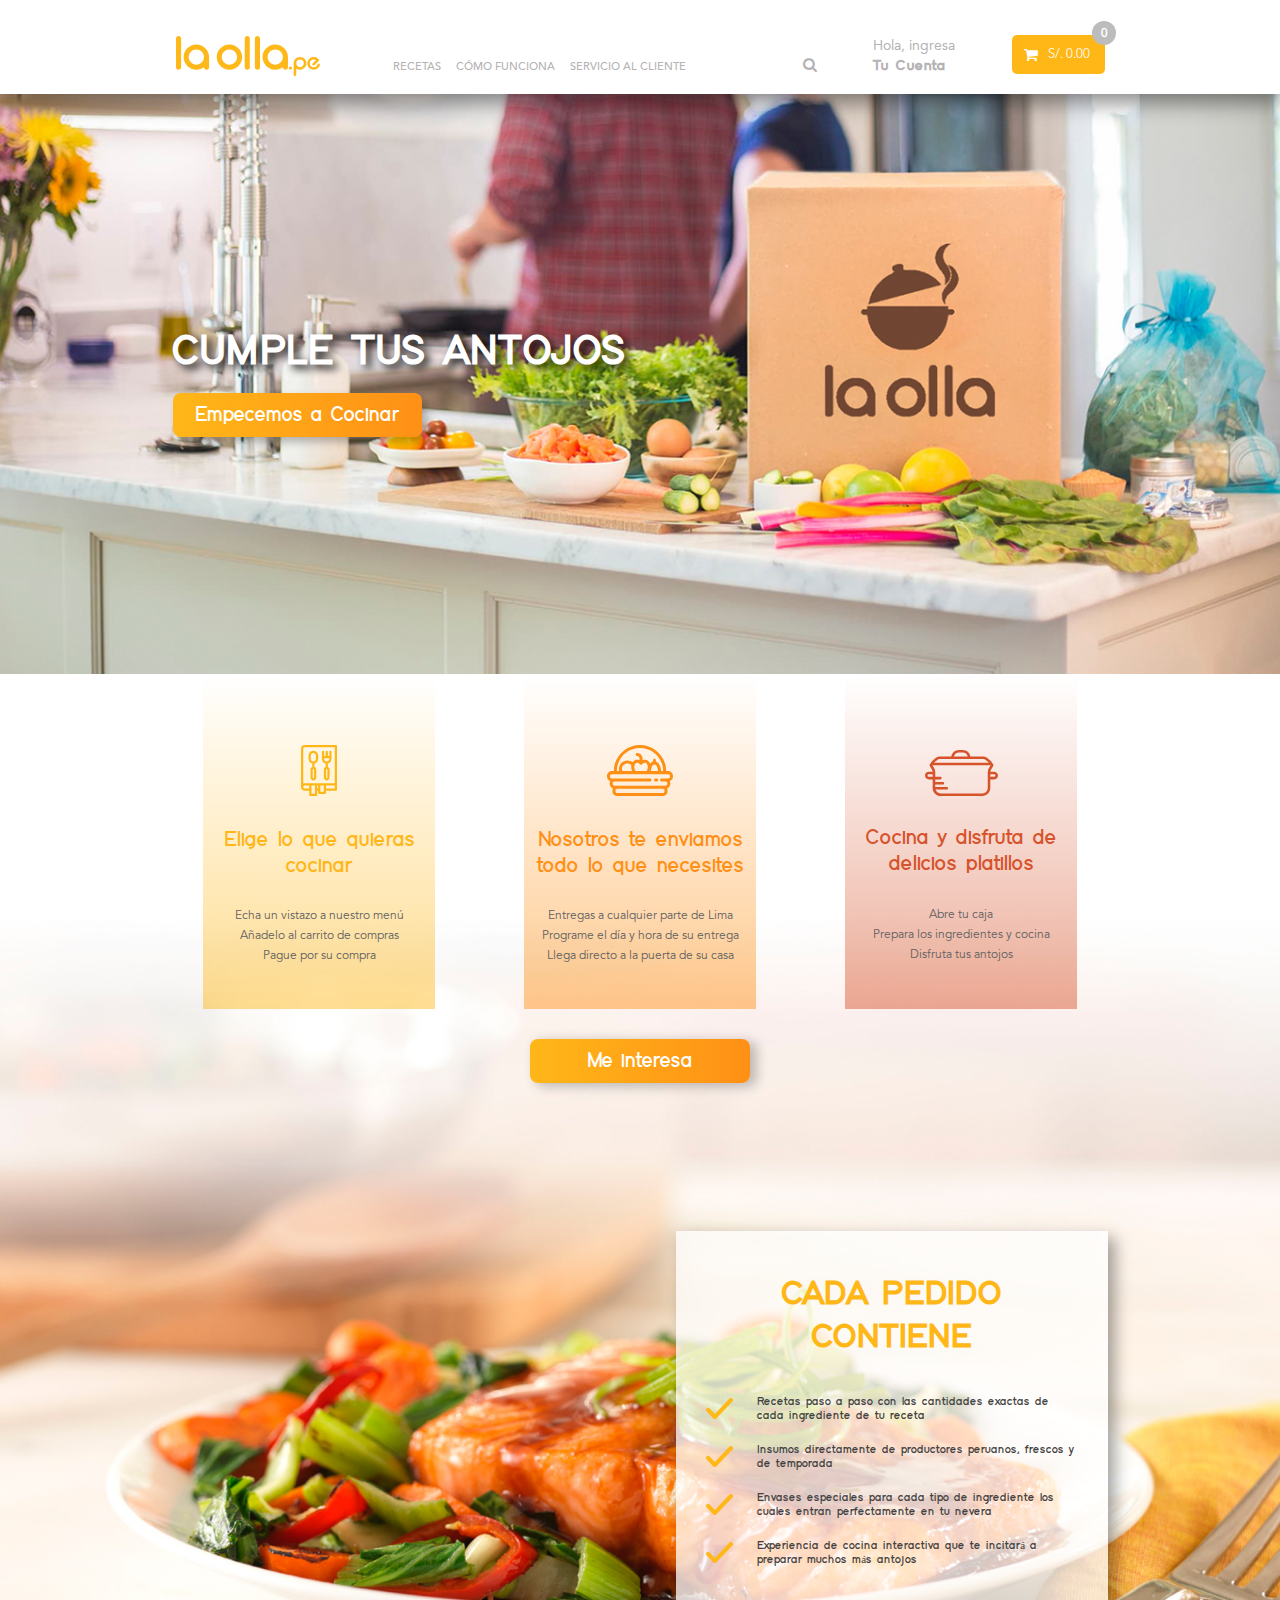
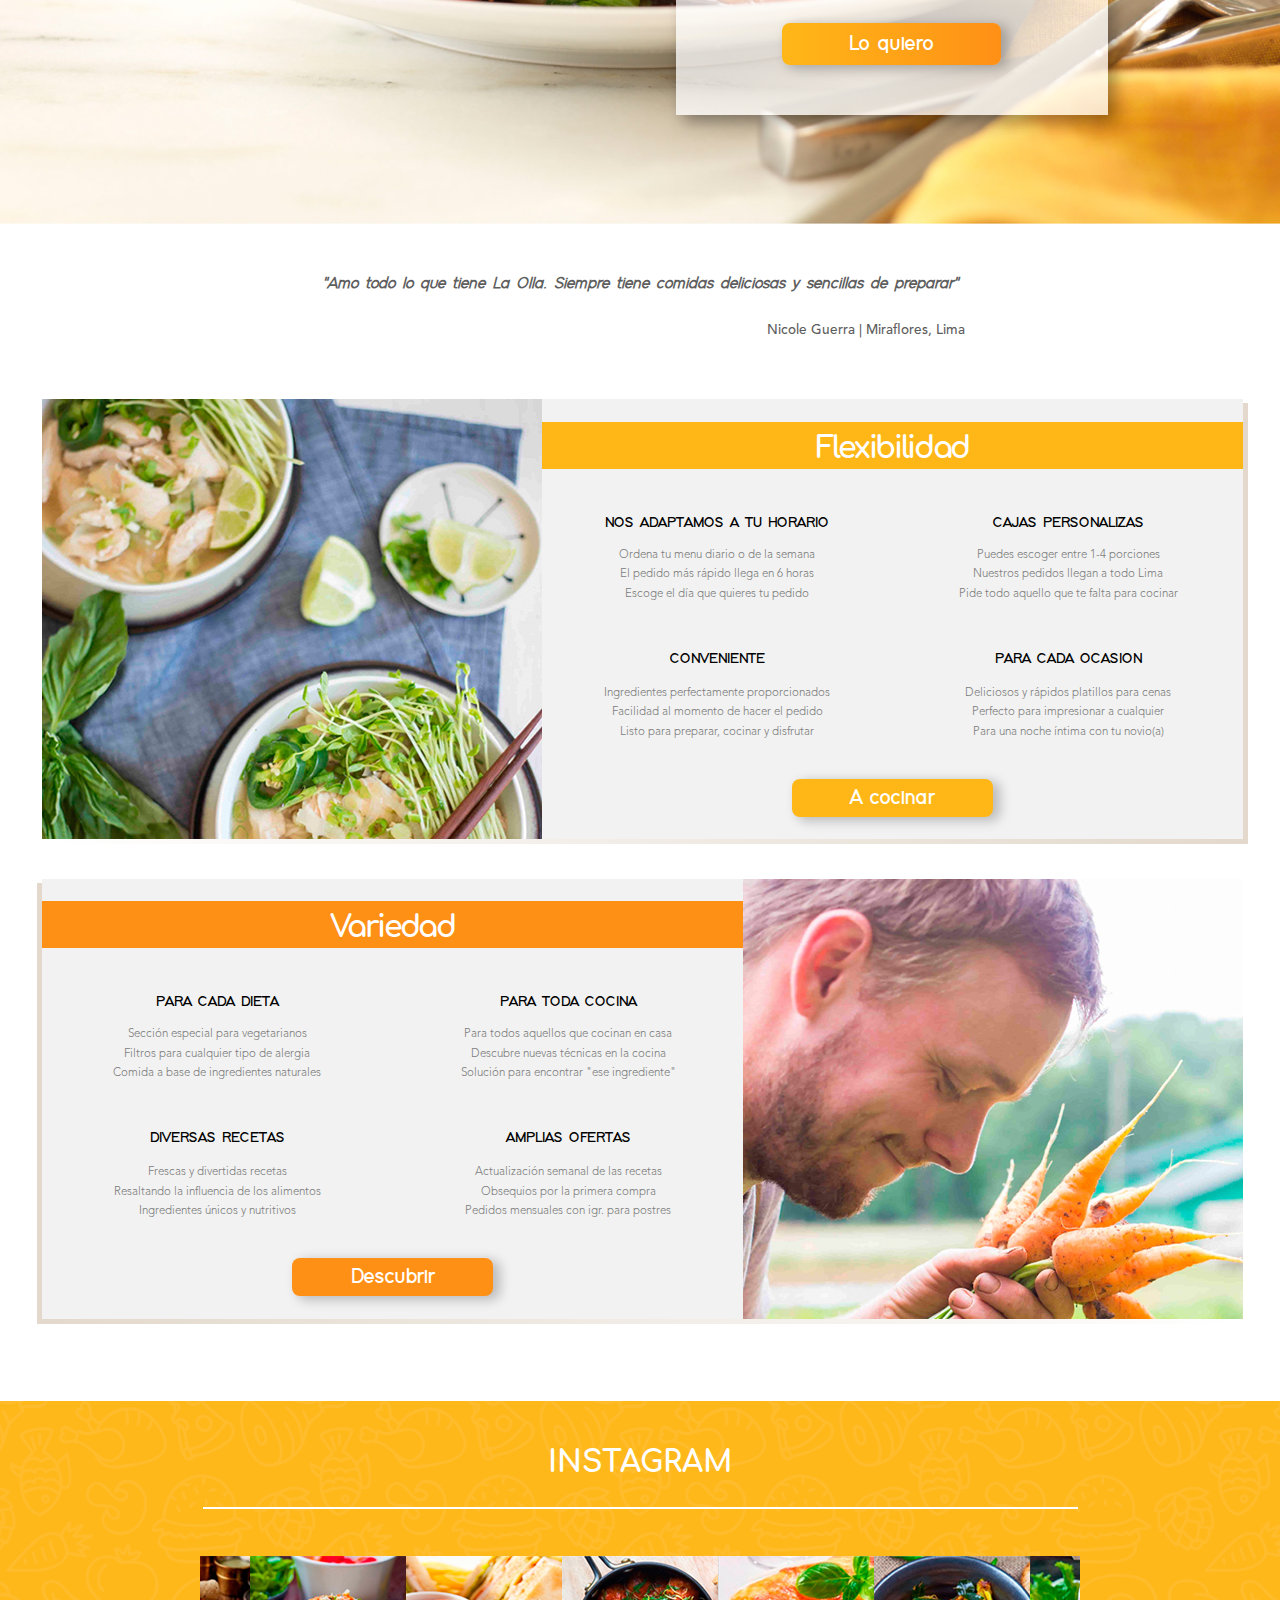
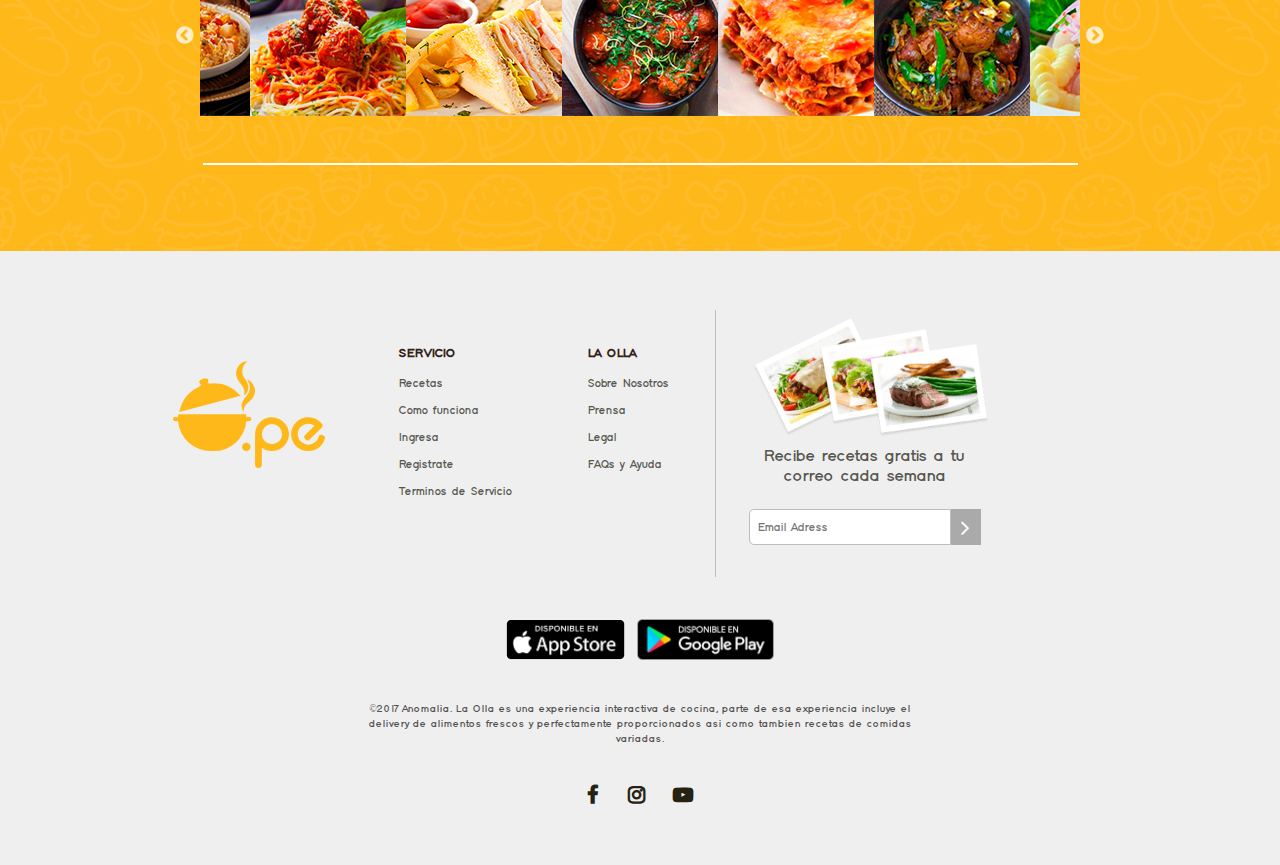
<file: index.html>
<!DOCTYPE html>
<html lang="es">
<head>
	<title>La Olla</title>
	<meta charset="UTF-8">
	<link rel="stylesheet" href="css/style.css">
	<link rel="stylesheet" type="text/css" href="css/font-awesome.css">
	<link rel="shortcut icon" type="image/x-png" href="images/logo.png"/>
	<link rel="stylesheet" href="slick/slick.css">
	<link rel="stylesheet" href="slick/slick-theme.css">

	<script type="text/javascript" src="js/jquery-3.4.1.min.js"></script>
	<script src="slick/slick.min.js"></script>
	<script type="text/javascript">
		$(document).ready(function(){
			  $('.sl').slick({
			   infinite: true,
			 	centerMode: true,
			 	slidesToShow: 5,
			  	slidesToScroll: 5,
			  	arrows: true,
			  });
			});
		</script>
	<meta name="viewport" content="width=device-width, initial-scale=1, maximum-scale=1, minimum-scale=1, user-scalable=yes">

</head>
<body>	
	<header class="header">
		<div class="container__alpha">
			<div class="header__bar">
				<div class="menu__bar">
					<ul>
						<li>RECETAS</li>
						<li>CÓMO FUNCIONA</li>
						<li>SERVICIO AL CLIENTE</li>
					</ul>
				<a href="#"><i class="fa fa-bars"></i></a>
				</div>
				<h1><a class="header__logo" href="index.html"><img class="header__image" src="images/laolla.svg" alt="Logo La Olla"></a></h1>
				<nav class="header__nav">
					<ul class="menu">
						<li class="menu__item"><a class="menu__link" href="recetas.html">RECETAS</a></li>
						<li class="menu__item"><a class="menu__link" href="#work">CÓMO FUNCIONA</a></li>
						<li class="menu__item"><a class="menu__link" href="#service">SERVICIO AL CLIENTE</a></li>
					</ul>
				</nav>
				<ul class="second-menu">
					<li class="menu__item"><a class="second-menu__link" href="#"><i class="icon-search fa fa-search" aria-hidden="true"></i></a>						
					</li>
					<li class="menu__item menu__item--alpha">
						<p class="menu__text">Hola, ingresa</p>
						<a href="#" class="menu__text--alpha">Tu Cuenta</a>				
					</li>
					<li class="menu__item">
						<div class="shopping__circle"><small>0</small></div>
						<div class="shopping__cart">
							<a class="shopping__button" href="comprar.html"><i class="fa fa-shopping-cart"><span class="shopping__text">S/. 0.00</span></i></a>
						</div>
					</li>
				</ul>
			</div>
		</div>
	</header>
	<main>
		<section class="home">		
			<div class="container">
				<div class="home__area">
					<div class="home__intro">
						<h2 class="home__title">CUMPLE TUS ANTOJOS</h2>
						<a class="button button__text" href="recetas.html">Empecemos a Cocinar</a>
					</div>
				</div>
			</div>			
		</section>		
		<section class="box-content">
			<div class="container">
				<ul class="steps">
					<li class="steps__item">
						<img class="recipes__icon" src="images/recipes-icon.svg" alt="Recetario Icon">

						<h4 class="steps__title">Elige lo que quieras cocinar</h4>
						<p class="steps__text">Echa un vistazo a nuestro menú</p>
						<p class="steps__text">Añadelo al carrito de compras</p>
						<p class="steps__text">Pague por su compra</p>
					</li>
					<li class="steps__item steps__item--alpha">
						<img class="basket__icon" src="images/basket-icon.svg" alt="Canasta Icon">		

						<h4 class="steps__title steps__title--alpha">Nosotros te enviamos todo lo que necesites</h4>
						<p class="steps__text">Entregas a cualquier parte de Lima</p>
						<p class="steps__text">Programe el día y hora de su entrega</p>
						<p class="steps__text">Llega directo a la puerta de su casa</p>
					</li>
					<li class="steps__item steps__item--beta">					
						<img class="olla__icon" src="images/olla-icon.svg" alt="Olla Icon">
											
						<h4 class="steps__title steps__title--beta">Cocina y disfruta de delicios platillos</h4>
						<p class="steps__text">Abre tu caja</p>
						<p class="steps__text">Prepara los ingredientes y cocina</p>
						<p class="steps__text">Disfruta tus antojos</p>
					</li>
				</ul>
				<div class="button-box">
					<a class="button button--alpha button__text" href="recetas.html">Me interesa</a>
				</div>
				<div class="pedido">
					<p class="pedido__title">CADA PEDIDO CONTIENE</p>
					<ul class="pedido__menu">
						<li class="pedido__item">							
							<img class="pedido__image" src="images/check1.svg" alt="Check">				
							<div class="pedido__text">Recetas paso a paso con las cantidades exactas de cada ingrediente de tu receta</div>
						</li>
						<li class="pedido__item">
							<img class="pedido__image" src="images/check1.svg" alt="Check">			
							<div class="pedido__text">Insumos directamente de productores peruanos, frescos y de temporada</div>
						</li>
						<li class="pedido__item">
							<img class="pedido__image" src="images/check1.svg" alt="Check">			
							<div class="pedido__text">Envases especiales para cada tipo de ingrediente los cuales entran perfectamente en tu nevera</div>
						</li>
						<li class="pedido__item">
							<img class="pedido__image" src="images/check1.svg" alt="Check">			
							<div class="pedido__text">Experiencia de cocina interactiva que te incitará a preparar muchos más antojos</div>
						</li>
					</ul>
					<div class="button-box">
						<a class="button button--beta button__text" href="recetas.html">Lo quiero</a>
					</div>
				</div>				
			</div>
		</section>
		<section class="opinion">
			<div class="container">
				<div class="opinion__box">
					<h5 class="opinion__text">"Amo todo lo que tiene La Olla. Siempre tiene comidas deliciosas y sencillas de preparar"</h5>
				<p class="opinion__autor">Nicole Guerra | Miraflores, Lima</p>
				</div>				
			</div>
		</section>
		<section class="tables">
			<div class="container__beta">				
				<div class="table__alpha">
					<ul class="table__menu">
						<li class="table__item">
							<img src="images/table1.jpg" alt="Foto Tabla 1">
						</li>
						<li class="table__item">
							<h3 class="table__title">
								Flexibilidad
							</h3>
							<ul class="table__menu--interior">
								<li class="table__item--iterior">
									<p class="table__title--interior">NOS ADAPTAMOS A TU HORARIO</p>
									<p class="table__text--interior">Ordena tu menu diario o de la semana</p>	
									<p class="table__text--interior">El pedido más rápido llega en 6 horas</p>
									<p class="table__text--interior">Escoge el día que quieres tu pedido</p>
								</li>
								<li class="table__item--iterior">
									<p class="table__title--interior">CAJAS PERSONALIZAS</p>
									<p class="table__text--interior">Puedes escoger entre 1-4 porciones</p>	
									<p class="table__text--interior">Nuestros pedidos llegan a todo Lima</p>
									<p class="table__text--interior">Pide todo aquello que te falta para cocinar</p>
								</li>
								<li class="table__item--iterior">
									<p class="table__title--interior table__title--interior--alpha">CONVENIENTE</p>
									<p class="table__text--interior">Ingredientes perfectamente proporcionados</p>	
									<p class="table__text--interior">Facilidad al momento de hacer el pedido</p>
									<p class="table__text--interior">Listo para preparar, cocinar y disfrutar</p>
								</li>
								<li class="table__item--iterior">
									<p class="table__title--interior table__title--interior--alpha">PARA CADA OCASION</p>
									<p class="table__text--interior">Deliciosos y rápidos platillos para cenas</p>	
									<p class="table__text--interior">Perfecto para impresionar a cualquier</p>
									<p class="table__text--interior">Para una noche íntima con tu novio(a)</p>
								</li>
								
							</ul>
								<div class="button-box">
									<a class="button button--delta button__text" href="recetas.html">A cocinar</a>
								</div>
						</li>
					</ul>
				</div>
				<div class="table__shadow"></div>

				<div class="table__alpha table__beta">
					<ul class="table__menu">						
						<li class="table__item">
							<h3 class="table__title table__title--beta">
								Variedad
							</h3>
							<ul class="table__menu--interior">
								<li class="table__item--iterior">
									<p class="table__title--interior">PARA CADA DIETA</p>
									<p class="table__text--interior">Sección especial para vegetarianos</p>	
									<p class="table__text--interior">Filtros para cualquier tipo de alergia</p>
									<p class="table__text--interior">Comida a base de ingredientes naturales</p>
								</li>
								<li class="table__item--iterior">
									<p class="table__title--interior">PARA TODA COCINA</p>
									<p class="table__text--interior">Para todos aquellos que cocinan en casa</p>	
									<p class="table__text--interior">Descubre nuevas técnicas en la cocina</p>
									<p class="table__text--interior">Solución para encontrar "ese ingrediente"</p>
								</li>
								<li class="table__item--iterior">
									<p class="table__title--interior table__title--interior--alpha">DIVERSAS RECETAS</p>
									<p class="table__text--interior">Frescas y divertidas recetas</p>	
									<p class="table__text--interior">Resaltando la influencia de los alimentos</p>
									<p class="table__text--interior">Ingredientes únicos y nutritivos</p>
								</li>
								<li class="table__item--iterior">
									<p class="table__title--interior table__title--interior--alpha">AMPLIAS OFERTAS</p>
									<p class="table__text--interior">Actualización semanal de las recetas</p>	
									<p class="table__text--interior">Obsequios por la primera compra</p>
									<p class="table__text--interior">Pedidos mensuales con igr. para postres</p>
								</li>
								
							</ul>
								<div class="button-box">
									<a class="button button--delta button--delta_2 button__text" href="recetas.html">Descubrir</a>
								</div>
						</li>
						<li class="table__item">
							<img src="images/table2.jpg" alt="Foto Tabla 2">
						</li>
					</ul>
				</div>
				<div class="table__shadow table__shadow--beta"></div>
			</div>
		</section>
		<section class="instagram">
			<div class="container__delta">
				<h3 class="instagram__title">INSTAGRAM</h3>
				<div class="instagram__line"></div>
				<div class="sl">
	  				<div><img src="images/foto1.jpg" alt="Foto 1"></div>
					<div><img src="images/foto2.jpg" alt="Foto 2"></div>
					<div><img src="images/foto3.jpg" alt="Foto 3"></div>
					<div><img src="images/foto4.jpg" alt="Foto 4"></div>
					<div><img src="images/foto5.jpg" alt="Foto 5"></div>
					<div><img src="images/foto6.jpg" alt="Foto 6"></div>
					<div><img src="images/foto7.jpg" alt="Foto 7"></div>
				</div>
				<div class="instagram__line instagram__line--bot"></div>
			</div>			
		</section>
	</main>
	<footer>
		<div class="container">
			<div class="footer__col">
				<img class="footer__logo" src="images/web.svg" alt="Olla.pe Logo">		
			</div>
			<div class="footer__col--alpha">
				<p class="footer__title">SERVICIO</p>
				<a class="footer__link" href="recetas.html"><p class="footer__text">Recetas</p></a>
				<a class="footer__link" href="#"><p class="footer__text">Como funciona</p></a>
				<a class="footer__link" href="#"><p class="footer__text">Ingresa</p></a>
				<a class="footer__link" href="#"><p class="footer__text">Registrate</p></a>
				<a class="footer__link" href="#"><p class="footer__text">Terminos de Servicio</p></a>
			</div>
			<div class="footer__col--beta">
				<p class="footer__title">LA OLLA</p>
				<a class="footer__link" href="#"><p class="footer__text">Sobre Nosotros</p></a>
				<a class="footer__link" href="#"><p class="footer__text">Prensa</p></a>
				<a class="footer__link" href="#"><p class="footer__text">Legal</p></a>
				<a class="footer__link" href="#"><p class="footer__text">FAQs y Ayuda</p></a>
			</div>
			<div class="footer__line"></div>
			<div class="footer__col--delta">				
				<img class="footer__image" src="images/photos.png" alt="Grupo de Fotos">
				<p class="footer__col--delta-text">Recibe recetas gratis a tu correo cada semana</p>
				<form class="form">
					<input class="email" type="email" placeholder="Email Adress"><!--
							--><button class="button__form" type="submit"><i class="fa fa-angle-right" aria-hidden="true"></i></button>
				</form>
			</div>
		</div>
		<div class="container">
			<div class="container__flex">				
				<img class="container__img" src="images/app-store.png" alt="AppStore">
				<img class="container__img container__imgA" src="images/google-play.png" alt="GooglePlay">
				<p class="legals">©2017 Anomalia. La Olla es una experiencia interactiva de cocina, parte de esa experiencia incluye el delivery de alimentos frescos y perfectamente proporcionados asi como tambien recetas de comidas variadas.</p>
				<ul class="footer__list">
					<li class="footer__item">
						<a href="#"><i class="fa fa-facebook footer__icon" aria-hidden="true"></i></a>
					</li>
					<li class="footer__item">
						<a href="#"><i class="fa fa-instagram footer__icon" aria-hidden="true"></i></a>
					</li>
					<li class="footer__item">
						<a href="#"><i class="fa fa-youtube-play footer__icon" aria-hidden="true"></i></a>
					</li>
				</ul>
			</div>
		</div>
	</footer>
</body>
</html>
</file>
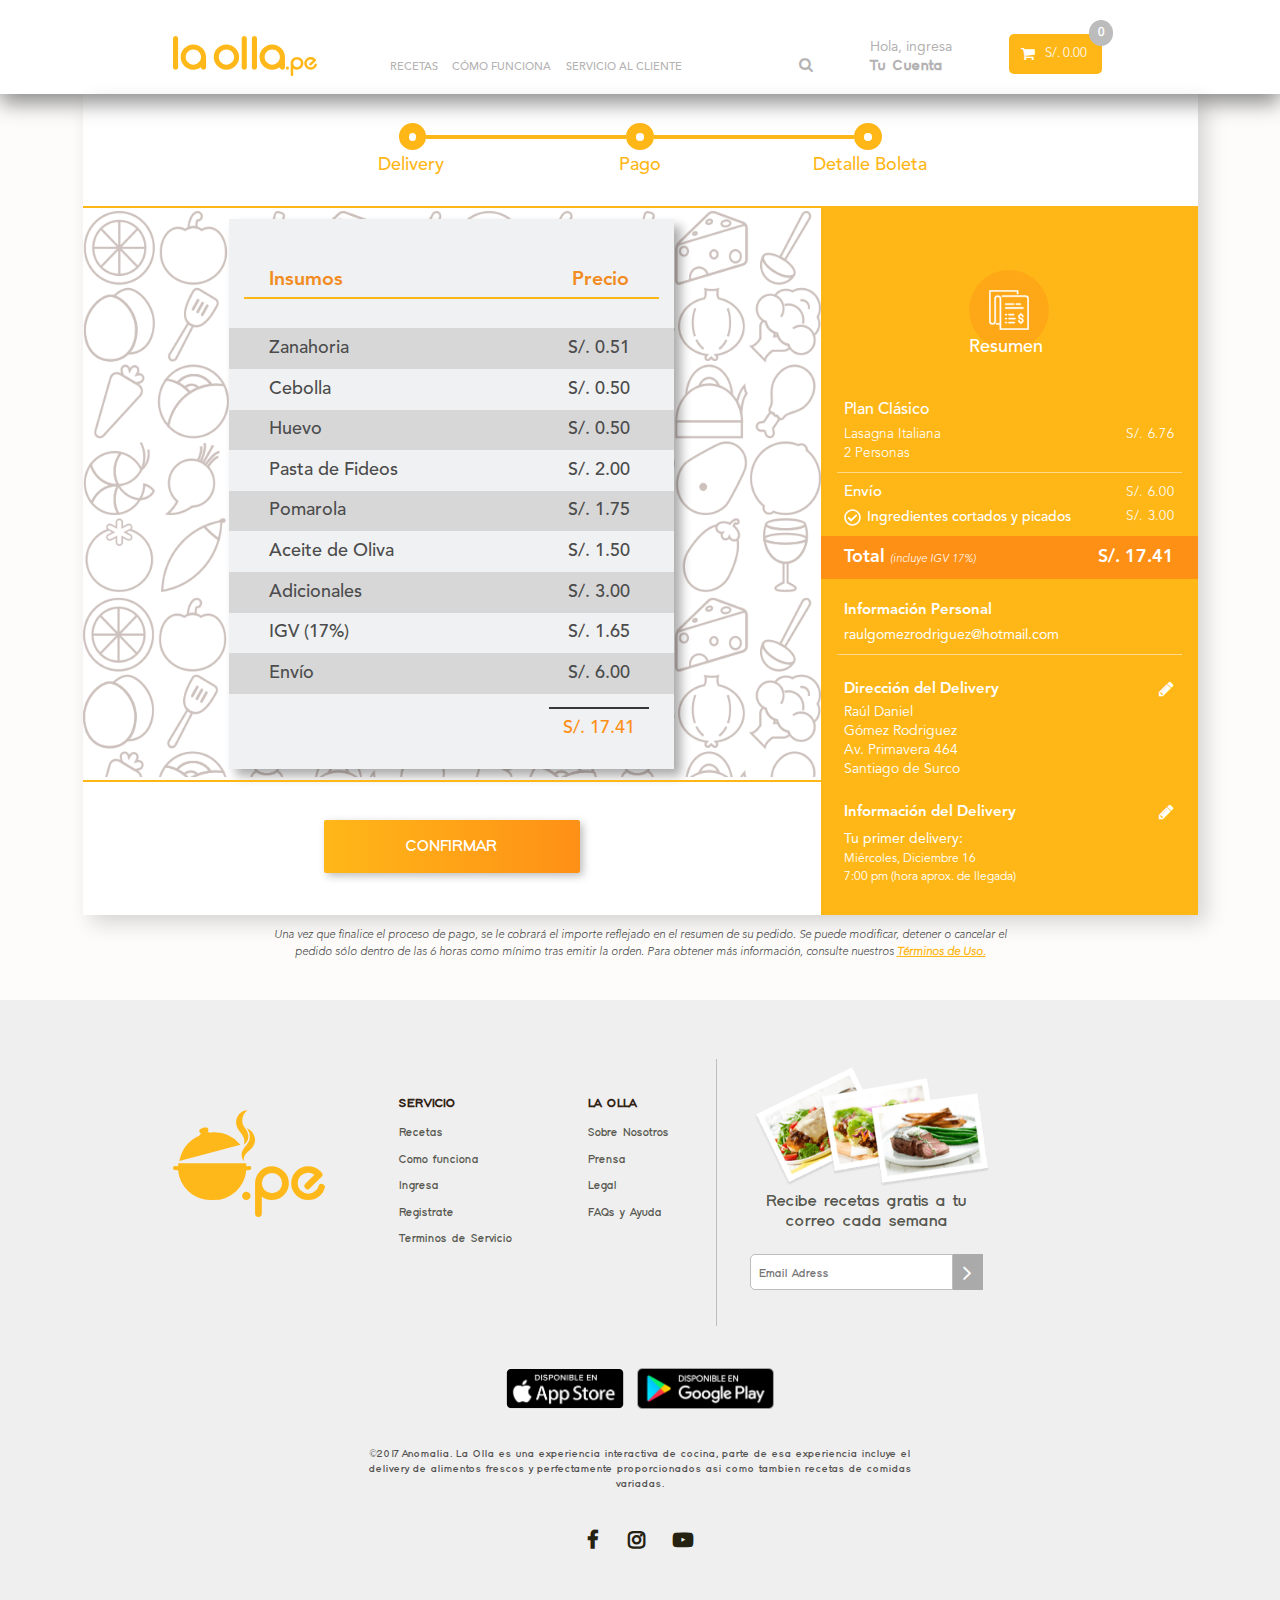
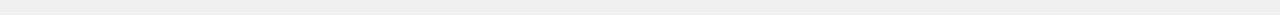
<file: boleta.html>
<!DOCTYPE html>
<html lang="es">
<head>

	<title>Detalle Boleta</title>
	<meta charset="UTF-8">
	<link rel="stylesheet" href="bootstrap4/css/bootstrap.min.css">
	<link rel="stylesheet" href="css/style.css">
	<link rel="stylesheet" type="text/css" href="css/font-awesome.css">
	<link rel="shortcut icon" type="image/x-png" href="images/logo.png"/>

	<meta name="viewport" content="width=device-width, initial-scale=1, maximum-scale=1, minimum-scale=1, user-scalable=yes">
	
</head>
<body class="body__bs">	
	<header class="header">
		<div class="container container__bs">
			<div class="header__bar">
				<div class="menu__bar">
					<ul>
						<li>RECETAS</li>
						<li>CÓMO FUNCIONA</li>
						<li>SERVICIO AL CLIENTE</li>
					</ul>
				<a href="#"><i class="fa fa-bars"></i></a>
				</div>
				<h1><a class="header__logo" href="index.html"><img class="header__image" src="images/laolla.svg" alt="Logo La Olla"></a></h1>
				<nav class="header__nav">
					<ul class="menu">
						<li class="menu__item"><a class="menu__link menu__linkbs" href="recetas.html">RECETAS</a></li>
						<li class="menu__item"><a class="menu__link menu__linkbs" href="#work">CÓMO FUNCIONA</a></li>
						<li class="menu__item"><a class="menu__link menu__linkbs" href="#service">SERVICIO AL CLIENTE</a></li>
					</ul>
				</nav>
				<ul class="second-menu">
					<li class="menu__item"><a class="second-menu__link" href="#"><i class="icon-search icon-search-bs fa fa-search" aria-hidden="true"></i></a>						
					</li>
					<li class="menu__item menu__item--alpha">
						<p class="menu__text menu__text__bs">Hola, ingresa</p>
						<a href="#" class="menu__text--alpha">Tu Cuenta</a>				
					</li>
					<li class="menu__item">
						<div class="shopping__circle shopping__circle__bs"><small class="shopping__articles__bs">0</small></div>
						<div class="shopping__cart">
							<a class="shopping__button shopping__button__bs" href="comprar.html"><i class="fa fa-shopping-cart"><span class="shopping__text">S/. 0.00</span></i></a>
						</div>
					</li>
				</ul>
			</div>
		</div>
	</header>
	<main class="buy2__background buy3__background">
		<div class="buy2__box buy3__box">
			<div class="buy2__statusbar">
				<div class="buy2__statusarea">
					<div class="buy2__deliveryarea">
						<div class="buy2__circle"><div class="buy2__littlecircle"></div></div>						
					</div>
					<div class="buy2__horizontal-line buy2__horizontal-lineA"></div>
					<div class="buy2__deliveryarea">
						<div class="buy2__circle"><div class="buy2__littlecircle"></div></div>						
					</div>
					<div class="buy2__horizontal-line buy2__horizontal-lineA"></div>
					<div class="buy2__deliveryarea">
						<div class="buy2__circle"><div class="buy2__littlecircle"></div></div>						
					</div>							
				</div>
				<div class="buy2__statusarea--alpha">
						<h2 class="buy2__deliverytext"><a class="buy2__atajo-link" href="comprar2.html">Delivery</a></h2>
						<h2 class="buy2__deliverytext--alpha buy2__deliverytext--beta"><a class="buy2__atajo-link" href="comprar3.html">Pago</a>
						</h2>
						<h2 class="buy2__deliverytext--alpha buy2__deliverytext--beta"><a class="buy2__atajo-link" href="boleta.html">Detalle Boleta</a>
						</h2>	
					</div>
			</div>
			<div class="buy2__box--alpha">			
				<div class="buy2__box--beta">
				<div class="boleta__form">
					<div class="boleta__background">
						<div class="boleta__row">
							<div class="boleta__column">
								<p class="boleta__title">Insumos</p>
							</div>
							<div class="boleta__columnA">
								<p class="boleta__title">Precio</p>
							</div>
						</div>
						<div class="boleta__row--alpha">
								<p class="boleta__insumo">Zanahoria</p>
								<p class="boleta__precio">S/. 0.51</p>
						</div>
						<div class="boleta__row--alpha boleta__row--beta">
								<p class="boleta__insumo">Cebolla</p>
								<p class="boleta__precio">S/. 0.50</p>
						</div>
						<div class="boleta__row--alpha">
								<p class="boleta__insumo">Huevo</p>
								<p class="boleta__precio">S/. 0.50</p>
						</div>
							<div class="boleta__row--alpha boleta__row--beta">
								<p class="boleta__insumo">Pasta de Fideos</p>
								<p class="boleta__precio">S/. 2.00</p>
						</div>
						<div class="boleta__row--alpha">
								<p class="boleta__insumo">Pomarola</p>
								<p class="boleta__precio">S/. 1.75</p>
						</div>
						<div class="boleta__row--alpha boleta__row--beta">
								<p class="boleta__insumo">Aceite de Oliva</p>
								<p class="boleta__precio">S/. 1.50</p>
						</div>
						<div class="boleta__row--alpha">
								<p class="boleta__insumo">Adicionales</p>
								<p class="boleta__precio">S/. 3.00</p>
						</div>
							<div class="boleta__row--alpha boleta__row--beta">
								<p class="boleta__insumo">IGV (17%)</p>
								<p class="boleta__precio">S/. 1.65</p>
						</div>
						<div class="boleta__row--alpha">
								<p class="boleta__insumo">Envío</p>
								<p class="boleta__precio">S/. 6.00</p>
						</div>
						<div class="boleta__row--delta">
							<p class="boleta__preciofinal">S/. 17.41</p>
						</div>
					</div>
				</div>
				<div class="buy2__submit-area">
					<div class="buy3__submit-button"><button id="buy2__button" href="#">CONFIRMAR</button></div>
				</div>				
			</div>
			<div class="buy2__resumen buy3__resumen">
				<div class="buy2__resumen--iconarea buy3__resumen--iconarea">
					<div class="buy2__resumen--circle">
					<img class="buy2__resumen--circle--image" src="images/boleta.svg" alt="Boleta Icono">
					</div>
					<h3 class="buy2__resumen--title">Resumen</h3>
				</div>
				<div class="buy2__paragrahp1">
					<p class="buy2__paragraph1--title">Plan Clásico</p>
					<div class="buy2__paragrahp1--row">
						<p>Lasagna Italiana</p>
						<p class="buy2__paragrahp2--prices">S/. 6.76</p>
					</div>
					<p class="buy2__paragrahp1--persons">2 Personas</p>
				</div>
				<div class="buy2__paragrahp2">
					<div class="buy2__paragrahp1--row">
						<p class="buy2__paragraph2--title">Envío</p>
						<p class="buy2__paragrahp2--prices">S/. 6.00</p>
					</div>
					
					<div class="buy2__paragrahp1--row buy2__paragrahp2--row">											
						<p class="buy2__paragraph2--checkbox"><img class="buy2__check-icon" src="images/check-circle-regular.svg" alt="Check Icon Comprar">Ingredientes cortados y picados</p>	
						<p class="buy2__paragrahp2--prices">S/. 3.00</p>
					</div>
				</div>
				<div class="buy2__paragrahp3--background">
					<div class="buy2__paragrahp3">
						<div class="buy2__paragrahp1--row">
							<p>Total <span class="buy2__paragrahp3--igv">(incluye IGV 17%)</span></p>
							<p>S/. 17.41</p>
						</div>
					</div>
				</div>
				<div class="buy2__paragrahp4 buy3__paragrahp4 buy3__paragrahp4__bs">
					<p class="buy2__paragrahp4--title buy2__paragrahp4--title__bs">Información Personal</p>
					<span class="buy3__span">raulgomezrodriguez@hotmail.com</span>
				</div>
				<div class="buy3__paragrahp6 buy3__paragrahp6__bs">
					<div class="buy2__paragrahp1--row">
						<p class="buy2__paragrahp5--title">Dirección del Delivery</p>
						<a href="#"><i class="fa fa-pencil" aria-hidden="true"></i></a>
					</div>
					<div class="buy3__paragrahp6--alpha">
						<p class="buy3__paragrahp6--alpha--name">Raúl Daniel</p>
						<p class="buy3__paragrahp6--alpha--lname">Gómez Rodriguez</p>
						<p class="buy3__paragrahp6--alpha--adress">Av. Primavera 464</p>
						<p class="buy3__paragrahp6--alpha--district">Santiago de Surco</p>
					</div>
				</div>
				<div class="buy2__paragrahp5">
					<div class="buy2__paragrahp1--row">
						<p class="buy2__paragrahp5--title">Información del Delivery</p>
						<a href="#"><i class="fa fa-pencil" aria-hidden="true"></i></a>
					</div>
					<div class="buy2__paragrahp5--alpha buy2__paragrahp5--alpha__bs">
						<p class="buy2__paragrahp5--alpha--title">Tu primer delivery:</p>
						<p class="buy2__paragrahp5--alpha--textA">Miércoles, Diciembre 16</p>
						<p class="buy2__paragrahp5--alpha--textB">7:00 pm (hora aprox. de llegada)</p>
					</div>					
				</div>				
			</div>
			</div>
			<div class="buy3__legals">
				<p class="buy3__legals__bs">Una vez que finalice el proceso de pago, se le cobrará el importe reflejado en el resumen de su pedido. Se puede modificar, detener o cancelar el pedido sólo dentro de las 6 horas como mínimo tras emitir la orden.  Para obtener más información, consulte nuestros <a href="#" class="buy3__legals--link">Términos de Uso.</a></p>	
			</div>
				
		</div>
	</main>
	<footer class="footer__bs">
		<div class="container">
			<div class="footer__col">
				<img class="footer__logo" src="images/web.svg" alt="Olla.pe Logo">		
			</div>
			<div class="footer__col--alpha">
				<p class="footer__title">SERVICIO</p>
				<a class="footer__link footer__link__bs" href="#"><p class="footer__text">Recetas</p></a>
				<a class="footer__link footer__link__bs" href="#"><p class="footer__text">Como funciona</p></a>
				<a class="footer__link footer__link__bs" href="#"><p class="footer__text">Ingresa</p></a>
				<a class="footer__link footer__link__bs" href="#"><p class="footer__text">Registrate</p></a>
				<a class="footer__link footer__link__bs" href="#"><p class="footer__text">Terminos de Servicio</p></a>
			</div>
			<div class="footer__col--beta">
				<p class="footer__title">LA OLLA</p>
				<a class="footer__link footer__link__bs" href="#"><p class="footer__text">Sobre Nosotros</p></a>
				<a class="footer__link footer__link__bs" href="#"><p class="footer__text">Prensa</p></a>
				<a class="footer__link footer__link__bs" href="#"><p class="footer__text">Legal</p></a>
				<a class="footer__link footer__link__bs" href="#"><p class="footer__text">FAQs y Ayuda</p></a>
			</div>
			<div class="footer__line"></div>
			<div class="footer__col--delta">				
				<img class="footer__image" src="images/photos.png" alt="Grupo de Fotos">
				<p class="footer__col--delta-text">Recibe recetas gratis a tu correo cada semana</p>
				<form class="form">
					<input class="email" type="email" placeholder="Email Adress"><!--
							--><button class="button__form" type="submit"><i class="fa fa-angle-right" aria-hidden="true"></i></button>
				</form>
			</div>
		</div>
		<div class="container">
			<div class="container__flex">				
				<img class="container__img" src="images/app-store.png" alt="AppStore">
				<img class="container__img container__imgA" src="images/google-play.png" alt="GooglePlay">
				<p class="legals">©2017 Anomalia. La Olla es una experiencia interactiva de cocina, parte de esa experiencia incluye el delivery de alimentos frescos y perfectamente proporcionados asi como tambien recetas de comidas variadas.</p>
				<ul class="footer__list">
					<li class="footer__item">
						<a href="#"><i class="fa fa-facebook footer__icon" aria-hidden="true"></i></a>
					</li>
					<li class="footer__item">
						<a href="#"><i class="fa fa-instagram footer__icon" aria-hidden="true"></i></a>
					</li>
					<li class="footer__item">
						<a href="#"><i class="fa fa-youtube-play footer__icon" aria-hidden="true"></i></a>
					</li>
				</ul>
			</div>
		</div>
	</footer>

	<script src="js/jquery-3.4.1.min.js"></script>
	<script src="popper/popper.min.js"></script>
	<script src="bootstrap4/js/bootstrap.min.js"></script>
	
	<!-- Pugin Sweet Alert 2 -->
	<script src="plugins/sweetAlert2/sweetalert2.all.min.js"></script>
	<script src="codigo.js"></script>
</body>
</html>
</file>
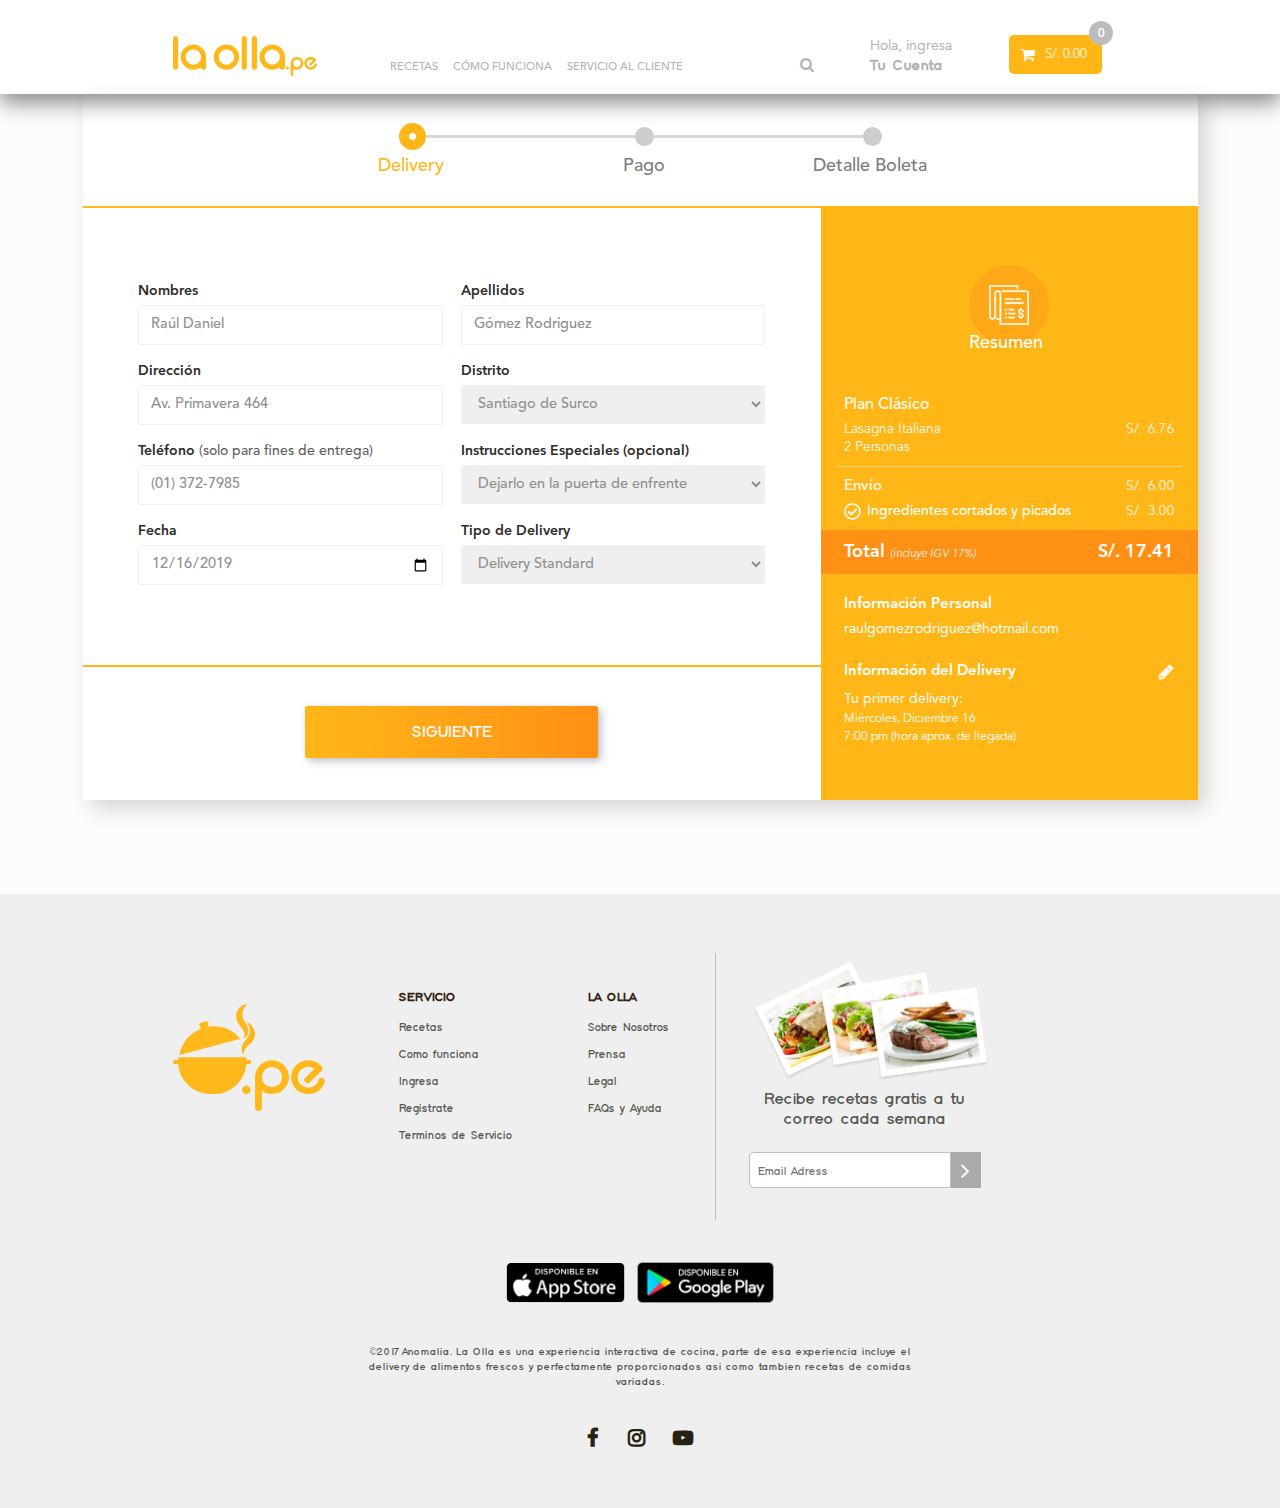
<file: comprar2.html>
<!DOCTYPE html>
<html lang="es">
<head>

	<title>Comprar Paso 2</title>
	<meta charset="UTF-8">
	<link rel="stylesheet" href="css/style.css">
	<link rel="stylesheet" type="text/css" href="css/font-awesome.css">
	<link rel="shortcut icon" type="image/x-png" href="images/logo.png"/>

	<meta name="viewport" content="width=device-width, initial-scale=1, maximum-scale=1, minimum-scale=1, user-scalable=yes">
	
</head>
<body>	
	<header class="header">
		<div class="container">
			<div class="header__bar">
				<div class="menu__bar">
					<ul>
						<li>RECETAS</li>
						<li>CÓMO FUNCIONA</li>
						<li>SERVICIO AL CLIENTE</li>
					</ul>
				<a href="#"><i class="fa fa-bars"></i></a>
				</div>
				<h1><a class="header__logo" href="index.html"><img class="header__image" src="images/laolla.svg" alt="Logo La Olla"></a></h1>
				<nav class="header__nav">
					<ul class="menu">
						<li class="menu__item"><a class="menu__link" href="recetas.html">RECETAS</a></li>
						<li class="menu__item"><a class="menu__link" href="#work">CÓMO FUNCIONA</a></li>
						<li class="menu__item"><a class="menu__link" href="#service">SERVICIO AL CLIENTE</a></li>
					</ul>
				</nav>
				<ul class="second-menu">
					<li class="menu__item"><a class="second-menu__link" href="#"><i class="icon-search fa fa-search" aria-hidden="true"></i></a>						
					</li>
					<li class="menu__item menu__item--alpha">
						<p class="menu__text">Hola, ingresa</p>
						<a href="#" class="menu__text--alpha">Tu Cuenta</a>				
					</li>
					<li class="menu__item">
						<div class="shopping__circle"><small>0</small></div>
						<div class="shopping__cart">
							<a class="shopping__button" href="comprar.html"><i class="fa fa-shopping-cart"><span class="shopping__text">S/. 0.00</span></i></a>
						</div>
					</li>
				</ul>
			</div>
		</div>
	</header>
	<main class="buy2__background">
		<div class="buy2__box">
			<div class="buy2__statusbar">
				<div class="buy2__statusarea">
					<div class="buy2__deliveryarea">
						<div class="buy2__circle"><div class="buy2__littlecircle"></div></div>						
					</div>
					<div class="buy2__horizontal-line"></div>
					<div class="buy2__deliveryarea">
						<div class="buy2__circle--alpha"></div>						
					</div>
					<div class="buy2__horizontal-line"></div>
					<div class="buy2__deliveryarea">
						<div class="buy2__circle--alpha"></div>						
					</div>							
				</div>
				<div class="buy2__statusarea--alpha">
						<h2 class="buy2__deliverytext"><a class="buy2__atajo-link" href="comprar2.html">Delivery</a></h2>
						<h2 class="buy2__deliverytext--alpha buy2__deliverytext--beta">
						Pago</h2>
						<h2 class="buy2__deliverytext--alpha">Detalle Boleta</h2>	
					</div>
			</div>
			<div class="buy2__box--alpha">			
				<div class="buy2__box--beta">
				<div class="buy2__form">
					<form action="/action_page.php" class="buy__formA">
					<div class="buy2__form--row">
						<div class="buy2__form--column buy2__form--columnA">
							<label>Nombres</label>
							<input type="text" id="nombres" value="Raúl Daniel">
						</div>
						<div class="buy2__form--column">
							<label>Apellidos</label>
							<input type="text" id="apellidos" value="Gómez Rodriguez">
						</div>						
					</div>
					<div class="buy2__form--row">
						<div class="buy2__form--column buy2__form--columnA">
							<label>Dirección</label>
							<input type="text" id="direccion" value="Av. Primavera 464">
						</div>
						<div class="buy2__form--column">
							<label>Distrito</label>
							  <select id="district" name="distrito">
							    <option value="barranco">Barranco</option>
							    <option value="brena">Breña</option>
							    <option value="cercado">Cercado</option>
							    <option value="jesusmaria">Jesús María</option>
							    <option value="lamolina">La Molina</option>
							    <option value="lavictoria">La Victoria</option>
							    <option value="lince">Lince</option>
							    <option value="magdalena">Magdalena</option>
							    <option value="miraflores">Miraflores</option>
							    <option value="pueblolibre">Pueblo Libre</option>
							    <option value="sanborja">San Borja</option>
							    <option value="sanisidro">San Isidro</option>
							    <option value="sanmiguel">San Miguel</option>
							    <option value="surco" selected>Santiago de Surco</option>
							    <option value="surquillo">Surquillo</option>
							  </select>
						</div>					
					</div>
					<div class="buy2__form--row">
						<div class="buy2__form--column buy2__form--columnA">
							<label>Teléfono <span class="buy2__form--specialtxt">(solo para fines de entrega)</span></label>
							<input type="tel" id="telefono" value="(01) 372-7985">
						</div>
						<div class="buy2__form--column">
							<label>Instrucciones Especiales (opcional)</label>
							<select id="instructions" name="instrucciones">
								<option value="frontdoor" selected>Dejarlo en la puerta de enfrente</option>
								<option value="lobby">Dejarlo en el lobby</option>
								<option value="bell">Tocar el timbre</option>				  
								<option value="message">Llamar antes de llegar</option>
							</select>
						</div>
					</div>
					<div class="buy2__form--row">
						<div class="buy2__form--column buy2__form--columnA">
							<label>Fecha</label>
							<input type="date" id="fecha" value="2019-12-16">
						</div>
						<div class="buy2__form--column">
							<label>Tipo de Delivery</label>
							<select id="tipodelivery" name="delverytype">
								<option value="standard" selected="">Delivery Standard</option>
								<option value="express">Delivery Express</option>
							</select>
						</div>
					</div>	
				</form>
				</div>
				<div class="buy2__submit-area">
					<div class="buy2__submit-button"><a href="comprar3.html">SIGUIENTE</a></div>
				</div>
			</div>
			<div class="buy2__resumen">
				<div class="buy2__resumen--iconarea">
					<div class="buy2__resumen--circle">
					<img class="buy2__resumen--circle--image" src="images/boleta.svg" alt="Boleta Icono">
					</div>
					<h3 class="buy2__resumen--title">Resumen</h3>
				</div>
				<div class="buy2__paragrahp1">
					<p class="buy2__paragraph1--title">Plan Clásico</p>
					<div class="buy2__paragrahp1--row">
						<p>Lasagna Italiana</p>
						<p class="buy2__paragrahp2--prices">S/. 6.76</p>
					</div>
					<p class="buy2__paragrahp1--persons">2 Personas</p>
				</div>
				<div class="buy2__paragrahp2">
					<div class="buy2__paragrahp1--row">
						<p class="buy2__paragraph2--title">Envío</p>
						<p class="buy2__paragrahp2--prices">S/. 6.00</p>
					</div>
					
					<div class="buy2__paragrahp1--row buy2__paragrahp2--row">											
						<p class="buy2__paragraph2--checkbox"><img class="buy2__check-icon" src="images/check-circle-regular.svg" alt="Check Icon Comprar">Ingredientes cortados y picados</p>	
						<p class="buy2__paragrahp2--prices">S/. 3.00</p>
					</div>
				</div>
				<div class="buy2__paragrahp3--background">
					<div class="buy2__paragrahp3">
						<div class="buy2__paragrahp1--row">
							<p>Total <span class="buy2__paragrahp3--igv">(incluye IGV 17%)</span></p>
							<p>S/. 17.41</p>
						</div>
					</div>
				</div>
				<div class="buy2__paragrahp4">
					<p class="buy2__paragrahp4--title">Información Personal</p>
					<span>raulgomezrodriguez@hotmail.com</span>
				</div>
				<div class="buy2__paragrahp5">
					<div class="buy2__paragrahp1--row">
						<p class="buy2__paragrahp5--title">Información del Delivery</p>
						<a href="#"><i class="fa fa-pencil" aria-hidden="true"></i></a>
					</div>
					<div class="buy2__paragrahp5--alpha">
						<p class="buy2__paragrahp5--alpha--title">Tu primer delivery:</p>
						<p class="buy2__paragrahp5--alpha--textA">Miércoles, Diciembre 16</p>
						<p class="buy2__paragrahp5--alpha--textB">7:00 pm (hora aprox. de llegada)</p>
					</div>					
				</div>				
			</div>
			</div>		
		</div>
	</main>
	<footer>
		<div class="container">
			<div class="footer__col">
				<img class="footer__logo" src="images/web.svg" alt="Olla.pe Logo">		
			</div>
			<div class="footer__col--alpha">
				<p class="footer__title">SERVICIO</p>
				<a class="footer__link" href="#"><p class="footer__text">Recetas</p></a>
				<a class="footer__link" href="#"><p class="footer__text">Como funciona</p></a>
				<a class="footer__link" href="#"><p class="footer__text">Ingresa</p></a>
				<a class="footer__link" href="#"><p class="footer__text">Registrate</p></a>
				<a class="footer__link" href="#"><p class="footer__text">Terminos de Servicio</p></a>
			</div>
			<div class="footer__col--beta">
				<p class="footer__title">LA OLLA</p>
				<a class="footer__link" href="#"><p class="footer__text">Sobre Nosotros</p></a>
				<a class="footer__link" href="#"><p class="footer__text">Prensa</p></a>
				<a class="footer__link" href="#"><p class="footer__text">Legal</p></a>
				<a class="footer__link" href="#"><p class="footer__text">FAQs y Ayuda</p></a>
			</div>
			<div class="footer__line"></div>
			<div class="footer__col--delta">				
				<img class="footer__image" src="images/photos.png" alt="Grupo de Fotos">
				<p class="footer__col--delta-text">Recibe recetas gratis a tu correo cada semana</p>
				<form class="form">
					<input class="email" type="email" placeholder="Email Adress"><!--
							--><button class="button__form" type="submit"><i class="fa fa-angle-right" aria-hidden="true"></i></button>
				</form>
			</div>
		</div>
		<div class="container">
			<div class="container__flex">				
				<img class="container__img" src="images/app-store.png" alt="AppStore">
				<img class="container__img container__imgA" src="images/google-play.png" alt="GooglePlay">
				<p class="legals">©2017 Anomalia. La Olla es una experiencia interactiva de cocina, parte de esa experiencia incluye el delivery de alimentos frescos y perfectamente proporcionados asi como tambien recetas de comidas variadas.</p>
				<ul class="footer__list">
					<li class="footer__item">
						<a href="#"><i class="fa fa-facebook footer__icon" aria-hidden="true"></i></a>
					</li>
					<li class="footer__item">
						<a href="#"><i class="fa fa-instagram footer__icon" aria-hidden="true"></i></a>
					</li>
					<li class="footer__item">
						<a href="#"><i class="fa fa-youtube-play footer__icon" aria-hidden="true"></i></a>
					</li>
				</ul>
			</div>
		</div>
	</footer>
</body>
</html>
</file>
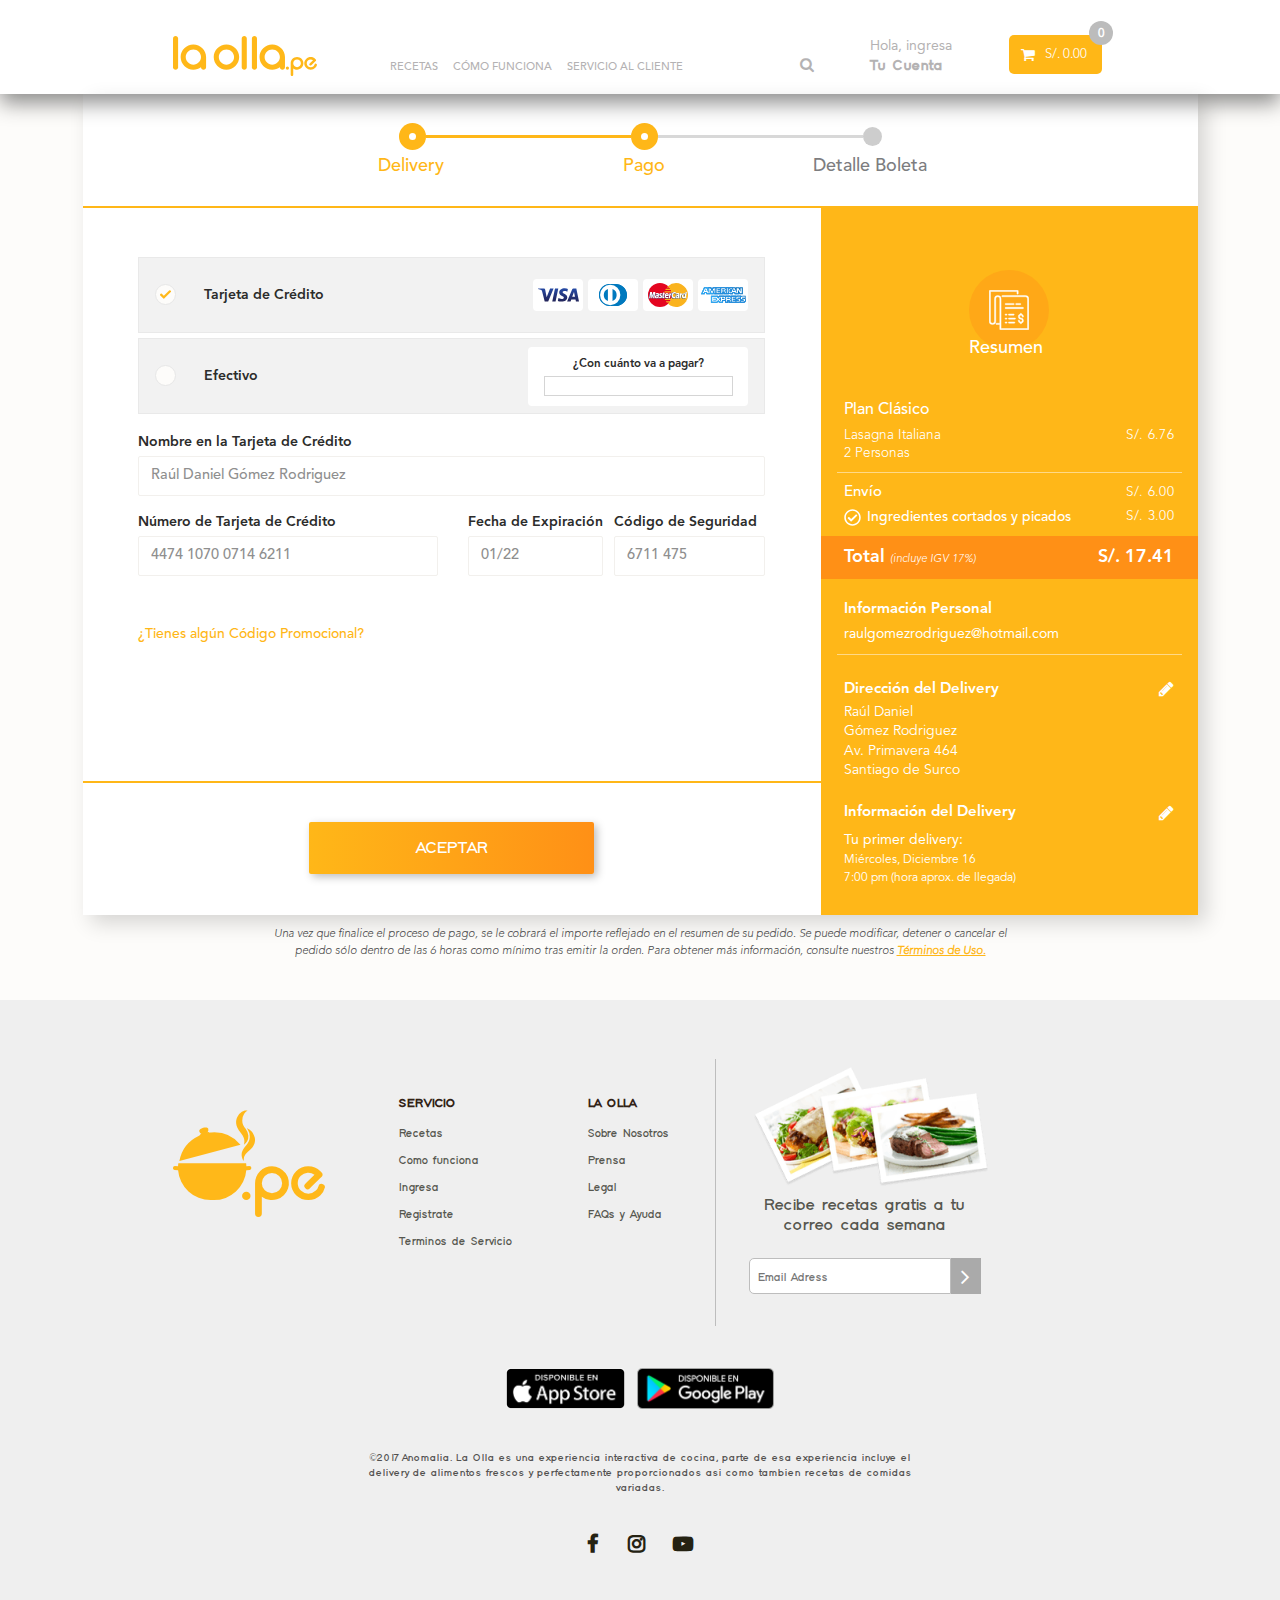
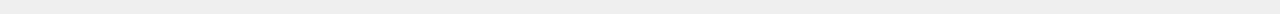
<file: comprar3.html>
<!DOCTYPE html>
<html lang="es">
<head>

	<title>Comprar Paso 3</title>
	<meta charset="UTF-8">
	<link rel="stylesheet" href="css/style.css">
	<link rel="stylesheet" type="text/css" href="css/font-awesome.css">
	<link rel="shortcut icon" type="image/x-png" href="images/logo.png"/>

	<meta name="viewport" content="width=device-width, initial-scale=1, maximum-scale=1, minimum-scale=1, user-scalable=yes">
	
</head>
<body>	
	<header class="header">
		<div class="container">
			<div class="header__bar">
				<div class="menu__bar">
					<ul>
						<li>RECETAS</li>
						<li>CÓMO FUNCIONA</li>
						<li>SERVICIO AL CLIENTE</li>
					</ul>
				<a href="#"><i class="fa fa-bars"></i></a>
				</div>
				<h1><a class="header__logo" href="index.html"><img class="header__image" src="images/laolla.svg" alt="Logo La Olla"></a></h1>
				<nav class="header__nav">
					<ul class="menu">
						<li class="menu__item"><a class="menu__link" href="recetas.html">RECETAS</a></li>
						<li class="menu__item"><a class="menu__link" href="#work">CÓMO FUNCIONA</a></li>
						<li class="menu__item"><a class="menu__link" href="#service">SERVICIO AL CLIENTE</a></li>
					</ul>
				</nav>
				<ul class="second-menu">
					<li class="menu__item"><a class="second-menu__link" href="#"><i class="icon-search fa fa-search" aria-hidden="true"></i></a>						
					</li>
					<li class="menu__item menu__item--alpha">
						<p class="menu__text">Hola, ingresa</p>
						<a href="#" class="menu__text--alpha">Tu Cuenta</a>				
					</li>
					<li class="menu__item">
						<div class="shopping__circle"><small>0</small></div>
						<div class="shopping__cart">
							<a class="shopping__button" href="comprar.html"><i class="fa fa-shopping-cart"><span class="shopping__text">S/. 0.00</span></i></a>
						</div>
					</li>
				</ul>
			</div>
		</div>
	</header>
	<main class="buy2__background buy3__background">
		<div class="buy2__box buy3__box">
			<div class="buy2__statusbar">
				<div class="buy2__statusarea">
					<div class="buy2__deliveryarea">
						<div class="buy2__circle"><div class="buy2__littlecircle"></div></div>						
					</div>
					<div class="buy2__horizontal-line buy2__horizontal-lineA"></div>
					<div class="buy2__deliveryarea">
						<div class="buy2__circle"><div class="buy2__littlecircle"></div></div>						
					</div>
					<div class="buy2__horizontal-line"></div>
					<div class="buy2__deliveryarea">
						<div class="buy2__circle--alpha"></div>						
					</div>							
				</div>
				<div class="buy2__statusarea--alpha">
						<h2 class="buy2__deliverytext"><a class="buy2__atajo-link" href="comprar2.html">Delivery</a></h2>
						<h2 class="buy2__deliverytext--alpha buy2__deliverytext--beta"><a class="buy2__atajo-link" href="comprar3.html">Pago</a>
						</h2>
						<h2 class="buy2__deliverytext--alpha">Detalle Boleta</h2>	
					</div>
			</div>
			<div class="buy2__box--alpha">			
				<div class="buy2__box--beta">
				<div class="buy2__form buy3__form">
					<form action="/action_page.php" class="buy__formA">
					<div class="buy3__radio">
						<div class="buy2__form--row">
							<div class="buy3__radio--columnA">
								<label class="radioContainer">Tarjeta de Crédito
									<input type="radio" name="radio" checked="">
									<span class="checkmark"></span>
								</label>
								<ul class="buy3__logo--container">
									<li class="buy3__logo--item">
										<img class="visa--logo" src="images/visa.svg" alt="Visa Logo">
									</li>
									<li class="buy3__logo--item">
										<img class="diners--logo" src="images/diners-club.svg" alt="Diners Logo">
									</li>
									<li class="buy3__logo--item">
										<img class="master--logo" src="images/master-card.svg" alt="Master Card Logo">
									</li>
									<li class="buy3__logo--item">
										<img class="american--logo" src="images/american-express.svg" alt="American Express Logo">
									</li>
								</ul>							
							</div>
						</div>						
						<div class="buy3__radio--columnA buy3__radio--columnB">
							<label class="radioContainer">Efectivo
								<input type="radio" name="radio">
								<span class="checkmark"></span>
							</label>
							<div class="buy3__cash--container">
								<label class="buy3__cash--text">¿Con cuánto va a pagar?</label>
								<input type="text" class="buy3__cash--input">
							</div>							
						</div>											
					</div>
					<div class="buy2__form--row">
						<div class="buy2__form--column">
							<label>Nombre en la Tarjeta de Crédito</label>
							<input type="text" id="creditcard" value="Raúl Daniel Gómez Rodriguez">
						</div>											
					</div>
					<div class="buy2__form--row">
						<div class="buy3__form--column buy3__form--columnC">
							<label>Número de Tarjeta de Crédito</label>
							<input type="text" id="number-credit-card" value="4474 1070 0714 6211" maxlength="19">
						</div>
						<div class="buy3__form--column buy3__form--columnD">
							<label>Fecha de Expiración</label>
							<input type="text" id="expiration-date" value="01/22" maxlength="5">
						</div>
						<div class="buy3__form--column buy3__form--columnE">
							<label>Código de Seguridad</label>
							<input type="text" id="sec-code" value="6711 475" maxlength="8">
						</div>
					</div>
					<a href="#" class="buy3__promcode">¿Tienes algún Código Promocional?</a>	
				</form>
				</div>
				<div class="buy2__submit-area">
					<div class="buy3__submit-button"><a href="boleta.html">ACEPTAR</a></div>
				</div>
			</div>
			<div class="buy2__resumen buy3__resumen">
				<div class="buy2__resumen--iconarea buy3__resumen--iconarea">
					<div class="buy2__resumen--circle">
					<img class="buy2__resumen--circle--image" src="images/boleta.svg" alt="Boleta Icono">
					</div>
					<h3 class="buy2__resumen--title">Resumen</h3>
				</div>
				<div class="buy2__paragrahp1">
					<p class="buy2__paragraph1--title">Plan Clásico</p>
					<div class="buy2__paragrahp1--row">
						<p>Lasagna Italiana</p>
						<p class="buy2__paragrahp2--prices">S/. 6.76</p>
					</div>
					<p class="buy2__paragrahp1--persons">2 Personas</p>
				</div>
				<div class="buy2__paragrahp2">
					<div class="buy2__paragrahp1--row">
						<p class="buy2__paragraph2--title">Envío</p>
						<p class="buy2__paragrahp2--prices">S/. 6.00</p>
					</div>
					
					<div class="buy2__paragrahp1--row buy2__paragrahp2--row">											
						<p class="buy2__paragraph2--checkbox"><img class="buy2__check-icon" src="images/check-circle-regular.svg" alt="Check Icon Comprar">Ingredientes cortados y picados</p>	
						<p class="buy2__paragrahp2--prices">S/. 3.00</p>
					</div>
				</div>
				<div class="buy2__paragrahp3--background">
					<div class="buy2__paragrahp3">
						<div class="buy2__paragrahp1--row">
							<p>Total <span class="buy2__paragrahp3--igv">(incluye IGV 17%)</span></p>
							<p>S/. 17.41</p>
						</div>
					</div>
				</div>
				<div class="buy2__paragrahp4 buy3__paragrahp4">
					<p class="buy2__paragrahp4--title">Información Personal</p>
					<span class="buy3__span">raulgomezrodriguez@hotmail.com</span>
				</div>
				<div class="buy3__paragrahp6">
					<div class="buy2__paragrahp1--row">
						<p class="buy2__paragrahp5--title">Dirección del Delivery</p>
						<a href="#"><i class="fa fa-pencil" aria-hidden="true"></i></a>
					</div>
					<div class="buy3__paragrahp6--alpha">
						<p class="buy3__paragrahp6--alpha--name">Raúl Daniel</p>
						<p class="buy3__paragrahp6--alpha--lname">Gómez Rodriguez</p>
						<p class="buy3__paragrahp6--alpha--adress">Av. Primavera 464</p>
						<p class="buy3__paragrahp6--alpha--district">Santiago de Surco</p>
					</div>
				</div>
				<div class="buy2__paragrahp5">
					<div class="buy2__paragrahp1--row">
						<p class="buy2__paragrahp5--title">Información del Delivery</p>
						<a href="#"><i class="fa fa-pencil" aria-hidden="true"></i></a>
					</div>
					<div class="buy2__paragrahp5--alpha">
						<p class="buy2__paragrahp5--alpha--title">Tu primer delivery:</p>
						<p class="buy2__paragrahp5--alpha--textA">Miércoles, Diciembre 16</p>
						<p class="buy2__paragrahp5--alpha--textB">7:00 pm (hora aprox. de llegada)</p>
					</div>					
				</div>				
			</div>
			</div>
			<div class="buy3__legals">
				<p>Una vez que finalice el proceso de pago, se le cobrará el importe reflejado en el resumen de su pedido. Se puede modificar, detener o cancelar el pedido sólo dentro de las 6 horas como mínimo tras emitir la orden.  Para obtener más información, consulte nuestros <a href="#" class="buy3__legals--link">Términos de Uso.</a></p>	
			</div>
				
		</div>
	</main>
	<footer>
		<div class="container">
			<div class="footer__col">
				<img class="footer__logo" src="images/web.svg" alt="Olla.pe Logo">		
			</div>
			<div class="footer__col--alpha">
				<p class="footer__title">SERVICIO</p>
				<a class="footer__link" href="#"><p class="footer__text">Recetas</p></a>
				<a class="footer__link" href="#"><p class="footer__text">Como funciona</p></a>
				<a class="footer__link" href="#"><p class="footer__text">Ingresa</p></a>
				<a class="footer__link" href="#"><p class="footer__text">Registrate</p></a>
				<a class="footer__link" href="#"><p class="footer__text">Terminos de Servicio</p></a>
			</div>
			<div class="footer__col--beta">
				<p class="footer__title">LA OLLA</p>
				<a class="footer__link" href="#"><p class="footer__text">Sobre Nosotros</p></a>
				<a class="footer__link" href="#"><p class="footer__text">Prensa</p></a>
				<a class="footer__link" href="#"><p class="footer__text">Legal</p></a>
				<a class="footer__link" href="#"><p class="footer__text">FAQs y Ayuda</p></a>
			</div>
			<div class="footer__line"></div>
			<div class="footer__col--delta">				
				<img class="footer__image" src="images/photos.png" alt="Grupo de Fotos">
				<p class="footer__col--delta-text">Recibe recetas gratis a tu correo cada semana</p>
				<form class="form">
					<input class="email" type="email" placeholder="Email Adress"><!--
							--><button class="button__form" type="submit"><i class="fa fa-angle-right" aria-hidden="true"></i></button>
				</form>
			</div>
		</div>
		<div class="container">
			<div class="container__flex">				
				<img class="container__img" src="images/app-store.png" alt="AppStore">
				<img class="container__img container__imgA" src="images/google-play.png" alt="GooglePlay">
				<p class="legals">©2017 Anomalia. La Olla es una experiencia interactiva de cocina, parte de esa experiencia incluye el delivery de alimentos frescos y perfectamente proporcionados asi como tambien recetas de comidas variadas.</p>
				<ul class="footer__list">
					<li class="footer__item">
						<a href="#"><i class="fa fa-facebook footer__icon" aria-hidden="true"></i></a>
					</li>
					<li class="footer__item">
						<a href="#"><i class="fa fa-instagram footer__icon" aria-hidden="true"></i></a>
					</li>
					<li class="footer__item">
						<a href="#"><i class="fa fa-youtube-play footer__icon" aria-hidden="true"></i></a>
					</li>
				</ul>
			</div>
		</div>
	</footer>
</body>
</html>
</file>
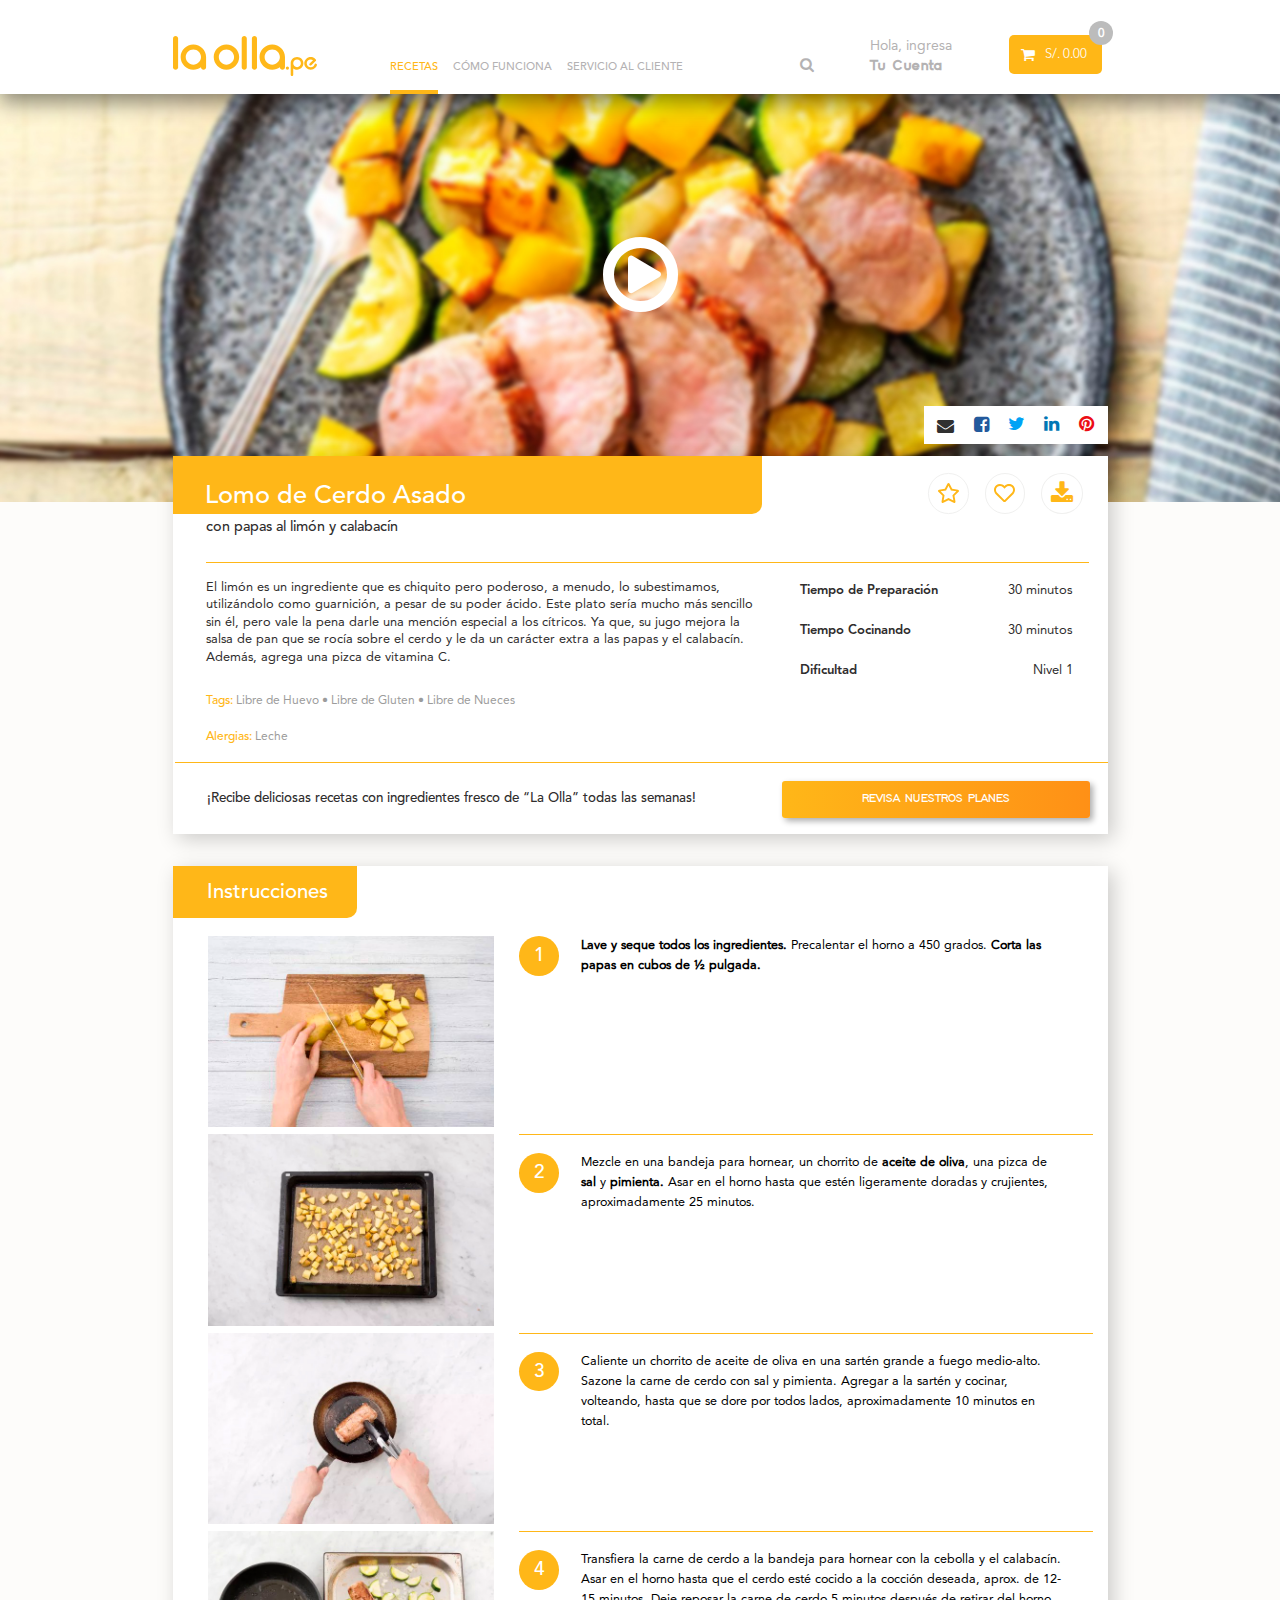
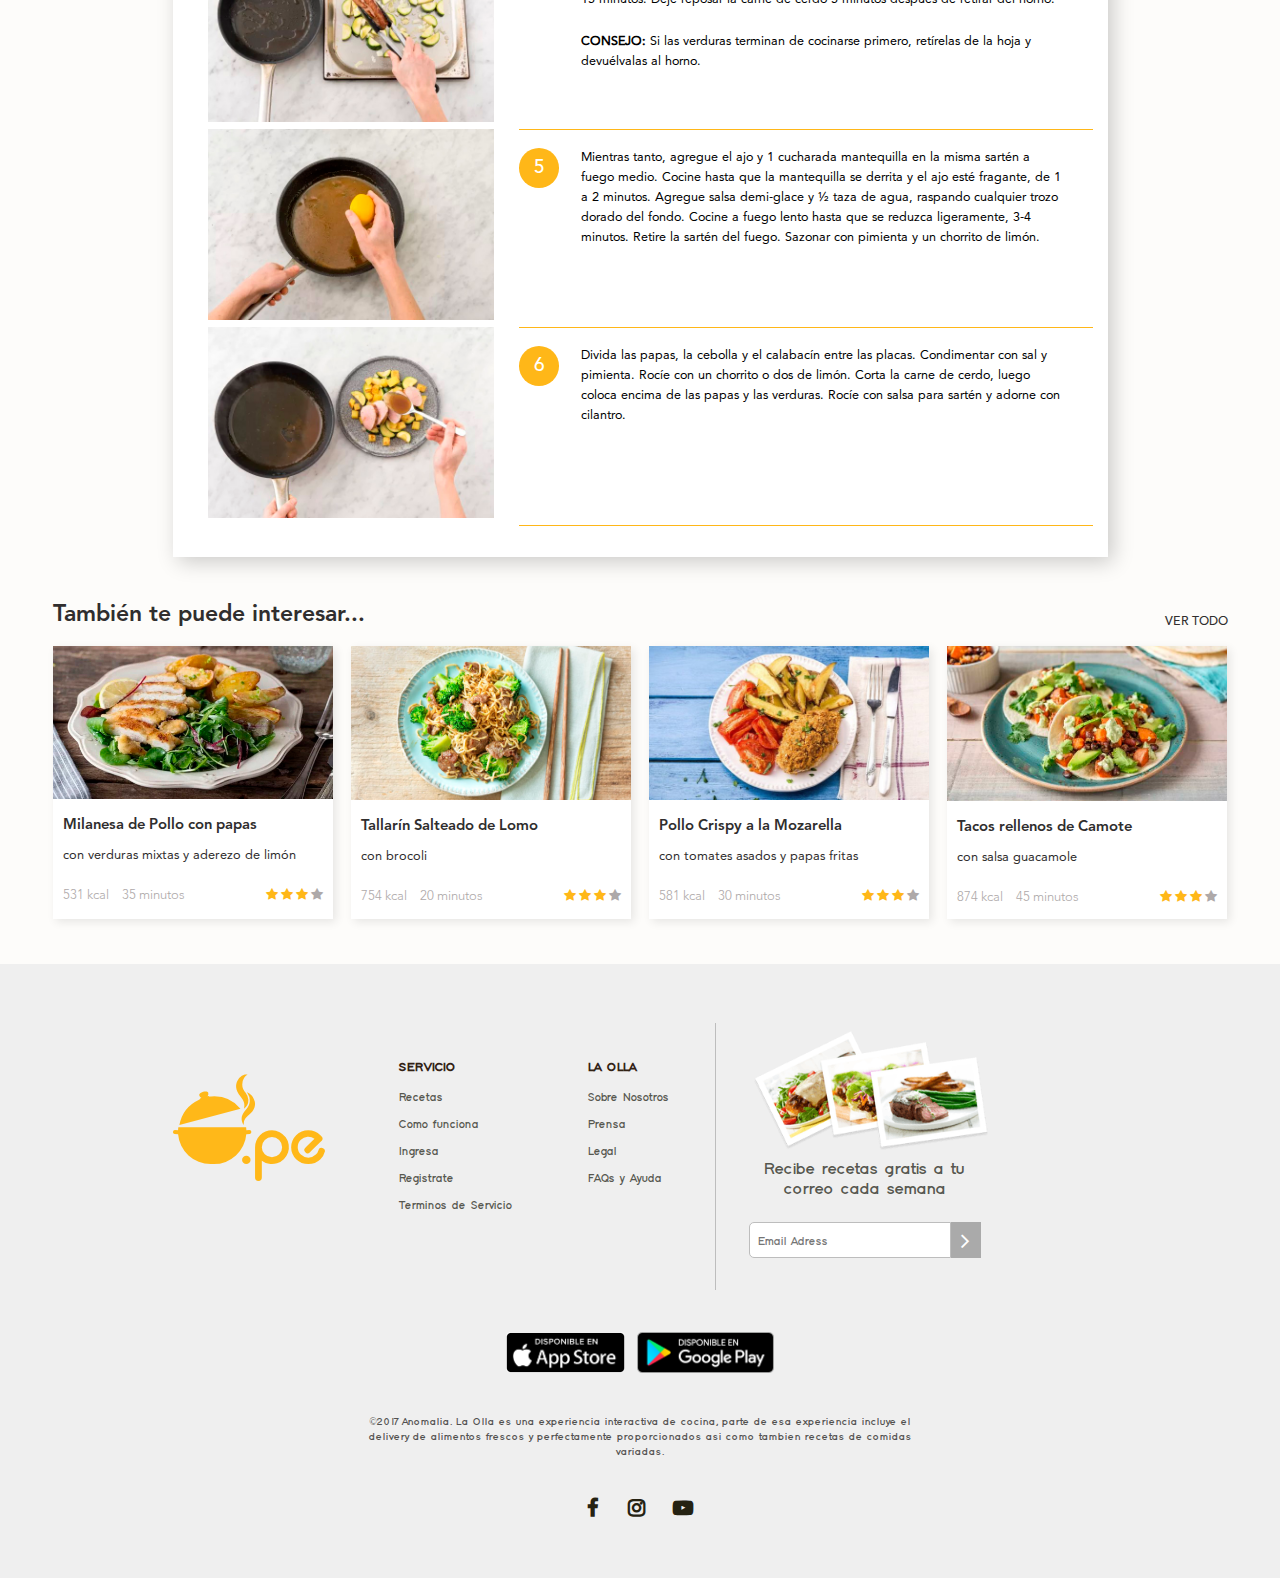
<file: lomodecerdo.html>
<!DOCTYPE html>
<html lang="es">
<head>
	<title>Lomo de Cerdo</title>
	<meta charset="UTF-8">
	<link rel="stylesheet" href="css/style.css">
	<link rel="stylesheet" type="text/css" href="css/font-awesome.css">
	<link rel="shortcut icon" type="image/x-png" href="images/logo.png"/>
	
	<link rel="stylesheet" href="slick/slick.css">
	<link rel="stylesheet" href="slick/slick-theme.css">

	<meta name="viewport" content="width=device-width, initial-scale=1, maximum-scale=1, minimum-scale=1, user-scalable=yes">

	<link rel="stylesheet" href="venobox/venobox.css" type="text/css" media="screen"/>
	
<body>	
	<header class="header">
		<div class="container">
			<div class="header__bar">
				<div class="menu__bar">
					<ul>
						<li>RECETAS</li>
						<li>CÓMO FUNCIONA</li>
						<li>SERVICIO AL CLIENTE</li>
					</ul>
				<a href="#"><i class="fa fa-bars"></i></a>
				</div>
				<h1><a class="header__logo" href="index.html"><img class="header__image" src="images/laolla.svg" alt="Logo La Olla"></a></h1>
				<nav class="header__nav">
					<ul class="menu">
						<li class="menu__item"><a class="menu__link menu__linkA" href="recetas.html">RECETAS</a></li>
						<li class="menu__item"><a class="menu__link" href="#work">CÓMO FUNCIONA</a></li>
						<li class="menu__item"><a class="menu__link" href="#service">SERVICIO AL CLIENTE</a></li>
					</ul>
				</nav>
				<ul class="second-menu">
					<li class="menu__item"><a class="second-menu__link" href="#"><i class="icon-search fa fa-search" aria-hidden="true"></i></a>						
					</li>
					<li class="menu__item menu__item--alpha">
						<p class="menu__text">Hola, ingresa</p>
						<a href="#" class="menu__text--alpha">Tu Cuenta</a>				
					</li>
					<li class="menu__item">
						<div class="shopping__circle"><small>0</small></div>
						<div class="shopping__cart">
							<a class="shopping__button" href="comprar.html"><i class="fa fa-shopping-cart"><span class="shopping__text">S/. 0.00</span></i></a>
						</div>
					</li>
				</ul>
			</div>
		</div>
	</header>
	<main class="lomodecerdo__background">
		<div class="lomodecerdo__img">			
			<a class="venobox" data-vbtype="video" href="https://youtu.be/cTh6Ux2JSo0" data-autoplay="true">
				<i class="fa fa-play-circle-o"></i>
			</a>			
		</div>
		<div class="container">
			<div class="lomodecerdo__socialmedia">
				<ul class="lomodecerdo__sclist">
					<li class="lomodecerdo__scitem">
						<a href="#"><i class="fa fa-envelope"></i></a>
					</li>
					<li class="lomodecerdo__scitem">
						<a href="#"><i class="fa fa-facebook-square"></i></a>
					</li>
					<li class="lomodecerdo__scitem">
						<a href="#"><i class="fa fa-twitter"></i></a>
					</li>
					<li class="lomodecerdo__scitem">
						<a href="#"><i class="fa fa-linkedin"></i></a>
					</li>
					<li class="lomodecerdo__scitem">
						<a href="#"><i class="fa fa-pinterest"></i></a>
					</li>
				</ul>
			</div>
			<div class="lomodecerdo__intro">
				<div class="lomodecerdo__intro--area">
					<div class="lomodecerdo__intro--titlebg">
						<h2 class="lomodecerdo__intro--title">Lomo de Cerdo Asado</h2>
					</div>
					<ul class="lomodecerdo__intro--buttons">
						<li class="lomodecerdo__intro--item">
							<label class="lc__radioContainer">
							<input type="checkbox" name="radio1">
							<span class="lc__checkmark"></span>
							</label>
						</li>

						<li class="lomodecerdo__intro--item">
							<label class="lc__radioContainer">
								<input type="checkbox" name="radio1">
								<span class="lc__checkmark1"></span>
							</label>
						</li>
						<li class="lomodecerdo__intro--item">
							<a href="#"><i class="fa fa-download"></i></a>
						</li>		
					</ul>
				</div>
				<div class="lomodecerdo__intro--area2">
					<p class="lomodecerdo__intro--area2--text">con papas al limón y calabacín</p>
				</div>
				<div class="lomodecerdo__intro--area3">
					<div class="lomodecerdo__intro--area3--column">
						<p class="lomodecerdo__intro--area3--text">El limón es un ingrediente que es chiquito pero poderoso, a menudo, lo subestimamos, utilizándolo como guarnición, a pesar de su poder ácido. Este plato sería mucho más sencillo sin él, pero vale la pena darle una mención especial a los cítricos. Ya que, su jugo mejora la salsa de pan que se rocía sobre el cerdo y le da un carácter extra a las papas y el calabacín. Además, agrega una pizca de vitamina C.</p>
						<p class="lomodecerdo__intro--area3--extra"><span>Tags: </span> Libre de Huevo • Libre de Gluten • Libre de Nueces</p>
						<p class="lomodecerdo__intro--area3--extra1"><span>Alergias: </span>Leche</p>
					</div>
					<div class="lomodecerdo__intro--area3--column1">
						<div class="lomodecerdo__intro--area3--row">
							<p class="lomodecerdo__intro--area3--row1">Tiempo de Preparación</p>
							<p class="lomodecerdo__intro--area3--row2">30 minutos</p>
						</div>
						<div class="lomodecerdo__intro--area3--row lomodecerdo__intro--area3--rowS">
							<p class="lomodecerdo__intro--area3--row1">Tiempo Cocinando</p>
							<p class="lomodecerdo__intro--area3--row2">30 minutos</p>
						</div>
						<div class="lomodecerdo__intro--area3--row">
							<p class="lomodecerdo__intro--area3--row1">Dificultad</p>
							<p class="lomodecerdo__intro--area3--row2">Nivel 1</p>
						</div>
					</div>
				</div>
				<div class="lomodecerdo__intro--area4">
					<p class="lomodecerdo__intro--area4--text">¡Recibe deliciosas recetas con ingredientes fresco de “La Olla” todas las semanas!</p>
					<a href="comprar.html" class="lomodecerdo__intro--button">REVISA NUESTROS PLANES</a>
				</div>
			</div>
			<div class="lomodecerdo__receta">
				<div class="lomodecerdo__receta--titlebg">
					<h3 class="lomodecerdo__receta--title">Instrucciones</h3>
				</div>
				<div class="lomodecerdo__receta--row1">
					<img class="lomodecerdo__receta--img" src="images/paso1.jpg" alt="Paso 1 Receta">
					<div class="lomodecerdo__receta--row1--alpha">
						<div class="lomodecerdo__recetas--circle">
							<p class="lomodecerdo__recetas--circleT">1</p>
						</div>
						<p class="lomodecerdo__receta--step1"><span>Lave y seque todos los ingredientes.</span> Precalentar el horno a 450 grados. <span>Corta las papas en cubos de ½ pulgada.</span></p>
					</div>
				</div>
				<div class="lomodecerdo__receta--row1">
					<img class="lomodecerdo__receta--img" src="images/paso2.jpg" alt="Paso 2 Receta">
					<div class="lomodecerdo__receta--row1--alpha lomodecerdo__receta--row1--beta">
						<div class="lomodecerdo__recetas--circle">
							<p class="lomodecerdo__recetas--circleT">2</p>
						</div>
						<p class="lomodecerdo__receta--step1">Mezcle en una bandeja para hornear, un chorrito de <span>aceite de oliva</span>, una pizca de <span>sal</span> y <span>pimienta.</span> Asar en el horno hasta que estén ligeramente doradas y crujientes, aproximadamente 25 minutos.</p>
					</div>
				</div>
				<div class="lomodecerdo__receta--row1">
					<img class="lomodecerdo__receta--img" src="images/paso3.jpg" alt="Paso 3 Receta">
					<div class="lomodecerdo__receta--row1--alpha lomodecerdo__receta--row1--beta">
						<div class="lomodecerdo__recetas--circle">
							<p class="lomodecerdo__recetas--circleT">3</p>
						</div>
						<p class="lomodecerdo__receta--step1">Caliente un chorrito de aceite de oliva en una sartén grande a fuego medio-alto. Sazone la carne de cerdo con sal y pimienta. Agregar a la sartén y cocinar, volteando, hasta que se dore por todos lados, aproximadamente 10 minutos en total.</p>
					</div>
				</div>
				<div class="lomodecerdo__receta--row1">
					<img class="lomodecerdo__receta--img" src="images/paso4.jpg" alt="Paso 4 Receta">
					<div class="lomodecerdo__receta--row1--alpha lomodecerdo__receta--row1--beta">
						<div class="lomodecerdo__recetas--circle">
							<p class="lomodecerdo__recetas--circleT">4</p>
						</div>
						<div class="lomodecerdo__receta--row4">
							<p class="lomodecerdo__receta--step1">Transfiera la carne de cerdo a la bandeja para hornear con la cebolla y el calabacín. Asar en el horno hasta que el cerdo esté cocido a la cocción deseada, aprox. de 12-15 minutos. Deje reposar la carne de cerdo 5 minutos después de retirar del horno.</p>
							<p class="lomodecerdo__receta--step1 lomodecerdo__receta--step4"><span>CONSEJO:</span> Si las verduras terminan de cocinarse primero, retírelas de la hoja y devuélvalas al horno.</p>
						</div>						
					</div>
				</div>
				<div class="lomodecerdo__receta--row1">
					<img class="lomodecerdo__receta--img" src="images/paso5.jpg" alt="Paso 5 Receta">
					<div class="lomodecerdo__receta--row1--alpha lomodecerdo__receta--row1--beta">
						<div class="lomodecerdo__recetas--circle">
							<p class="lomodecerdo__recetas--circleT">5</p>
						</div>
						<p class="lomodecerdo__receta--step1">Mientras tanto, agregue el ajo y 1 cucharada mantequilla en la misma sartén a fuego medio. Cocine hasta que la mantequilla se derrita y el ajo esté fragante, de 1 a 2 minutos. Agregue salsa demi-glace y ½ taza de agua, raspando cualquier trozo dorado del fondo. Cocine a fuego lento hasta que se reduzca ligeramente, 3-4 minutos. Retire la sartén del fuego. Sazonar con pimienta y un chorrito de limón.</p>
					</div>
				</div>
				<div class="lomodecerdo__receta--row1">
					<img class="lomodecerdo__receta--img" src="images/paso6.jpg" alt="Paso 6 Receta">
					<div class="lomodecerdo__receta--row1--alpha lomodecerdo__receta--row1--beta lomodecerdo__receta--row1--delta">
						<div class="lomodecerdo__recetas--circle">
							<p class="lomodecerdo__recetas--circleT">6</p>
						</div>
						<p class="lomodecerdo__receta--step1">Divida las papas, la cebolla y el calabacín entre las placas. Condimentar con sal y pimienta. Rocíe con un chorrito o dos de limón. Corta la carne de cerdo, luego coloca encima de las papas y las verduras. Rocíe con salsa para sartén y adorne con cilantro.</p>
					</div>
				</div>
			</div>								
		</div>
		<div class="recetas__recomendations--area">
				<div class="recetas__fila recetas__fila--delta">
					<div class="recetas__title">
						<h2 class="recetas__titletext">También te puede interesar...</h2>
						<span class="recetas__seeall"><a href="#" class="recetas__seeallA">VER TODO</a></span>
					</div>
					<ul class="recetas__fila1">
						<li class="recetas__element1">
							<a href="#"><img  class="receta__element1--img" src="images/milanesa.jpg" alt="Milanesa de Pollo con papas"></a>
							<h3 class="receta__element1--title">Milanesa de Pollo con papas</h3>
							<span class="receta__element1--subtitle">con verduras mixtas y aderezo de limón</span>
							<div class="receta__element1--info">
								<div  class="receta__element1--info--alpha">
									<p class="receta__element1--info--kcal">531 kcal</p>
									<p class="receta__element1--info--time">35 minutos</p>
								</div>														
								<div class="receta__element1--stars">
									<i class="fa fa-star receta-estrella-color"></i>
									<i class="fa fa-star receta-estrella-color"></i>
									<i class="fa fa-star receta-estrella-color"></i>
									<i class="fa fa-star"></i>
								</div>							
							</div>
						</li>
						<li class="recetas__element1">
							<a href="#"><img  class="receta__element1--img" src="images/tallarin-brocoli.jpg" alt="Tallarín Salteado de Lomo"></a>
							<h3 class="receta__element1--title">Tallarín Salteado de Lomo</h3>
							<span class="receta__element1--subtitle">con brocoli</span>
							<div class="receta__element1--info">
								<div  class="receta__element1--info--alpha">
									<p class="receta__element1--info--kcal">754 kcal</p>
									<p class="receta__element1--info--time">20 minutos</p>
								</div>														
								<div class="receta__element1--stars">
									<i class="fa fa-star receta-estrella-color"></i>
									<i class="fa fa-star receta-estrella-color"></i>
									<i class="fa fa-star receta-estrella-color"></i>
									<i class="fa fa-star"></i>
								</div>							
							</div>
						</li>
						<li class="recetas__element1">
							<a href="#"><img  class="receta__element1--img" src="images/pollo-crispy.jpg" alt="Pollo Crispy a la Mozarella"></a>
							<h3 class="receta__element1--title">Pollo Crispy a la Mozarella</h3>
							<span class="receta__element1--subtitle">con tomates asados y papas fritas</span>
							<div class="receta__element1--info">
								<div  class="receta__element1--info--alpha">
									<p class="receta__element1--info--kcal">581 kcal</p>
									<p class="receta__element1--info--time">30 minutos</p>
								</div>														
								<div class="receta__element1--stars">
									<i class="fa fa-star receta-estrella-color"></i>
									<i class="fa fa-star receta-estrella-color"></i>
									<i class="fa fa-star receta-estrella-color"></i>
									<i class="fa fa-star"></i>
								</div>							
							</div>
						</li>
						<li class="recetas__element1">
							<a href="#">
								<img  class="receta__element1--img" src="images/taco.jpg" alt="Tacos rellenos de Camote">
							</a>
							
							<h3 class="receta__element1--title">Tacos rellenos de Camote</h3>
							<span class="receta__element1--subtitle">con salsa guacamole</span>
							<div class="receta__element1--info">
								<div  class="receta__element1--info--alpha">
									<p class="receta__element1--info--kcal">874 kcal</p>
									<p class="receta__element1--info--time">45 minutos</p>
								</div>														
								<div class="receta__element1--stars">
									<i class="fa fa-star receta-estrella-color"></i>
									<i class="fa fa-star receta-estrella-color"></i>
									<i class="fa fa-star receta-estrella-color"></i>
									<i class="fa fa-star"></i>
								</div>							
							</div>
						</li>
					</ul>
				</div>
			</div>
	</main>
	<footer>
		<div class="container">
			<div class="footer__col">
				<img class="footer__logo" src="images/web.svg" alt="Olla.pe Logo">		
			</div>
			<div class="footer__col--alpha">
				<p class="footer__title">SERVICIO</p>
				<a class="footer__link" href="#"><p class="footer__text">Recetas</p></a>
				<a class="footer__link" href="#"><p class="footer__text">Como funciona</p></a>
				<a class="footer__link" href="#"><p class="footer__text">Ingresa</p></a>
				<a class="footer__link" href="#"><p class="footer__text">Registrate</p></a>
				<a class="footer__link" href="#"><p class="footer__text">Terminos de Servicio</p></a>
			</div>
			<div class="footer__col--beta">
				<p class="footer__title">LA OLLA</p>
				<a class="footer__link" href="#"><p class="footer__text">Sobre Nosotros</p></a>
				<a class="footer__link" href="#"><p class="footer__text">Prensa</p></a>
				<a class="footer__link" href="#"><p class="footer__text">Legal</p></a>
				<a class="footer__link" href="#"><p class="footer__text">FAQs y Ayuda</p></a>
			</div>
			<div class="footer__line"></div>
			<div class="footer__col--delta">				
				<img class="footer__image" src="images/photos.png" alt="Grupo de Fotos">
				<p class="footer__col--delta-text">Recibe recetas gratis a tu correo cada semana</p>
				<form class="form">
					<input class="email" type="email" placeholder="Email Adress"><!--
							--><button class="button__form" type="submit"><i class="fa fa-angle-right" aria-hidden="true"></i></button>
				</form>
			</div>
		</div>
		<div class="container">
			<div class="container__flex">				
				<img class="container__img" src="images/app-store.png" alt="AppStore">
				<img class="container__img container__imgA" src="images/google-play.png" alt="GooglePlay">
				<p class="legals">©2017 Anomalia. La Olla es una experiencia interactiva de cocina, parte de esa experiencia incluye el delivery de alimentos frescos y perfectamente proporcionados asi como tambien recetas de comidas variadas.</p>
				<ul class="footer__list">
					<li class="footer__item">
						<a href="#"><i class="fa fa-facebook footer__icon" aria-hidden="true"></i></a>
					</li>
					<li class="footer__item">
						<a href="#"><i class="fa fa-instagram footer__icon" aria-hidden="true"></i></a>
					</li>
					<li class="footer__item">
						<a href="#"><i class="fa fa-youtube-play footer__icon" aria-hidden="true"></i></a>
					</li>
				</ul>
			</div>
		</div>
	</footer>
	<script type="text/javascript" src="js/jquery-3.4.1.min.js"></script>
	<script type="text/javascript" src="venobox/venobox.min.js"></script>
	<script>
		$(document).ready(function(){
    	$('.venobox').venobox(); 
		});

	</script>
</body>
</html>
</file>
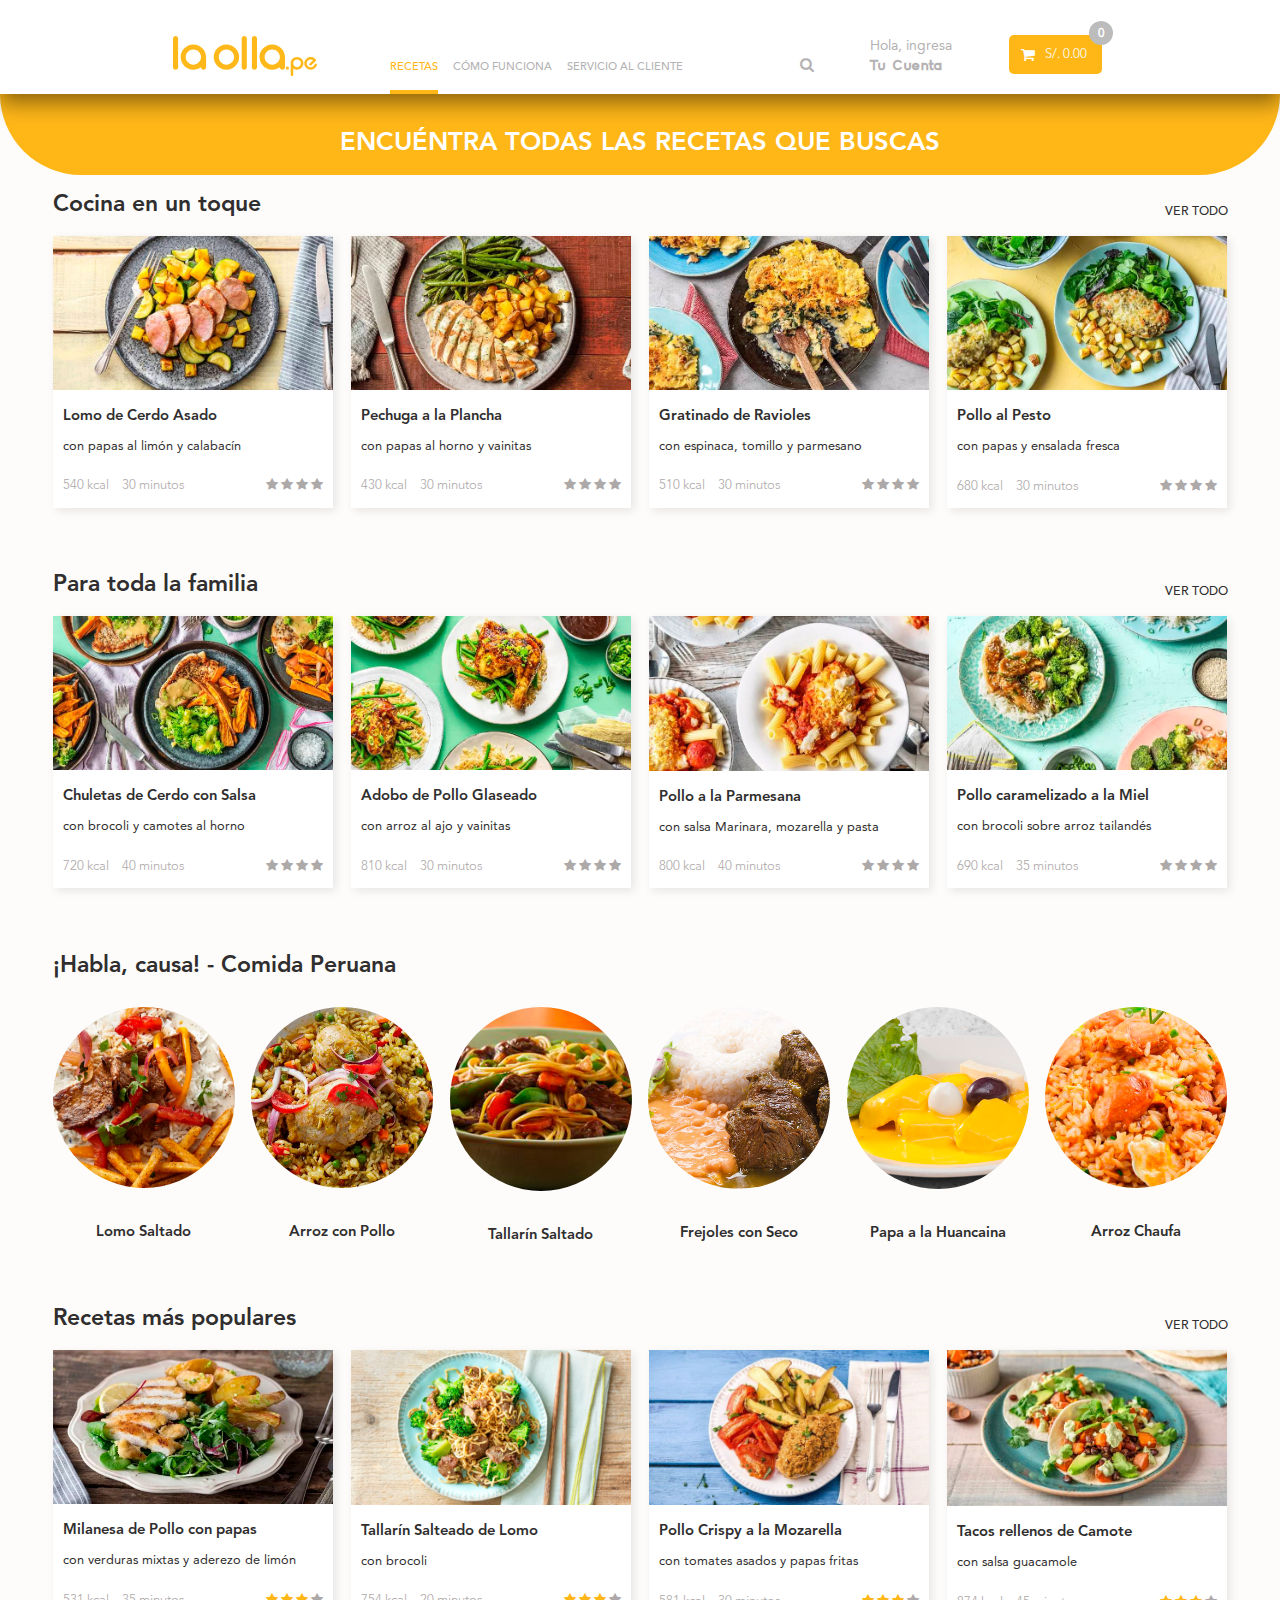
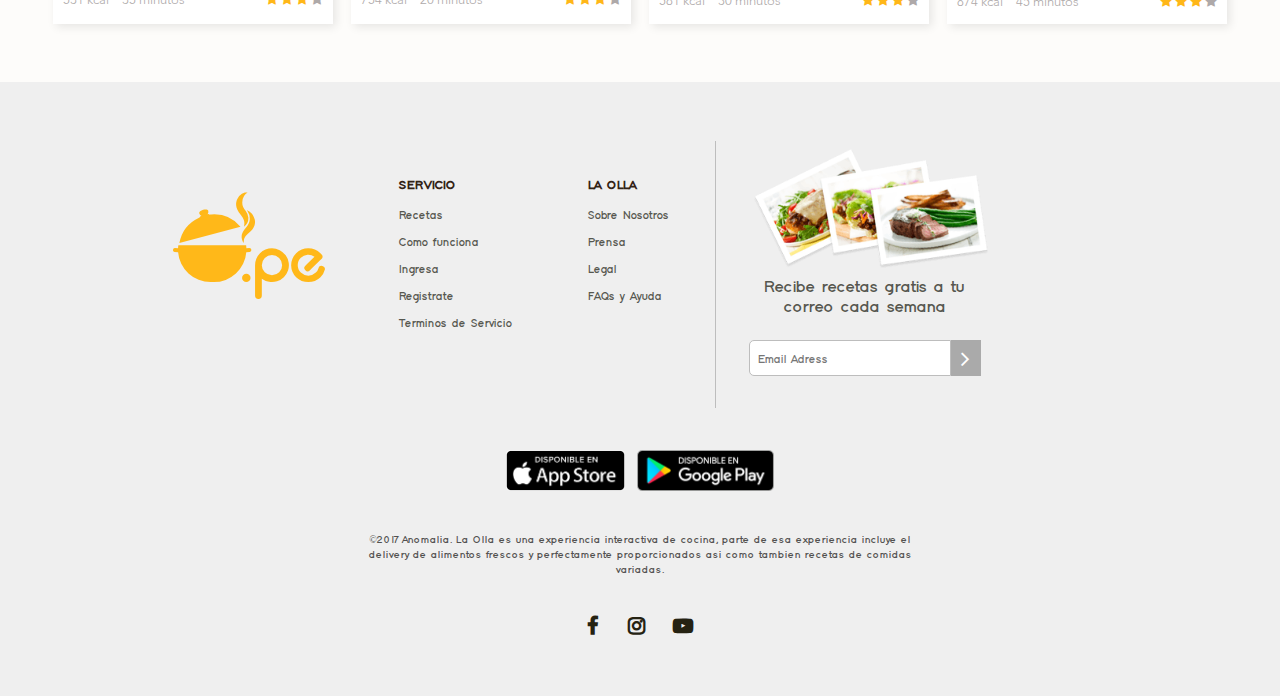
<file: recetas.html>
<!DOCTYPE html>
<html lang="es">
<head>
	<title>Recetas</title>
	<meta charset="UTF-8">
	<link rel="stylesheet" href="css/style.css">
	<link rel="stylesheet" type="text/css" href="css/font-awesome.css">
	<link rel="shortcut icon" type="image/x-png" href="images/logo.png"/>

	<meta name="viewport" content="width=device-width, initial-scale=1, maximum-scale=1, minimum-scale=1, user-scalable=yes">
	
<body>	
	<header class="header">
		<div class="container">
			<div class="header__bar">
				<div class="menu__bar">
					<ul>
						<li>RECETAS</li>
						<li>CÓMO FUNCIONA</li>
						<li>SERVICIO AL CLIENTE</li>
					</ul>
				<a href="#"><i class="fa fa-bars"></i></a>
				</div>
				<h1><a class="header__logo" href="index.html"><img class="header__image" src="images/laolla.svg" alt="Logo La Olla"></a></h1>
				<nav class="header__nav">
					<ul class="menu">
						<li class="menu__item"><a class="menu__link menu__linkA" href="recetas.html">RECETAS</a></li>
						<li class="menu__item"><a class="menu__link" href="#work">CÓMO FUNCIONA</a></li>
						<li class="menu__item"><a class="menu__link" href="#service">SERVICIO AL CLIENTE</a></li>
					</ul>
				</nav>
				<ul class="second-menu">
					<li class="menu__item"><a class="second-menu__link" href="#"><i class="icon-search fa fa-search" aria-hidden="true"></i></a>						
					</li>
					<li class="menu__item menu__item--alpha">
						<p class="menu__text">Hola, ingresa</p>
						<a href="#" class="menu__text--alpha">Tu Cuenta</a>				
					</li>
					<li class="menu__item">
						<div class="shopping__circle"><small>0</small></div>
						<div class="shopping__cart">
							<a class="shopping__button" href="comprar.html"><i class="fa fa-shopping-cart"><span class="shopping__text">S/. 0.00</span></i></a>
						</div>
					</li>
				</ul>
			</div>
		</div>
	</header>
	<main class="recetas__background">
		<div class="recetas__banner">
			<p class="recetas__banner--text">ENCUÉNTRA TODAS LAS RECETAS QUE BUSCAS</p>
		</div>
		<div class="recetas__container">
			<div class="recetas__fila">
				<div class="recetas__title">
					<h2 class="recetas__titletext">Cocina en un toque</h2>
					<span class="recetas__seeall"><a href="#" class="recetas__seeallA">VER TODO</a></span>
				</div>
				<ul class="recetas__fila1">
					<li class="recetas__element1">
						<a href="lomodecerdo.html"><img  class="receta__element1--img" src="images/lomo-de-cerdo.jpg" alt="Lomo de Cerdo"></a>
						<h3 class="receta__element1--title">Lomo de Cerdo Asado</h3>
						<span class="receta__element1--subtitle">con papas al limón y calabacín</span>
						<div class="receta__element1--info">
							<div  class="receta__element1--info--alpha">
								<p class="receta__element1--info--kcal">540 kcal</p>
								<p class="receta__element1--info--time">30 minutos</p>
							</div>														
							<div class="receta__element1--stars">
								<i class="fa fa-star"></i>
								<i class="fa fa-star"></i>
								<i class="fa fa-star"></i>
								<i class="fa fa-star"></i>
							</div>							
						</div>
					</li>
					<li class="recetas__element1">
						<a href="#"><img  class="receta__element1--img" src="images/pollo-plancha-vainitas.jpg" alt="Pechuga a la Plancha"></a>
						<h3 class="receta__element1--title">Pechuga a la Plancha</h3>
						<span class="receta__element1--subtitle">con papas al horno y vainitas</span>
						<div class="receta__element1--info">
							<div  class="receta__element1--info--alpha">
								<p class="receta__element1--info--kcal">430 kcal</p>
								<p class="receta__element1--info--time">30 minutos</p>
							</div>														
							<div class="receta__element1--stars">
								<i class="fa fa-star"></i>
								<i class="fa fa-star"></i>
								<i class="fa fa-star"></i>
								<i class="fa fa-star"></i>
							</div>							
						</div>
					</li>
					<li class="recetas__element1">
						<a href="#"><img  class="receta__element1--img" src="images/gratinado-ravioles.jpg" alt="Gratinado de Ravioles"></a>
						<h3 class="receta__element1--title">Gratinado de Ravioles</h3>
						<span class="receta__element1--subtitle">con espinaca, tomillo y parmesano</span>
						<div class="receta__element1--info">
							<div  class="receta__element1--info--alpha">
								<p class="receta__element1--info--kcal">510 kcal</p>
								<p class="receta__element1--info--time">30 minutos</p>
							</div>														
							<div class="receta__element1--stars">
								<i class="fa fa-star"></i>
								<i class="fa fa-star"></i>
								<i class="fa fa-star"></i>
								<i class="fa fa-star"></i>
							</div>							
						</div>
					</li>
					<li class="recetas__element1">
						<a href="#">
							<img  class="receta__element1--img" src="images/pollo-pesto.jpg" alt="Pechuga a la Plancha">
						</a>
						
						<h3 class="receta__element1--title">Pollo al Pesto</h3>
						<span class="receta__element1--subtitle">con papas y ensalada fresca</span>
						<div class="receta__element1--info">
							<div  class="receta__element1--info--alpha">
								<p class="receta__element1--info--kcal">680 kcal</p>
								<p class="receta__element1--info--time">30 minutos</p>
							</div>														
							<div class="receta__element1--stars">
								<i class="fa fa-star"></i>
								<i class="fa fa-star"></i>
								<i class="fa fa-star"></i>
								<i class="fa fa-star"></i>
							</div>							
						</div>
					</li>
				</ul>
			</div>
			<div class="recetas__fila recetas__fila--alpha">
				<div class="recetas__title">
					<h2 class="recetas__titletext">Para toda la familia</h2>
					<span class="recetas__seeall"><a href="#" class="recetas__seeallA">VER TODO</a></span>
				</div>
				<ul class="recetas__fila1">
					<li class="recetas__element1">
						<a href="#"><img  class="receta__element1--img" src="images/chuleta-cerdo.jpg" alt="Chuletas de Cerdo con Salsa"></a>
						<h3 class="receta__element1--title">Chuletas de Cerdo con Salsa</h3>
						<span class="receta__element1--subtitle">con brocoli y camotes al horno</span>
						<div class="receta__element1--info">
							<div  class="receta__element1--info--alpha">
								<p class="receta__element1--info--kcal">720 kcal</p>
								<p class="receta__element1--info--time">40 minutos</p>
							</div>														
							<div class="receta__element1--stars">
								<i class="fa fa-star"></i>
								<i class="fa fa-star"></i>
								<i class="fa fa-star"></i>
								<i class="fa fa-star"></i>
							</div>							
						</div>
					</li>
					<li class="recetas__element1">
						<a href="#"><img  class="receta__element1--img" src="images/adobo-pollo.jpg" alt="Adobo de Pollo Glaseado"></a>
						<h3 class="receta__element1--title">Adobo de Pollo Glaseado</h3>
						<span class="receta__element1--subtitle">con arroz al ajo y vainitas</span>
						<div class="receta__element1--info">
							<div  class="receta__element1--info--alpha">
								<p class="receta__element1--info--kcal">810 kcal</p>
								<p class="receta__element1--info--time">30 minutos</p>
							</div>														
							<div class="receta__element1--stars">
								<i class="fa fa-star"></i>
								<i class="fa fa-star"></i>
								<i class="fa fa-star"></i>
								<i class="fa fa-star"></i>
							</div>							
						</div>
					</li>
					<li class="recetas__element1">
						<a href="#"><img  class="receta__element1--img" src="images/pollo-parmesana.jpg" alt="Pollo a la Parmesana"></a>
						<h3 class="receta__element1--title">Pollo a la Parmesana</h3>
						<span class="receta__element1--subtitle">con salsa Marinara, mozarella y pasta</span>
						<div class="receta__element1--info">
							<div  class="receta__element1--info--alpha">
								<p class="receta__element1--info--kcal">800 kcal</p>
								<p class="receta__element1--info--time">40 minutos</p>
							</div>														
							<div class="receta__element1--stars">
								<i class="fa fa-star"></i>
								<i class="fa fa-star"></i>
								<i class="fa fa-star"></i>
								<i class="fa fa-star"></i>
							</div>							
						</div>
					</li>
					<li class="recetas__element1">
						<a href="#">
							<img  class="receta__element1--img" src="images/pollo-caramelizado.jpg" alt="Pollo caramelizado a la Miel">
						</a>
						
						<h3 class="receta__element1--title">Pollo caramelizado a la Miel</h3>
						<span class="receta__element1--subtitle">con brocoli sobre arroz tailandés</span>
						<div class="receta__element1--info">
							<div  class="receta__element1--info--alpha">
								<p class="receta__element1--info--kcal">690 kcal</p>
								<p class="receta__element1--info--time">35 minutos</p>
							</div>														
							<div class="receta__element1--stars">
								<i class="fa fa-star"></i>
								<i class="fa fa-star"></i>
								<i class="fa fa-star"></i>
								<i class="fa fa-star"></i>
							</div>							
						</div>
					</li>
				</ul>
			</div>
			<div class="recetas__fila recetas__fila--alpha">
				<div class="recetas__title">
					<h2 class="recetas__titletext">¡Habla, causa! - Comida Peruana</h2>	
				</div>
				<ul class="recetas__fila3">
					<li class="recetas__fila3__element">
						<a href="#">
							<img class="recetas__fila3__img" src="images/lomo-saltado.jpg" alt="Lomo Saltado">
						</a>						
						<p class="recetas__fila3__name">Lomo Saltado</p>
					</li>
					<li class="recetas__fila3__element">
						<a href="#">
							<img class="recetas__fila3__img" src="images/arroz-con-pollo.jpg" alt="Arroz con Pollo">
						</a>												
						<p class="recetas__fila3__name">Arroz con Pollo</p>
					</li>
					<li class="recetas__fila3__element">
						<a href="#">
							<img class="recetas__fila3__img" src="images/tallarin-saltado.jpg" alt="Tallarín Saltado">
						</a>												
						<p class="recetas__fila3__name">Tallarín Saltado</p>
					</li>
					<li class="recetas__fila3__element">
						<a href="#"><img class="recetas__fila3__img" src="images/frejol-con-seco.jpg" alt="Frejoles con Seco">
						</a>												
						<p class="recetas__fila3__name">Frejoles con Seco</p>
					</li>
					<li class="recetas__fila3__element">
						<a href="#">
							<img class="recetas__fila3__img" src="images/papa-huancaina.jpg" alt="Papa a la Huancaina">
						</a>												
						<p class="recetas__fila3__name">Papa a la Huancaina</p>
					</li>
					<li class="recetas__fila3__element">
						<a href="#">
							<img class="recetas__fila3__img" src="images/arroz-chaufa.jpg" alt="Arroz Chaufa">
						</a>												
						<p class="recetas__fila3__name">Arroz Chaufa</p>
					</li>
				</ul>
			</div>
			<div class="recetas__fila recetas__fila--beta">
				<div class="recetas__title">
					<h2 class="recetas__titletext">Recetas más populares</h2>
					<span class="recetas__seeall"><a href="#" class="recetas__seeallA">VER TODO</a></span>
				</div>
				<ul class="recetas__fila1">
					<li class="recetas__element1">
						<a href="#"><img  class="receta__element1--img" src="images/milanesa.jpg" alt="Milanesa de Pollo con papas"></a>
						<h3 class="receta__element1--title">Milanesa de Pollo con papas</h3>
						<span class="receta__element1--subtitle">con verduras mixtas y aderezo de limón</span>
						<div class="receta__element1--info">
							<div  class="receta__element1--info--alpha">
								<p class="receta__element1--info--kcal">531 kcal</p>
								<p class="receta__element1--info--time">35 minutos</p>
							</div>														
							<div class="receta__element1--stars">
								<i class="fa fa-star receta-estrella-color"></i>
								<i class="fa fa-star receta-estrella-color"></i>
								<i class="fa fa-star receta-estrella-color"></i>
								<i class="fa fa-star"></i>
							</div>							
						</div>
					</li>
					<li class="recetas__element1">
						<a href="#"><img  class="receta__element1--img" src="images/tallarin-brocoli.jpg" alt="Tallarín Salteado de Lomo"></a>
						<h3 class="receta__element1--title">Tallarín Salteado de Lomo</h3>
						<span class="receta__element1--subtitle">con brocoli</span>
						<div class="receta__element1--info">
							<div  class="receta__element1--info--alpha">
								<p class="receta__element1--info--kcal">754 kcal</p>
								<p class="receta__element1--info--time">20 minutos</p>
							</div>														
							<div class="receta__element1--stars">
								<i class="fa fa-star receta-estrella-color"></i>
								<i class="fa fa-star receta-estrella-color"></i>
								<i class="fa fa-star receta-estrella-color"></i>
								<i class="fa fa-star"></i>
							</div>							
						</div>
					</li>
					<li class="recetas__element1">
						<a href="#"><img  class="receta__element1--img" src="images/pollo-crispy.jpg" alt="Pollo Crispy a la Mozarella"></a>
						<h3 class="receta__element1--title">Pollo Crispy a la Mozarella</h3>
						<span class="receta__element1--subtitle">con tomates asados y papas fritas</span>
						<div class="receta__element1--info">
							<div  class="receta__element1--info--alpha">
								<p class="receta__element1--info--kcal">581 kcal</p>
								<p class="receta__element1--info--time">30 minutos</p>
							</div>														
							<div class="receta__element1--stars">
								<i class="fa fa-star receta-estrella-color"></i>
								<i class="fa fa-star receta-estrella-color"></i>
								<i class="fa fa-star receta-estrella-color"></i>
								<i class="fa fa-star"></i>
							</div>							
						</div>
					</li>
					<li class="recetas__element1">
						<a href="#">
							<img  class="receta__element1--img" src="images/taco.jpg" alt="Tacos rellenos de Camote">
						</a>
						
						<h3 class="receta__element1--title">Tacos rellenos de Camote</h3>
						<span class="receta__element1--subtitle">con salsa guacamole</span>
						<div class="receta__element1--info">
							<div  class="receta__element1--info--alpha">
								<p class="receta__element1--info--kcal">874 kcal</p>
								<p class="receta__element1--info--time">45 minutos</p>
							</div>														
							<div class="receta__element1--stars">
								<i class="fa fa-star receta-estrella-color"></i>
								<i class="fa fa-star receta-estrella-color"></i>
								<i class="fa fa-star receta-estrella-color"></i>
								<i class="fa fa-star"></i>
							</div>							
						</div>
					</li>
				</ul>
			</div>
		</div>
	</main>
	<footer>
		<div class="container">
			<div class="footer__col">
				<img class="footer__logo" src="images/web.svg" alt="Olla.pe Logo">		
			</div>
			<div class="footer__col--alpha">
				<p class="footer__title">SERVICIO</p>
				<a class="footer__link" href="#"><p class="footer__text">Recetas</p></a>
				<a class="footer__link" href="#"><p class="footer__text">Como funciona</p></a>
				<a class="footer__link" href="#"><p class="footer__text">Ingresa</p></a>
				<a class="footer__link" href="#"><p class="footer__text">Registrate</p></a>
				<a class="footer__link" href="#"><p class="footer__text">Terminos de Servicio</p></a>
			</div>
			<div class="footer__col--beta">
				<p class="footer__title">LA OLLA</p>
				<a class="footer__link" href="#"><p class="footer__text">Sobre Nosotros</p></a>
				<a class="footer__link" href="#"><p class="footer__text">Prensa</p></a>
				<a class="footer__link" href="#"><p class="footer__text">Legal</p></a>
				<a class="footer__link" href="#"><p class="footer__text">FAQs y Ayuda</p></a>
			</div>
			<div class="footer__line"></div>
			<div class="footer__col--delta">				
				<img class="footer__image" src="images/photos.png" alt="Grupo de Fotos">
				<p class="footer__col--delta-text">Recibe recetas gratis a tu correo cada semana</p>
				<form class="form">
					<input class="email" type="email" placeholder="Email Adress"><!--
							--><button class="button__form" type="submit"><i class="fa fa-angle-right" aria-hidden="true"></i></button>
				</form>
			</div>
		</div>
		<div class="container">
			<div class="container__flex">				
				<img class="container__img" src="images/app-store.png" alt="AppStore">
				<img class="container__img container__imgA" src="images/google-play.png" alt="GooglePlay">
				<p class="legals">©2017 Anomalia. La Olla es una experiencia interactiva de cocina, parte de esa experiencia incluye el delivery de alimentos frescos y perfectamente proporcionados asi como tambien recetas de comidas variadas.</p>
				<ul class="footer__list">
					<li class="footer__item">
						<a href="#"><i class="fa fa-facebook footer__icon" aria-hidden="true"></i></a>
					</li>
					<li class="footer__item">
						<a href="#"><i class="fa fa-instagram footer__icon" aria-hidden="true"></i></a>
					</li>
					<li class="footer__item">
						<a href="#"><i class="fa fa-youtube-play footer__icon" aria-hidden="true"></i></a>
					</li>
				</ul>
			</div>
		</div>
	</footer>
</body>
</html>
</file>
<file: css/style.css>
*{
	box-sizing: border-box;
}

@font-face{
	font-family: "elevation";
	src: url(../fonts/elevation.ttf);
}

@font-face{
	font-family: "comfortaa-bold";
	src: url(../fonts/comfortaa-bold.ttf);
}

@font-face{
	font-family: "comfortaa-light";
	src: url(../fonts/comfortaa-light.ttf);
}

@font-face{
	font-family: "comfortaa-medium";
	src: url(../fonts/comfortaa-medium.ttf);
}

@font-face{
	font-family: "comfortaa-regular";
	src: url(../fonts/comfortaa-regular.ttf);
}

@font-face{
	font-family: "comfortaa-semibold";
	src: url(../fonts/comfortaa-semibold.ttf);
}

@font-face{
	font-family: "avenir-light";
	src: url(../fonts/avenirltstd-light.otf);
}

@font-face{
	font-family: "avenir-lightoblique";
	src: url(../fonts/avenirltstd-lightoblique.otf);
}

@font-face{
	font-family: "avenir-book";
	src: url(../fonts/avenirltstd-book.otf);
}

@font-face{
	font-family: "avenir-medium";
	src: url(../fonts/avenirltstd-medium.otf);
}

@font-face{
	font-family: "avenir-roman";
	src: url(../fonts/avenirltstd-roman.otf);
}

@font-face{
	font-family: "avenir-heavy";
	src: url(../fonts/avenirltstd-heavy.otf);
}


body{
	margin: 0;
}

	.body__bs{
		line-height: 1.2;
	}

.container{	
	max-width: 935px;
	padding: 0;
	margin: 0 auto;
	
}

.container__alpha{
    padding: 0;
    margin: 0 auto;
    align-content: center;
    justify-content: center;
    display: flex;
}

.container__beta{	

	max-width: 1196px;
	padding: 0;
	margin: 0 auto;

}


/*--------------------HEADER--------------------*/

.header{
	width: 100%;
	position: relative;
	box-shadow: 0px 9px 20px 0px #00000073;

}

.menu__bar{
	display: none;
}

.header__bar{
	display: flex;	
	align-items: baseline;
	max-width: 1000px;
}

h1{
	padding-right: 73px;
	margin-top: 36px;
	margin-bottom: 18px;

}

.header__image{
	display: flex;
	vertical-align: middle;
	width: 144px;
}

.header__nav{
		display: inline-flex;
	}


/*--------------------MENU--------------------*/

.menu{
	margin: 0;
	padding: 0;
	margin-top: 37px;
}

	.menu__item{
		display: inline-block;
		vertical-align: super;	
	}

		.menu__link{
				text-decoration: none;
				color: #b4b2b3;
				font-family: "avenir-medium";
				font-size: 11px;
				margin-right: 11px;
				padding-bottom: 17px;
		}

			.menu__link:hover{
				border-bottom: solid 4px #ffb718;
				color: #ffb718;
				text-decoration: none;
			}

			.menu__linkA{
				border-bottom: solid 4px #ffb718;
				color: #ffb718;
			}

			.menu__linkbs{
				margin-right: 10.5px;

			}

/*--------------------SECOND MENU--------------------*/

.second-menu{
	margin: 0;
	padding: 0;
}

	.second-menu__link{
		text-decoration: none;
		font-size: 15px;
	}

		.icon-search{
			font-size: inherit;
			color: #b4b2b3;
			margin-left: 106px;			
		}

			.icon-search-bs{
				margin-left: 106.5px;
			}

		.menu__text{
			margin: 0;
			padding: 0;
			font-family: "avenir-roman";
			font-size: 14px;
			color: #b4b2b3;
			margin-bottom: 1px;
		}

			.menu__text__bs{
				line-height: 0.9;
			}

	.menu__item--alpha{
		margin-right:53px;
	    margin-left: 52px;
	}
		.menu__text--alpha{
			color: #b4b2b3;
			font-family: "elevation";
			font-weight: bold;
			font-size: 14px;
			letter-spacing: 0.5px;
			text-decoration: none;		
		}

			.menu__text--alpha:hover{
				text-decoration: none;
				color: #b4b2b3;	
			}

	.shopping__button{
		display: inline-block;
    	align-items: center;
    	text-decoration: none;
	    background-color: #ffb717;
	    padding: 12px 12px;
	    border-radius: 5px;
	    color: #fff;
	    font-size: 13px;
	    vertical-align: bottom;
	    padding-bottom: 10px;
    	
	}

		.shopping__button__bs{
			padding: 11.5px 12px;
    		padding-bottom: 11.4px;
		}

			.shopping__button__bs:hover{
				color: #fff;
				text-decoration: none;
			}

	.shopping__text{
		font-family: "avenir-light";
		font-size: 13px;
		margin-left: 10px;
		padding-right: 3px;
	}

	small{
		font-family: "avenir-roman";
	}

		.shopping__articles__bs{
			font-size: 83%;
			font-weight: bold;		
		}

	i.fa-shopping-cart{
		font-size: 15px;
		display: inline-flex;
   	 	align-items: center;
	}

	.shopping__circle{
		position: absolute;
	    background-color: #bcbcbc;
	    color: #fff;
	    border-radius: 50%;
	    padding: 4px 9px;
   		font-size: 14px;
    	font-weight: bold;
    	margin-left: 80px;
    	margin-top: -14px;
	}

		.shopping__circle__bs{
			padding-bottom: 5px;
   	 		padding-top: 2.2px;
		}
/*--------------------HOME--------------------*/

.home{
	background-image: url(../images/background.jpg);
	background-size: cover;
	background-position: center;

	}

	.home__area{
		display: flex;
	
	}

	.home__intro{
			margin: 0;
			padding: 0;
			padding-top: 238px;
    		padding-bottom: 249px;
	}

		.home__title{
			font-family: "elevation";
			font-size: 39px;
			font-weight: bold;
			color: #ffffff;
			letter-spacing: 1px;
			text-shadow: 5px 4px 8px #000000;
    		margin: 0;
    		padding: 0;
    		margin-bottom: 33px;
		}

		.button{
			background: linear-gradient(90deg, #ffb718, #ff9016);
    		border: none;
    		font-family: "elevation";
    		padding: 11.8px 22.5px;
    		border-radius: 8px;
    		box-shadow: 5px 5px 8px 0px #00000042;
		}

			.button__text{
				text-decoration: none;
				color: #ffffff;
				font-size: 19.5px;
				font-weight: lighter;
				text-align:center;

			}

			.button__text:hover{
				background: linear-gradient(90deg, #FFAE00, #FF8300);
			}

/*--------------------BOX CONTENT--------------------*/

.box-content{
	background-image: url(../images/bg-plato.jpg);
	background-size: cover;
	background-position: center;
	height: 1150px;
}

	.steps{
		text-align: center;
    	list-style: none;
	    padding: 0;
	    display: flex;
	    justify-content: center;
	    margin: 0;
	}

		.steps__item{
			width: 232px;
			background: linear-gradient(180deg, #ffb71800, #ffb7187a);
			padding-top: 70.5px;
    		padding-bottom: 45.5px;
    		padding-left: 10.5px;
    		padding-right: 10.5px;
		}
		
		.steps__item--alpha{
			background: linear-gradient(180deg, #ff901600, #ff90167a);
			margin: 0px 89px;
		}

		.steps__item--beta{
			background: linear-gradient(180deg, #d7532b00, #d7532b7a);
			padding-top: 76px;
		}
			.steps__title{
				margin: 0;
				padding: 0;
				color: #ffb618;
				font-family: "elevation";
				font-size: 20px;
				line-height: 25.5px;
				margin-top: 27px;
				margin-bottom: 31px;
				font-weight: normal;
			}
				.steps__title--alpha{
					color: #ff9016;
				}
				
				.steps__title--beta{
					color: #d7532b;
					margin-top: 25px;
					line-height: 26px;
				}

			.steps__text{
				margin: 0;
				padding: 0;
				margin-top: 6px;
				color: #606060;
				font-family: "avenir-book";
				font-size: 12px;
			}

			.button--alpha{
				box-shadow: 6px 3px 12px 1px #0000003b;
				width: 219.5px;
				margin: 0;
				padding: 12px 0;
				margin-top: 30.5px;
				margin-bottom: 148px;
			}

			.button-box{
				display: flex;
				justify-content: center;
    			align-items: center;

			}

			.recipes__icon{
				width: 36.5px;
			}

			.basket__icon{
				width: 66.69px;
			}

			.olla__icon{
				width: 73px;
			}

/*--------------------PEDIDO--------------------*/

.pedido{
	background-color: #ffffffbf;
	box-shadow: 7px 7px 15px 0px #0000005c;
	width: 432px;
	padding-top: 42px;
	padding-bottom: 50.5px;
	margin-left: auto;
}

	.button--beta{
		box-shadow: 6px 3px 12px 1px #0000003b;
		width: 219.5px;
		margin: 0;
		padding: 11px 0;
		margin-top: 36px;				
	}

	.pedido__title{
		margin: 0 75px;
		padding: 0;
		font-size: 32px;
		font-family: "elevation";
		color: #ffb718;
		font-weight: bold;
		text-align: center;
		line-height: 43px;
		margin-bottom: 35.5px;
		letter-spacing: 0.7px;

	}

	.pedido__menu{
		margin: 0;
		padding: 0 30.5px;

	}

		.pedido__item{
			display: flex;
    		align-items: center;
    		margin-bottom: 20px;
		}

			.pedido__text{
				font-family: "elevation";
				font-size: 11px;
				color: #424141;
				margin-left: 24px;
				line-height: 14px;
				
			}

			.pedido__image{
				height: 20.5px; 
			}

/*--------------------OPINION--------------------*/

.opinion{
	text-align: center;	
}

.opinion__box{
	width: 650px;
	display: inline-block;
}

	.opinion__text{
		font-family: "elevation";
		font-size: 16px;
		font-style: italic;
		color: #5e5e5e;
		margin: 0;
		padding: 0;
		margin-top: 51px;
		font-weight: normal;
	}

	.opinion__autor{
		text-align: right;
		font-family: "avenir-medium";
		font-size: 13.5px;
		color: #5e5e5e;
		margin-top: 30.5px;
		margin-bottom: 60.5px;
	}

/*--------------------TABLES--------------------*/

.table__alpha{
	width: 1201px;
	background-color: #f2f2f2;
	margin-bottom: 45px;
	height: 440px;
	display: inline-block;
}

.table__shadow{
	width: 1200.5px;
	height: 441px;
	background: linear-gradient(90deg, transparent, #92693742);
    margin-top: -481px;
    margin-left: 5px;
}

	.table__menu{
		display: inline-flex;
    	margin: 0px;
    	padding: 0px;
	}

	.table__item{
		display: inline-block;
	}

		.table__title{
			font-family: "comfortaa-bold";
			font-size: 30px;
			background-color: #ffb718;
			color: #ffffff;
			text-align: center;
			margin: 0;
			padding: 0;
			padding-top: 10px;
			padding-bottom: 4px;
			margin-top: 22.5px;			
			letter-spacing: -2.3px;
			
		}

	.table__menu--interior{
		text-align: center;
    	list-style: none;
    	padding: 0;
    	display: flex;
    	justify-content: space-between;
    	flex-wrap: wrap;
	}

		.table__item--iterior{
			width: 350px;
		}

			.table__title--interior{
				font-family: "elevation";
				font-size: 14px;
				margin: 0;
				padding: 0;
				margin-bottom: 18px;
				margin-top: 47px;
			}
				.table__title--interior--alpha{
					margin-top: 51px;
					margin-bottom: 20px;
				}


			.table__text--interior{
				font-family: "avenir-light";
				font-size: 11.5px;
				margin: 0;
				padding: 0;
				margin-top: 5.5px;
				color: #7c7c7c;
			}

			.button--delta{
				box-shadow: 6px 3px 12px 1px #0000003b;
				width: 201px;
				margin: 0;
				padding: 9px 0;
				margin-top: 40px;
				background: #ffb718;
				
			}

			.button--delta:hover{
				background: #FCAD00;
			}

.table__beta{
	margin-top: 34.5px;
}

.table__shadow--beta{
	background: linear-gradient(-90deg, transparent, #92693742);
	margin-left: -5px;
}

	.table__title--beta{
		background-color: #ff9016;
	}

	.button--delta_2{
		background-color: #ff9016;
	}

		.button--delta_2:hover{
			background-color: #FF8401;
		}

/*--------------------INSTAGRAM--------------------*/

.instagram{
	height: 450px;
	background-color: #ffb718;
	margin-top: 77px;
	background-image: url(../images/instagram-background.svg);
	background-size: cover;
	background-position: center;	
}

.container__delta{
	width: 880px;
	padding: 0;
	margin: 0 auto;

}

	.instagram__title{
		font-family: "comfortaa-bold";
		font-size: 30px;
		margin: 0;
		padding: 0;
		text-align: center;
		color: #ffffff;
		padding-top: 45px;
		padding-bottom: 28px;
	}

	.instagram__line{
		height: 2px;
    	width: 875px;
		background-color: #ffffff;
		margin: 0 auto;
		margin-bottom: 47px;

	}

	.instagram__line--bot{
		margin-bottom: 0;
		margin-top: 47px;
	}


/*--------------------FOOTER--------------------*/

footer{
	background-color: #efefef;
	padding: 59px 0;
}
	.footer__bs{
		line-height: 1.05;
		padding-bottom: 64px;
	}

	.footer__col{
		display: inline-block;
    	vertical-align: top;
    	width: 190px;
    	margin-top: 51px;
    	margin-right: 32px;
	}

		.footer__logo{
			width: 152px;
		}

	.footer__col--alpha{
		display: inline-block;
    	vertical-align: top;
    	width: 125px;
    	margin-top: 38.5px;
    	margin-right: 60px;
	}

		.footer__title{
			font-family: "elevation";
			font-size: 12px;
			margin: 0;
			padding: 0;
			color: #322215;
			margin-bottom: 18px;
			font-weight: bold;
		}
		
		.footer__text{
			font-family: "elevation";
			font-size: 11px;
			margin: 0;
			padding: 0;
			color: #56574f;
			margin-bottom: 15px;
			text-decoration: none;
		}

		.footer__link{
			text-decoration: none;
		}

		.footer__link__bs:hover{
			text-decoration: none;
		}

		.footer__text:hover{
			color: #FFB30F;

		}

	.footer__col--beta{
		display: inline-block;
    	vertical-align: top;
    	width: 123px;
    	margin-top: 38.5px;
    	
	}

	.footer__line{
		display: inline-block;
		width: 1px;
		height: 267px;
		background-color: #bdbdbd;
	}

	.footer__image{
		width: 236px;
		margin-left: 4px;
	}

	.footer__col--delta{
		display: inline-block;
    	vertical-align: top;
    	width: 232.5px;
    	margin-top: 8px;
    	margin-left: 29px;
	}

		.footer__col--delta-text{
			font-family: "elevation";
			font-size: 16px;
			color: #56574f;
			margin: 0 auto;			
			text-align: center;
			margin-top: 5.5px;
			line-height: 20px;
			margin-bottom: 22px;
		}

		.email{
			font-family: "elevation";    		
    		font-size: 11px;
    		width: 252px;
    		padding-left: 8px;
    		padding-top: 4px;    		
    		box-sizing: border-box;
    		border-radius: 5px 0px 0px 5px;
    		border-right: none;
    		border: solid 1px #bdbdbd;
		}
	
	.form{
		display: flex;
	}

		.button__form{
			color: #fff;
    		background-color: #aaaaaa;
    		font-size: 24px;
    		width: 35px;    		
    		border: none;
    		box-sizing: border-box;    		
    		vertical-align: middle;    	    		
		}

			.fa-angle-right{
				padding: 5px 0;
			}

	.container__flex{	
		text-align: center;
		padding-top: 38px;
	}
	
	.container__img{
		cursor: pointer;
		height: 41px;
	}

	.container__imgA{
		margin-left: 8px;
	}
		.legals{
			font-family: "elevation";
			font-size: 10px;
			color: #525150;
			margin: 0;
			padding: 0 180px;
			line-height: 15px;
			margin-top: 38px;
		}

		.footer__list{
			margin: 0;
			padding: 0;
			display: inline-flex;
			margin-top: 38px;
		}

			.footer__item{
				list-style: none;
			}

				.footer__icon{					
					color: #252212;
				}



				.fa-instagram{
					font-size: 19px;
					font-weight: bold;
					margin-left: 30px;
					margin-right: 28px;


				}

				.footer__icon:hover{
					color: #ffb718;
				}

				i.footer__icon{
					font-size: 20px;
					font-weight: bold;
				}
	
@media screen and (max-width: 768px)

{
	.header__nav{
		display: inline-flex;
	}

	.second-menu{
		display: none;
	}

	h1{
		padding-right: 73px;
    	margin-top: 36px;
    	margin-bottom: 18px;
	}

	.menu__bar{
		display: flex;
	}

	.header__bar{
		padding: 25.3px 24px;
	}

	i.fa-bars{
		font-size: 24px;
		color: #ffb718;
	}
}

@media screen and (max-width: 480px)

{
		
		
}

/*--------------------COMPRAR--------------------*/

.buy__background{
	background-color: #fdfcfa;	
	display: flex;
	background-image: url(../images/2348317.jpg);
	background-size: cover;
	background-position: center;
}

.buy__box{
	background-color: #ffffff;
	height: 760px;
	width: 1115px;
	margin: 0 auto;
	margin-top: 92px;
	margin-bottom: 92px;
	box-shadow: 8px 8px 20px 0px #00000029;
}

	.buy__title{
		margin: 0 auto;
		padding-top: 8px;
		padding-bottom: 6.5px;
    	text-align: center;
    	background-color: #ffb718;
    	color: #fff;
    	font-family: "avenir-book";
    	font-size: 32.5px;
    	letter-spacing: 1px;
    	margin-top: 25px;
    	letter-spacing: 1.4px;
	}

	.buy__subtitle{
		margin: 0 auto;
		color: #5b5a5a;
		font-family: "avenir-medium";
		text-align: center;
		font-size: 15px;
		margin-top: 20px;
	}

	.buy__form{
		margin: 0 auto;
	    padding: 0;
	    display: flex;
	    width: 760px;
	    justify-content: space-between;
	    align-items: flex-start;	    
	    margin-top: 55px;
	}
	
	.buy__col{
		width: 350px;
		display: flex;
		flex-direction: column;
	}

		.buy__col--alpha{
			align-items: center;
		}

		.buy__box-image{
			display: flex;
			width: 475px;
			margin-top: 6px;
		}

		.buy__facebook-button{
			text-decoration: none;
			color: #fff;
			font-family: "avenir-roman";
			font-size: 15.5px;
			background-color: #23599b;	
			padding: 15.5px 63.5px;
			text-align: center;
			border-radius: 3px;		
			cursor: pointer;
			box-shadow:3px 3px 6px 0px #00000054;
			margin-bottom: 24px;
		}

		.buy__facebook-button:hover{
			background-color: #1D497F;
		}
	
	.buy__horizontal-container{
		display: flex;
		width: 312px;
		height: 10px;
		align-items: center;
	}

		.buy__horizontal-line{
			flex-grow: 2;
			height: 0.80px;
			background-color: #e5e5e5;		
		}

		.buy__horizontal-text{
			flex-basis: auto;
			flex-grow: 0;
			margin: 0px 10px 0px 10px;
			text-align: center;
			font-family: "avenir-medium";
			font-size: 15px;
		}

	.buy__email{
		margin-top: 25px;
		border: solid 1.7px #f2f0ed;
		font-family: "avenir-medium";
		font-size: 14px;
		width: 347.81px;
		padding: 10px 11px;
		margin-bottom: 14px;		
	}

	
	.buy__email::-webkit-input-placeholder {
        color: #8f8f8f;        
    }

    .buy__submit-button{
    	text-decoration: none;
    	color: #fff;
    	font-family: "avenir-roman";
		font-size: 15.5px;
		border-radius: 3px;		
		cursor: pointer;
		box-shadow:3px 3px 6px 0px #00000054;
		padding: 15.5px 127.83px;
		background: linear-gradient(90deg, #ffb718, #ff9016);
		margin-bottom: 20px;
    }

    	.buy__submit-button:hover{
				background: linear-gradient(90deg, #FFAE00, #FF8300);
			}

	.buy__legals{
		color: #9d9d9d;
		font-family: "avenir-medium";
		font-size: 11.5px;
		line-height: 18px;
	}

	.buy__line-separation{
		height: 1px;
		width: 1080px;
		background-color: #ffb718;
		margin: 0 auto;
    	margin-top: 60px;
    	margin-bottom: 22px;
	}

	.buy__row{
		display: flex;
	    text-align: center;
	    margin: 0 auto;
	    padding: 0px;
	    justify-content: space-around;
	    align-items: flex-start;
		padding: 0px 36px;
	}

	.buy__characteristic{
		list-style: none;
		width: 280px;
	}

	.buy__image-clock{
		height: 58px;
	}

	.buy__image-pot{
		height: 58px;		
	}

	.buy__image-salt{
		height: 58px;
	}

	.buy__characteristic--title{
		font-family: "avenir-medium";
		font-size: 15px;
		color: #fff;
		background-color: #ffb718;
		padding: 7.5px 0px;
		margin: 0;
    	margin-top: 6px;
	}

		.buy__characteristic--title--alpha{
			background-color: #ff9016;
		}

		.buy__characteristic--title--beta{
			background-color: #d7532b;
		}

	.buy__characteristic--text{
		font-family: "avenir-medium";
		font-size: 12px;
		color: #ffb718;
		margin: 0;
		margin-top: 11px;
		line-height: 23.5px;
	}

		.buy__characteristic--text--alpha{
			color: #ff9016;
		}

		.buy__characteristic--text--beta{
			color: #d7532b;
		}

/*--------------------COMPRAR PASO 2--------------------*/

.buy2__background{
	background-color: #fdfcfa;	
	display: flex;
	height: 800px;
}

	.buy2__box{
	background-color: #ffffff;
	height: 706px;
	width: 1115px;
	margin: 0 auto;
	margin-top: 0px;
	margin-bottom: 92px;
	box-shadow: 8px 8px 20px 0px #00000029;
	}

	.buy2__statusbar{		
		height: 114px;
		margin: 0 auto;
		display: flex;
    	align-items: center;
    	flex-flow: column;
    	justify-content: center;
    	border-bottom: solid 2px #ffb718;
	}
	
	.buy2__statusarea{
		display: flex;
		width: 483px;
		margin: 0 auto;		
    	justify-content: space-between;
    	align-content: center;    	 		  		
    	align-items: center;

	}

	.buy2__deliveryarea{
		display: flex;
    	flex-flow: column;    	

	}

	.buy2__statusarea--alpha{
		display: flex;
    	flex-flow: row;
    	justify-content: space-between;
    	width: 575px;
    	margin-top: 5px;
	}


		.buy2__circle{
			background-color: #ffb718;
			height: 27px;
			width: 27.5px;
			border-radius: 50%;
			display: flex;
    		align-items: center;
   		 	justify-content: center;
   		 	margin: 0 auto;   		 	

		}

			.buy2__littlecircle{
				display: flex;
			    background-color: #fff;
			    height: 7.5px;
			    width: 7.5px;
			    border-radius: 50%;
			}

			.buy2__deliverytext{
				color: #ffb718;
				font-family: "avenir-medium";
				font-size: 18px;
				width: 116px;
    			text-align: center;
				margin: 0;
			}

				.buy2__atajo-link{
					text-decoration: none;
					color: #ffb718;
				}

					.buy2__atajo-link:hover{
						text-decoration: none;
						color: #ffb718;
					}

		.buy2__circle--alpha{
			background-color: #cdcdcd;
			width: 19px;
			height: 19px;
			border-radius: 50%;
			display: flex;
    		align-items: center;
   		 	justify-content: center;
   		 	margin: 0 auto;   		 	
		}

		.buy2__deliverytext--alpha{
			color: #7d7d7f;
			font-family: "avenir-medium";
			font-size: 18px;
			width: 116px;
    		text-align: center;
    		margin: 0;
		}
		
			.buy2__deliverytext--beta{
				margin-left: 8px;
			}

		.buy2__horizontal-line{
			flex-grow: 2;
    		height: 3.5px;
    		background-color: #d8d8d8;
		}

.buy2__resumen{
	background: #ffb718;
	width: 377px;
	height: 592px;
	display: flex;
    align-items: center;
    justify-content: center;
    flex-flow: column;
}

	.buy2__resumen--iconarea{
		flex-direction: column;
	}

	.buy2__resumen--circle{
		background: #ffa817;
		width: 80px;
		height: 80px;
		border-radius: 50%;
		display: flex;
    	justify-content: center;
    	flex-direction: column;
    	align-items: center;
	}

	.buy2__resumen--circle--image{
		width: 40px;
	}

	.buy2__resumen--title{
		margin: 0 auto;
		font-family: "avenir-medium";
		color: #fff;
		font-size: 18px;
		margin-top: -13px;
	}
	
	.buy2__paragrahp1{
		font-family: "avenir-light";
		color: #fff;
		width: 345px;
		font-size: 13.5px;		
		margin-top: 42px;
		border-bottom: solid 1px #ffd987;
		padding: 0px 7.5px;
	}

		.buy2__paragrahp1--row{
			display: flex;
    		flex-flow: row;
    		justify-content: space-between;
    		align-items: center;
		}

			.buy2__paragrahp1--row p{
				margin: 0px;
			}

		.buy2__paragraph1--title{
			margin: 0px;
			font-family: "avenir-medium";
			font-size: 16px;
			margin-bottom: 7.5px;
		}

			.buy2__paragraph2--title{
				font-size: 15px;
			}

		.buy2__paragrahp1--persons{
			margin: 0px;
			margin-top: 2px;
			margin-bottom: 10px;
		}

	.buy2__paragrahp2{
		font-family: "avenir-medium";
    	color: #fff;
    	width: 345px;
    	font-size: 14px;
    	padding: 0px 7.5px;
    	margin-top: 11px;

	}
	
	.buy2__paragrahp2--row{
		margin-top: 7px;
	}

	.buy2__paragraph2--checkbox{
		display: flex;
	}
		.buy2__check-icon{
			width: 17px;
			margin-right: 6px;
		}

		.buy2__paragrahp2--prices{
			font-family: "avenir-light";
			font-size: 13.5px;
			letter-spacing: 0.3px;
		}

	.buy2__paragrahp3{
		color: #fff;
    	width: 345px;
		padding: 0px 7.5px;
		font-family: "avenir-heavy";
		font-size: 18px;

	}

		.buy2__paragrahp3--igv{
			font-family: "avenir-lightoblique";
			font-size: 11px;
		}

		.buy2__paragrahp3--background{
			background: #ff9016;
			width: 100%;
			display: flex;
    		justify-content: center;
    		padding: 10.8px 0px;
    		margin-top: 10px;
		}

	.buy2__paragrahp4{
		color: #fff;
    	width: 345px;
		padding: 0px 7.5px;
		font-family: "avenir-roman";
		font-size: 14px;
		margin-top: 22px;
	}

		.buy3__span{
			margin: 0;
		}

		.buy2__paragrahp4--title{
			font-family: "avenir-heavy";
			font-size: 15px;
			margin: 0px;
			margin-bottom: 7px;
		}

			.buy2__paragrahp4--title__bs{
				margin-bottom: 5.5px;
			}

	.buy2__paragrahp5{
		color: #fff;
    	width: 345px;
		padding: 0px 7.5px;
		margin-top: 25px;
	}

		.buy2__paragrahp5--title{
			font-family: "avenir-heavy";
			font-size: 15px;

		}

		i.fa-pencil{
			color: #fff;
			font-size: 17px;
		}
	.buy2__paragrahp5--alpha__bs{
		line-height: 1.2;
	}

	.buy2__paragrahp5--alpha--title{
		margin: 0;
		font-family: "avenir-roman";
		font-size: 14px;
		margin-top: 9px;
	}

	.buy2__paragrahp5--alpha--textA{
		font-family: "avenir-book";
		font-size: 12px;
		margin: 0;
		margin-top: 4px;
	}

	.buy2__paragrahp5--alpha--textB{
		font-family: "avenir-book";
		font-size: 12px;
		margin: 0;
		margin-top: 4px;
	}

.buy2__box--alpha{
	display: flex;
}

	.buy2__form{
		display: flex;
    	align-items: center;
	    justify-content: center;
	    width: 627px;
	    margin: 0px auto;
	    font-family: "avenir-heavy";
	    color: #2c2c2b;
	    font-size: 14px;
	    margin-top: 75px;
	    margin-bottom: 80px;
	    margin-right: 55.5px;
	    margin-left: 55.5px;		 
    }

		.buy__formA{
			flex-flow: column;
			display: -webkit-flex;
			display: -moz-flex;
			display: -ms-flex;
			display: -o-flex;
			display: flex;
		}

	.buy2__form--row{
		display: flex;
  		flex-direction: row;  		
  		width: 627px;
	}

	.buy2__form--column{
		display: flex;
  		flex-direction: column;
  		flex-basis: 100%;
  		flex: 1;
	}

	.buy2__form--columnA{
		margin-right: 18px;
	}

			#nombres, #direccion, #telefono, #creditcard{
				color: #8f8f8f;
				font-family: "avenir-medium";
				font-size: 14.5px;
				border: solid 1.5px #f2f0ed;
				border-radius: 2px;
				padding: 10px 12px;
				margin-top: 5px;
				margin-bottom: 18px;
			}

			#apellidos, #instructions, #district{
				color: #8f8f8f;
				font-family: "avenir-medium";
				font-size: 14.5px;
				border: solid 1.5px #f2f0ed;
				border-radius: 2px;
				padding: 10px 12px;
				margin-top: 5px;
				margin-bottom: 18px;

			}

			#tipodelivery{
				color: #8f8f8f;
				font-family: "avenir-medium";
				font-size: 14.5px;
				border: solid 1.5px #f2f0ed;
				border-radius: 2px;
				padding: 10px 12px;
				margin-top: 5px;
			}

			#fecha{
				color: #8f8f8f;
				font-family: "avenir-medium";
				font-size: 14.5px;
				border: solid 1.5px #f2f0ed;
				border-radius: 2px;
				padding: 9px 12px;
				margin-top: 5px;
			}

			.buy2__form--specialtxt{
				font-family: "avenir-medium";
				color: #5f5f5f;
			}

.buy2__box--beta{
	display: flex;
    flex-flow: column;
    align-items: center;
    
}

	.buy2__submit-area{
		width: 100%;
	    margin: 0 auto;
	    display: flex;
	    align-items: center;
	    justify-content: center;
	    border-top: solid 2px #ffb718;
		height: 131px;
	}

		.buy2__submit-button a{
			background: linear-gradient(90deg, #ffb718, #ff9016);    		
    		font-family: "elevation";
    		padding: 17.8px 106.8px;
    		border-radius: 2px;
    		box-shadow: 3px 3px 8px 0px #00000042;
			text-decoration: none;
			color: #fff;
		}

		.buy2__submit-button a:hover{
			background: linear-gradient(90deg, #FFAE00, #FF8300);
		}

		#buy2__button{
			background: linear-gradient(90deg, #ffb718, #ff9016);    		
    		font-family: "elevation";
    		padding: 16.5px 82.5px;
    		border-radius: 2px;
    		box-shadow: 3px 3px 8px 0px #00000042;
			text-decoration: none;
			color: #fff;
			cursor: pointer;
			border: none;
			outline: none;
		}

			#buy2__button:hover{
				background: linear-gradient(90deg, #FFAE00, #FF8300);
			}

					
/*--------------------COMPRAR PASO 3--------------------*/

.buy3__background{
	height: 906px;
}	

	.buy3__box{
		height: 821px;
		margin-bottom: 0;
	}

	.buy3__form{
		margin-top: 49px;
		margin-bottom: 138px;
	}

	.buy3__resumen{
		height: 707px;
		justify-content: flex-start;
	}

	.buy3__resumen--iconarea{
		margin-top: 62px;
	}

		.buy2__horizontal-lineA{
			background: #ffb718;
		}
	
	.buy3__paragrahp4{
		border-bottom: solid 1px #ffd987;
		padding-bottom: 11px;
	}

		.buy3__paragrahp4__bs{
			line-height: 1.3;
			padding-bottom: 9.8px;
		}
				
	.buy3__submit-button a{
		background: linear-gradient(90deg, #ffb718, #ff9016);    		
    	font-family: "elevation";
    	padding: 17.5px 106.8px;
    	border-radius: 2px;
    	box-shadow: 3px 3px 8px 0px #00000042;
		text-decoration: none;
		color: #fff;
	}

		.buy3__submit-button a:hover{
			background: linear-gradient(90deg, #FFAE00, #FF8300);
		}


	.buy3__paragrahp6{
		color: #fff;
    	width: 345px;
		padding: 0px 7.5px;
		margin-top: 25px;
	}

		.buy3__paragrahp6__bs{
			line-height: 1.2;
		}

		.buy3__paragrahp6--alpha{
			font-family: "avenir-book";
			font-size: 14px;
		}

			.buy3__paragrahp6--alpha--name{
				margin: 0;
				margin-top: 5px;
				margin-bottom: 2.25px;
			}

			.buy3__paragrahp6--alpha--lname{
				margin: 0;
				margin-bottom: 2.25px;
			}

			.buy3__paragrahp6--alpha--adress{
				margin: 0;
				margin-bottom: 2.25px;
			}

			.buy3__paragrahp6--alpha--district{
				margin: 0;
			}

.buy3__radio--columnA{
	background: #f2f2f2;
    height: 76px;
    display: flex;
    align-items: center;
    border: solid 1px #e9e9e9;
    padding: 0px 16px;
    width: 100%;
    place-content: space-between;
   }
	
	.buy3__radio--columnB{
		margin-top: 5px;
		margin-bottom: 20px;
	}

.radioContainer{
	display: inline-block;
	position: relative;
	cursor: pointer;
	user-select: none;
	padding-left: 49px;
}

.radioContainer input{
	display: none;
}

.radioContainer .checkmark{
	display: inline-block;
	width: 21px;
	height: 21px;
	background: #fdfcfa;
	border: solid 1.9px #e7e7e7;
	position: absolute;
	left: 0;
	top: -2.5px;
	border-radius: 50%;
}


.radioContainer input:checked + .checkmark{
	background-image: url(../images/check_1.svg);
    background-repeat: no-repeat;
    background-size: 11.4px 11.4px;
    background-position: center;
}

.radioContainer input:unchecked + .checkmark:after{
	content: "";
  	position: absolute;
  	display: none;
}

	.buy3__logo--container{
		display: flex;
    	margin: 0;
    	padding: 0;
    	align-items: center;
    	flex-flow: row;
	}

		.buy3__logo--item{
			display: flex;
			background: #ffffff;
			border-radius: 4px;
			width: 50px;
			height: 32px;
			margin-left: 5px;
		}

			.visa--logo{
				width: 41px;
				margin: 0 auto;
			}

			.diners--logo{
				width: 28px;
				margin: 0 auto;
			}

			.master--logo{
				width: 40px;
				margin: 0 auto;
			}

			.american--logo{
				width: 45px;
				margin: 0 auto;
			}

		.buy3__cash--container{
			display: flex;
		    align-items: center;
		    justify-content: center;
		    flex-flow: column;
		    background: #fff;
		    width: 220px;
		    height: 59px;
		    border-radius: 4px;
		}

			.buy3__cash--text{
				font-size: 11.5px;
				margin-bottom: 5px;
			}

			.buy3__cash--input{
				font-family: "avenir-medium";
				color: #8f8f8f;
				border: solid 1px #d5d5d5;
				text-align: center;
				width: 189px;
			}

			 #number-credit-card{
			 	color: #8f8f8f;
    			font-family: "avenir-medium";
			    font-size: 14.5px;
			    border: solid 1.5px #f2f0ed;
			    border-radius: 2px;
			    padding: 10px 12px;
			    margin-top: 5px;
			    margin-bottom: 18px
			 }

			 #expiration-date{
			 	color: #8f8f8f;
    			font-family: "avenir-medium";
			    font-size: 14.5px;
			    border: solid 1.5px #f2f0ed;
			    border-radius: 2px;
			    padding: 10px 12px;
			    margin-top: 5px;
			    margin-bottom: 18px
			 }

			 #sec-code{
			 	color: #8f8f8f;
    			font-family: "avenir-medium";
			    font-size: 14.5px;
			    border: solid 1.5px #f2f0ed;
			    border-radius: 2px;
			    padding: 10px 12px;
			    margin-top: 5px;
			    margin-bottom: 18px
			 }

			 .buy3__form--columnC{
			 	margin-right: 30px;
			 	width: 100%;
			 }

			 .buy3__form--columnD{
			 	margin-right: 11px;
			 	width: 135px;

			 }

			  .buy3__form--columnE{
			 	
			 	width: 151px;

			 }

		.buy3__form--column{
			display: flex;
  			flex-direction: column;
  			
		}

	.buy3__promcode{
		color: #ffb718;
		font-family: "avenir-medium";
		text-decoration: none;
		font-size: 14px;
		margin-top: 32px;
	}

.buy3__legals{
	text-align: center;
    font-family: "avenir-lightoblique";
    color: #484848;
    font-size: 11.4px;
    width: 750px;
    margin: 0 auto;
    line-height: 1.46;
    
}

	.buy3__legals__bs{
		margin-top: 12px;
	}

	.buy3__legals--link{
		color: #ffb718;
		font-weight: bolder;
		text-decoration: underline;

	}

		.buy3__legals--link:hover{
			color: #ffb718;
		}

/*--------------------BOLETA--------------------*/

.boleta__form{
	background-image: url(../images/background-boleta.png);
	background-repeat: no-repeat;
    background-size: 738px 566px;
	background-position: center;
	width: 738px;
	height: 572px;
	display: flex;
	align-items: center;
    justify-content: center;
    font-family: "avenir-medium";
    color: #4c4c4c;
    font-size: 18px;

}

	.boleta__background{
		background: #f0f1f2;
		width: 445px;
		height: 550px;
		box-shadow: 7px 7px 10px 0px #00000054;
		padding-top: 50px;
	}

	.boleta__row{
		display: flex;
    	justify-content: space-between;
    	border-bottom: solid 2px #ffb718;
    	margin: 0 15px;
    	padding-bottom: 5px;
    	margin-bottom: 29px;
	}

	.boleta__column{
		margin: 0 25px;
	}

		.boleta__columnA{
			margin: 0 30px;
		}

		.boleta__title{
			margin: 0;
			font-family: "avenir-heavy";
			color: #f28c22;
			font-size: 19.5px;
		}

		.boleta__row--alpha{
			display: flex;
    		justify-content: space-between;
    		background: #d7d7d8;
    		padding: 9.5px 0;
		}

		.boleta__row--beta{
			background: #f0f1f2;
		}

			.boleta__insumo{
				margin: 0;
				margin-left: 40px;
			}

			.boleta__precio{
				margin: 0;
				margin-right: 44px;
			}

		.boleta__row--delta{
			display: flex;
    		align-items: center;
    		justify-content: flex-end;
		}

			.boleta__preciofinal{
				text-align: center;
			    margin: 0;
			    margin-right: 25px;
			    margin-top: 13px;
			    color: #ff9016;
			    border-top: solid 2px #383838;
			    display: flex;
			    padding: 0 14px;
			    padding-top: 9px;			   
			    font-weight: bold;
			}

/*--------------------RECETAS--------------------*/

.recetas__background{
	background-color: #fdfcfa;	
	display: flex;
	height: 1588px;
	flex-flow: column;
}

	.recetas__banner{
		background: #ffb718;
		height: 81px;
		width: 100%;
		border-bottom-right-radius: 109px;
		border-bottom-left-radius: 109px;
	}

		.recetas__banner--text{
			font-family: "avenir-heavy";
			color: #fff;
			text-align: center;
			font-size: 25.6px;
			margin: 0;
			margin-top: 35px;
		}

.recetas__container{	
	width: 1175px;
	padding: 0;
	margin: 0 auto;	
	height: 500px;
}

	.recetas__title{
		display: flex;
    	align-items: center;
    	color: #302e2e;
    	justify-content: space-between;
    	padding-top: 16.5px;
	}

		.recetas__titletext{
			margin: 0;
			font-family: "avenir-heavy";
			font-size: 23px;
			
		}

		.recetas__seeall{
			font-family: "avenir-medium";
			font-size: 12.3px;
			margin-top: 12px;
		}

			.recetas__seeallA{
				color: #302e2e;
				text-decoration: none;
			}

	.recetas__fila1{
	    margin: 0;
	    padding: 0;
	    display: flex;
	    margin-top: 16px;
	    justify-content: space-between;
	}

		.recetas__element1{
			display: flex;
    		flex-flow: column;
    		background: #fff;
    		box-shadow: 3px 3px 9px 0px #00000017;
		}

			.receta__element1--img{
				width: 280px;
			}
			
			.receta__element1--title{
				margin: 0;
				color: #302e2e;
				font-family: "avenir-heavy";
				font-size: 14.8px;
				margin-top: 14px;
				padding-left: 10px;
			}

			.receta__element1--subtitle{
				margin: 0;
				padding-left: 10px;
				color: #302e2e;
				font-family: "avenir-roman";
				font-size: 12.8px;
				margin-top: 13px;
			}

			.receta__element1--info{
			display: flex;
    		align-items: center;
			justify-content: space-between;
			padding-left: 10px;
			padding-right: 10px;
			color: #aea9a9;
			font-family: "avenir-light";
			font-size: 13px;
			margin-top: 23.8px;
			margin-bottom: 13px;
			}
				.receta__element1--info--alpha{
					display: flex;
					align-items: center;
				}

				.receta__element1--info--kcal{
					margin: 0;
					margin-right: 13px;					
				}

				.receta__element1--info--time{
					margin: 0;
				}

				.receta__element1--stars{
					font-size: 13.5px
					margin-top: 1.2px;
				}

	.recetas__fila--alpha{
		padding-top: 48px;
	}

	.recetas__fila3{
		display: flex;
    	padding: 0;
    	margin: 0;
    	justify-content: space-between;
	}	

		.recetas__fila3__element{
			display: flex;
    		flex-flow: column;
    		align-items: center;
    		margin-top: 26px;
		}

			.recetas__fila3__img{

				border-radius: 50%;
				width: 182px;
			}

			.recetas__fila3__name{
				font-family: "avenir-heavy";
				color: #302e2e;
				margin: 0;
				margin-top: 32px;
				font-size: 14.8px;
			}

.recetas__fila--beta{
	padding-top: 45px;
}

	.receta-estrella-color{
		color: #ffb718;
	}


/*--------------------LOMO DE CERDO--------------------*/

.lomodecerdo__background{
	background-color: #fdfcfa;	
	display: flex;
	height: 2470px;
	flex-flow: column;
}

.lomodecerdo__img{
	height: 408px;	
	background-image: url(../images/lomo-de-cerdo-banner.jpg);
	background-size: cover;
	background-position: center;
	display: flex;
	align-items: center;
	justify-content: center;
}

i.fa-play-circle-o{
	color: #fff;
	font-size: 88px;
	margin-bottom: 47px;
}

.lomodecerdo__socialmedia{
	display: flex;
    width: 935px;
    justify-content: flex-end;    
    margin-top: -96px;
   
}

	.lomodecerdo__sclist{
		display: flex;
		margin: 0;
    	padding: 0;
    	background: #fff;
    	padding: 10px 4px;
    	align-items: center;
    	justify-content: center;
	}
	

		.lomodecerdo__scitem{
			display: flex;
			font-size: 17.8px;
			padding: 0px 9.7px;
		}

		i.fa-envelope{
			color: #303030;
			font-size: 17px;
		}

		i.fa-facebook-square{
			color: #23599c;
			font-size: 18px;
		}
		
		i.fa-twitter{
			color: #00a3f5;
			
		}

		i.fa-linkedin{
			color: #0077b5;
		}

		i.fa-pinterest{
			color: #ec0d16;
		}

		.lomodecerdo__scitem a{
			display: flex;
			text-decoration: none;
		}

.lomodecerdo__intro{
	background: #fff;
	height: 378px;
	margin-top: 12px;
	box-shadow: 5px 5px 20px 0px #00000033;
}

.lomodecerdo__intro--area{
	display: flex;
	justify-content: space-between;
	align-items: flex-end;
}
	.lomodecerdo__intro--titlebg{
		background: #ffb718;
		color: #fff;
		font-family: "avenir-medium";
		width: 589px;
		border-bottom-right-radius:10px;
	}

		.lomodecerdo__intro--title{
			margin: 0;
			font-size: 25.4px;
			padding-top: 26px;
			padding-left: 32px;
			padding-bottom: 1.5px;
		}

		.lomodecerdo__intro--buttons{
			display: flex;
			margin: 0;
			padding: 0;	
			margin-right: 25px;
		}
		
		.lomodecerdo__intro--item{
			display: flex;			
			border: solid 1px #f0f0ef;
			border-radius: 50%;
			padding: 7.2px 8.7px;
			margin-left: 16px;
			
   			align-items: center;
    		justify-content: center;

		}

		.lomodecerdo__intro--item a{
			display: flex;
			text-decoration: none;
			
		}
		

		i.fa-download{
			color: #ffb718;
			font-size: 24px;
		}

.lc__radioContainer{
	display: flex;
	position: relative;
	cursor: pointer;
	user-select: none;
	
}

	.lc__radioContainer input{
		display: none;
	}

	.lc__radioContainer .lc__checkmark{
		display: flex;
		width: 21px;
		height: 21px;
		background-image: url(../images/star-o.svg);
		background-repeat: no-repeat;    	
    	background-position: center;
		
	}

	.lc__radioContainer input:checked + .lc__checkmark{
		background-image: url(../images/star.svg);
    	background-repeat: no-repeat;    	
    	background-position: center;
	}

	.lc__radioContainer input:unchecked + .lc__checkmark:after{
		content: "";
  		position: absolute;
  		display: none;
	}

	.lc__radioContainer .lc__checkmark1{
		display: flex;
		width: 21px;
		height: 21px;
		background-image: url(../images/heart-o.svg);
		background-repeat: no-repeat;    	
    	background-position: center;
		
	}

	.lc__radioContainer input:checked + .lc__checkmark1{
		background-image: url(../images/heart.svg);
    	background-repeat: no-repeat;    	
    	background-position: center;
	}

	.lc__radioContainer input:unchecked + .lc__checkmark1:after{
		content: "";
  		position: absolute;
  		display: none;
	}

	.lomodecerdo__intro--area2{
		font-family: "avenir-medium";
		color: #302e2e;
		margin-left: 33px;
		margin-right: 18.1px;
		margin-top: 5.5px;
		padding-bottom: 25px;
		border-bottom: solid 1px #ffb718;
	}

		.lomodecerdo__intro--area2--text{
			margin:0;
			font-size: 14.4px;
		}
	.lomodecerdo__intro--area3{
		display: flex;
		margin-top: 15.5px;
		justify-content: space-between;
	}

	.lomodecerdo__intro--area3--column{
		display: flex;
		flex-flow: column;
		font-family: "avenir-roman";
		font-size: 12.8px;
		margin-left: 33px;
		width: 550px;
		color: #302e2e;
	}

	.lomodecerdo__intro--area3--text{
		margin: 0;
		line-height: 17.5px;
		margin-bottom: 28px;
	}

	.lomodecerdo__intro--area3--extra{
		margin: 0;
		font-size: 12px;
		color: #9c9c9c;
	}

	.lomodecerdo__intro--area3--extra1{
		margin: 0;
		font-size: 12px;
		color: #9c9c9c;
		margin-top: 22px;
		margin-bottom: 18px;
	}

		.lomodecerdo__intro--area3--extra span{
			color: #ffb718;
			font-family: "avenir-medium";
		}

		.lomodecerdo__intro--area3--extra1 span{
			color: #ffb718;
			font-family: "avenir-medium";
		}
	
	.lomodecerdo__intro--area3--column1{
		display: flex;
		flex-flow: column;
		margin-right: 34.5px;
		margin-top: 4px;
		width: 273px;
	}

		.lomodecerdo__intro--area3--row{
			display: flex;
			flex-flow: row;
			font-family: "avenir-roman";
			color: #302e2e;
			font-size: 13px;
			justify-content: space-between;	
		}

			.lomodecerdo__intro--area3--row1{
				margin: 0;
				font-family: "avenir-heavy";
			}

			.lomodecerdo__intro--area3--row2{
				margin: 0;
			}

		.lomodecerdo__intro--area3--rowS{
			margin: 24px 0;
		}

.lomodecerdo__intro--area4{
	display: flex;
	flex-flow: wrap;
	padding-left: 32px;
	border-top: solid 1px #ffb718;
	margin-left: 2px;
	height: 73px;
    align-items: center;
    justify-content: space-between;

}

	.lomodecerdo__intro--area4--text{
		margin: 0;
		font-family: "avenir-medium";
		color: #302e2e;
		font-size: 13.4px;
	}

	.lomodecerdo__intro--button{
		text-decoration: none;
    	color: #fff;
    	font-family: "elevation";
    	font-size: 11.2px;
    	border-radius: 3px;
    	cursor: pointer;
    	box-shadow: 3px 3px 6px 0px #00000054;
    	padding: 12.5px 80px;
    	background: linear-gradient(90deg, #ffb718, #ff9016);
    	margin-right: 18px;
	}

.lomodecerdo__receta{
	background: #fff;
	height: 1291px;
	margin-top: 32px;
	box-shadow: 5px 5px 20px 0px #00000033;
}

	.lomodecerdo__receta--titlebg{
		background: #ffb718;
		color: #fff;
		font-family: "avenir-medium";
		width: 184.2px;
		border-bottom-right-radius:10px;
		margin-bottom: 18px;
		
	}
		.lomodecerdo__receta--title{
			margin: 0;
			font-size: 20.4px;
			padding-top: 15px;
			padding-left: 34px;
			padding-bottom: 13px;
		}

	.lomodecerdo__receta--row1{
		display: flex;
		margin-left: 35px;
		align-items: flex-start;
		margin-bottom: 7px;
	}

		.lomodecerdo__receta--img{
			width: 286.5px;

		}
	
	.lomodecerdo__receta--row1--alpha{
		margin-left: 25px;
		align-items: flex-start;
		display: flex;
	}

	.lomodecerdo__receta--row1--beta{
		border-top: solid 1px #ffb718;
		padding-top: 18px;
		width: 100%;
   		margin-right: 15px;

	}

	.lomodecerdo__receta--row1--delta{
		border-bottom: solid 1px #ffb718;
		padding-bottom: 99px;
	}

		.lomodecerdo__recetas--circle{
			font-family: "avenir-medium";
		    color: #fff;
		    background-color: #ffb718;
		    border-radius: 50%;
		    text-align: center;
		    padding: 7.8px 14.5px;
		    align-items: center;
		    justify-content: center;
		    display: flex;
		    flex-flow: column;
		}

			.lomodecerdo__recetas--circleT{
				    margin: 0;
				    font-size: 19px;
				    text-align: center;
				    margin-top: 1.1px;
			}

			.lomodecerdo__receta--step1{
				margin: 0;
				font-family: "avenir-roman";
				font-size: 12.6px;
				margin-left: 22px;
				line-height: 20px;
				width: 480px;
				
			}

			.lomodecerdo__receta--step1 span{
				font-weight: bolder;
			}

			.lomodecerdo__receta--step4{
				margin-top: 22px;
			}

.recetas__recomendations--area{
	width: 1175px;
	margin: 0 auto;
}

	.recetas__fila--delta {
    	padding-top: 28px;
	}
</file>
<file: venobox/venobox.css>
/* ------ venobox.css --------*/
.vbox-overlay *, .vbox-overlay *:before, .vbox-overlay *:after{
    -webkit-backface-visibility: hidden;
    -webkit-box-sizing:border-box;
    -moz-box-sizing:border-box;
    box-sizing:border-box;
}
.vbox-overlay * { 
    -webkit-backface-visibility: visible;
    backface-visibility: visible;
}
.vbox-overlay{
    display: -webkit-flex;
    display: flex;
    -webkit-flex-direction: column;
    flex-direction: column;
    -webkit-justify-content: center;
    justify-content: center;
    -webkit-align-items: center;
    align-items: center;
    position: fixed;
    left: 0;
    top: 0;
    bottom: 0;
    right: 0;
    z-index: 999999;
}

/* ----- navigation ----- */
.vbox-title{
    width: 100%;
    height: 40px;
    float: left;
    text-align: center;
    line-height: 28px;
    font-size: 12px;
    padding: 6px 50px;
    overflow: hidden;
    position: fixed;
    display: none;
    left: 0;
    z-index: 89;
}
.vbox-close{
    cursor: pointer;
    position: fixed;
    top: -1px;
    right: 0;
    width: 50px;
    height: 40px;
    padding: 6px;
    display: block;
    background-position:10px center;
    overflow: hidden;
    font-size: 24px;
    line-height: 1;
    text-align: center;
    z-index: 99;
}
.vbox-left{
    cursor: pointer;
    position: fixed;
    left: 0;
    height: 40px;
    overflow: hidden;
    line-height: 28px;
    font-size: 12px;
    z-index: 99;
    display: flex;
    align-items:center;
}
.vbox-num{
    display: inline-block;
    margin: 6px 0 6px 15px;
}
/* ----- Social share ----- */
.vbox-share{
    line-height: 28px;
    font-size: 12px;
    overflow: hidden;
    position: fixed;
    left: 0;
    z-index: 98;
    display: flex;
    align-items:center;
    justify-content: center;
    width: 100%;
    text-align: center;
}
.vbox-share svg{
    max-height: 28px;
    width: 28px;
    z-index: 10;
    margin-left: 12px;
    margin-top: 6px;
    margin-bottom: 6px;
    vertical-align: middle;
}


/* ----- navigation ARROWS ----- */
.vbox-next, .vbox-prev{
    position: fixed;
    top: 50%;
    margin-top: -15px;
    overflow: hidden;
    cursor: pointer;
    display: block;
    width: 45px;
    height: 45px;
    z-index: 99;
}
.vbox-next span, .vbox-prev span{
    position: relative;
    width: 20px;
    height: 20px;
    border: 2px solid transparent;
    border-top-color: #B6B6B6;
    border-right-color: #B6B6B6;
    text-indent: -100px;
    position: absolute;
    top: 8px;
    display: block;
}
.vbox-prev{
    left: 15px;
}
.vbox-next{
    right: 15px;
}
.vbox-prev span{
    left: 10px;
    -ms-transform: rotate(-135deg);
    -webkit-transform: rotate(-135deg);
    transform: rotate(-135deg);
}
.vbox-next span{
    -ms-transform: rotate(45deg);
    -webkit-transform: rotate(45deg);
    transform: rotate(45deg);
    right: 10px;
}
/* ------- inline window ------ */
.vbox-inline{
    width: 420px;
    height: 315px;
    height: 70vh;
    padding: 10px;
    background: #fff;
    margin: 0 auto;
    overflow: auto;
    text-align: left;
}
/* ------- Video & iFrames window ------ */
.venoframe{
    max-width: 100%;
    width: 100%;
    border: none;
    width: 100%;
    height: 260px;
    height: 70vh;
}
.venoframe.vbvid{
    height: 260px;
}
@media (min-width: 768px) {
    .venoframe, .vbox-inline{
        width: 90%;
        height: 360px;
        height: 70vh;
    }
    .venoframe.vbvid{
        width: 640px;
        height: 360px;
    }
}
@media (min-width: 992px) {
    .venoframe, .vbox-inline{
        max-width: 1200px;
        width: 80%;
        height: 540px;
        height: 70vh;
    }
    .venoframe.vbvid{
        width: 960px;
        height: 540px;
    }
}
/* 
Please do NOT edit this part! 
or at least read this note: http://i.imgur.com/7C0ws9e.gif
*/
.vbox-open{
    overflow: hidden;
}
.vbox-container{
    position: absolute;
    left: 0;
    right: 0;
    top: 0;
    bottom: 0;
    overflow-x: hidden;
    overflow-y: scroll;
    overflow-scrolling: touch;
    -webkit-overflow-scrolling: touch;
    z-index: 20;
    max-height: 100%;

}

.vbox-content{
    text-align: center;
    float: left;
    width: 100%;
    position: relative;
    overflow: hidden;
    padding: 20px 4%;
}
.vbox-container img{
    max-width: 100%;
    height: auto;
}
.vbox-figlio{
    box-shadow: 0 0 12px rgba(0,0,0,0.19), 0 6px 6px rgba(0,0,0,0.23);
    max-width: 100%;
    text-align: initial;
}
img.vbox-figlio{
    -webkit-user-select: none;
-khtml-user-select: none;
-moz-user-select: none;
-o-user-select: none;
user-select: none;
}
.vbox-content.swipe-left{
    margin-left: -200px !important;
}
.vbox-content.swipe-right{
    margin-left: 200px !important;
}
.vbox-animated{
    webkit-transition: margin 300ms ease-out;
    transition: margin 300ms ease-out;
}

/* ---------- preloader ----------
 * SPINKIT 
 * http://tobiasahlin.com/spinkit/
-------------------------------- */
.sk-double-bounce,.sk-rotating-plane{width:40px;height:40px;margin:40px auto}.sk-rotating-plane{background-color:#333;-webkit-animation:sk-rotatePlane 1.2s infinite ease-in-out;animation:sk-rotatePlane 1.2s infinite ease-in-out}@-webkit-keyframes sk-rotatePlane{0%{-webkit-transform:perspective(120px) rotateX(0) rotateY(0);transform:perspective(120px) rotateX(0) rotateY(0)}50%{-webkit-transform:perspective(120px) rotateX(-180.1deg) rotateY(0);transform:perspective(120px) rotateX(-180.1deg) rotateY(0)}100%{-webkit-transform:perspective(120px) rotateX(-180deg) rotateY(-179.9deg);transform:perspective(120px) rotateX(-180deg) rotateY(-179.9deg)}}@keyframes sk-rotatePlane{0%{-webkit-transform:perspective(120px) rotateX(0) rotateY(0);transform:perspective(120px) rotateX(0) rotateY(0)}50%{-webkit-transform:perspective(120px) rotateX(-180.1deg) rotateY(0);transform:perspective(120px) rotateX(-180.1deg) rotateY(0)}100%{-webkit-transform:perspective(120px) rotateX(-180deg) rotateY(-179.9deg);transform:perspective(120px) rotateX(-180deg) rotateY(-179.9deg)}}.sk-double-bounce{position:relative}.sk-double-bounce .sk-child{width:100%;height:100%;border-radius:50%;background-color:#333;opacity:.6;position:absolute;top:0;left:0;-webkit-animation:sk-doubleBounce 2s infinite ease-in-out;animation:sk-doubleBounce 2s infinite ease-in-out}.sk-chasing-dots .sk-child,.sk-spinner-pulse,.sk-three-bounce .sk-child{background-color:#333;border-radius:100%}.sk-double-bounce .sk-double-bounce2{-webkit-animation-delay:-1s;animation-delay:-1s}@-webkit-keyframes sk-doubleBounce{0%,100%{-webkit-transform:scale(0);transform:scale(0)}50%{-webkit-transform:scale(1);transform:scale(1)}}@keyframes sk-doubleBounce{0%,100%{-webkit-transform:scale(0);transform:scale(0)}50%{-webkit-transform:scale(1);transform:scale(1)}}.sk-wave{margin:40px auto;width:50px;height:40px;text-align:center;font-size:10px}.sk-wave .sk-rect{background-color:#333;height:100%;width:6px;display:inline-block;-webkit-animation:sk-waveStretchDelay 1.2s infinite ease-in-out;animation:sk-waveStretchDelay 1.2s infinite ease-in-out}.sk-wave .sk-rect1{-webkit-animation-delay:-1.2s;animation-delay:-1.2s}.sk-wave .sk-rect2{-webkit-animation-delay:-1.1s;animation-delay:-1.1s}.sk-wave .sk-rect3{-webkit-animation-delay:-1s;animation-delay:-1s}.sk-wave .sk-rect4{-webkit-animation-delay:-.9s;animation-delay:-.9s}.sk-wave .sk-rect5{-webkit-animation-delay:-.8s;animation-delay:-.8s}@-webkit-keyframes sk-waveStretchDelay{0%,100%,40%{-webkit-transform:scaleY(.4);transform:scaleY(.4)}20%{-webkit-transform:scaleY(1);transform:scaleY(1)}}@keyframes sk-waveStretchDelay{0%,100%,40%{-webkit-transform:scaleY(.4);transform:scaleY(.4)}20%{-webkit-transform:scaleY(1);transform:scaleY(1)}}.sk-wandering-cubes{margin:40px auto;width:40px;height:40px;position:relative}.sk-wandering-cubes .sk-cube{background-color:#333;width:10px;height:10px;position:absolute;top:0;left:0;-webkit-animation:sk-wanderingCube 1.8s ease-in-out -1.8s infinite both;animation:sk-wanderingCube 1.8s ease-in-out -1.8s infinite both}.sk-chasing-dots,.sk-spinner-pulse{width:40px;height:40px;margin:40px auto}.sk-wandering-cubes .sk-cube2{-webkit-animation-delay:-.9s;animation-delay:-.9s}@-webkit-keyframes sk-wanderingCube{0%{-webkit-transform:rotate(0);transform:rotate(0)}25%{-webkit-transform:translateX(30px) rotate(-90deg) scale(.5);transform:translateX(30px) rotate(-90deg) scale(.5)}50%{-webkit-transform:translateX(30px) translateY(30px) rotate(-179deg);transform:translateX(30px) translateY(30px) rotate(-179deg)}50.1%{-webkit-transform:translateX(30px) translateY(30px) rotate(-180deg);transform:translateX(30px) translateY(30px) rotate(-180deg)}75%{-webkit-transform:translateX(0) translateY(30px) rotate(-270deg) scale(.5);transform:translateX(0) translateY(30px) rotate(-270deg) scale(.5)}100%{-webkit-transform:rotate(-360deg);transform:rotate(-360deg)}}@keyframes sk-wanderingCube{0%{-webkit-transform:rotate(0);transform:rotate(0)}25%{-webkit-transform:translateX(30px) rotate(-90deg) scale(.5);transform:translateX(30px) rotate(-90deg) scale(.5)}50%{-webkit-transform:translateX(30px) translateY(30px) rotate(-179deg);transform:translateX(30px) translateY(30px) rotate(-179deg)}50.1%{-webkit-transform:translateX(30px) translateY(30px) rotate(-180deg);transform:translateX(30px) translateY(30px) rotate(-180deg)}75%{-webkit-transform:translateX(0) translateY(30px) rotate(-270deg) scale(.5);transform:translateX(0) translateY(30px) rotate(-270deg) scale(.5)}100%{-webkit-transform:rotate(-360deg);transform:rotate(-360deg)}}.sk-spinner-pulse{-webkit-animation:sk-pulseScaleOut 1s infinite ease-in-out;animation:sk-pulseScaleOut 1s infinite ease-in-out}@-webkit-keyframes sk-pulseScaleOut{0%{-webkit-transform:scale(0);transform:scale(0)}100%{-webkit-transform:scale(1);transform:scale(1);opacity:0}}@keyframes sk-pulseScaleOut{0%{-webkit-transform:scale(0);transform:scale(0)}100%{-webkit-transform:scale(1);transform:scale(1);opacity:0}}.sk-chasing-dots{position:relative;text-align:center;-webkit-animation:sk-chasingDotsRotate 2s infinite linear;animation:sk-chasingDotsRotate 2s infinite linear}.sk-chasing-dots .sk-child{width:60%;height:60%;display:inline-block;position:absolute;top:0;-webkit-animation:sk-chasingDotsBounce 2s infinite ease-in-out;animation:sk-chasingDotsBounce 2s infinite ease-in-out}.sk-chasing-dots .sk-dot2{top:auto;bottom:0;-webkit-animation-delay:-1s;animation-delay:-1s}@-webkit-keyframes sk-chasingDotsRotate{100%{-webkit-transform:rotate(360deg);transform:rotate(360deg)}}@keyframes sk-chasingDotsRotate{100%{-webkit-transform:rotate(360deg);transform:rotate(360deg)}}@-webkit-keyframes sk-chasingDotsBounce{0%,100%{-webkit-transform:scale(0);transform:scale(0)}50%{-webkit-transform:scale(1);transform:scale(1)}}@keyframes sk-chasingDotsBounce{0%,100%{-webkit-transform:scale(0);transform:scale(0)}50%{-webkit-transform:scale(1);transform:scale(1)}}.sk-three-bounce{margin:40px auto;width:80px;text-align:center}.sk-three-bounce .sk-child{width:20px;height:20px;display:inline-block;-webkit-animation:sk-three-bounce 1.4s ease-in-out 0s infinite both;animation:sk-three-bounce 1.4s ease-in-out 0s infinite both}.sk-circle .sk-child:before,.sk-fading-circle .sk-circle:before{display:block;border-radius:100%;content:'';background-color:#333}.sk-three-bounce .sk-bounce1{-webkit-animation-delay:-.32s;animation-delay:-.32s}.sk-three-bounce .sk-bounce2{-webkit-animation-delay:-.16s;animation-delay:-.16s}@-webkit-keyframes sk-three-bounce{0%,100%,80%{-webkit-transform:scale(0);transform:scale(0)}40%{-webkit-transform:scale(1);transform:scale(1)}}@keyframes sk-three-bounce{0%,100%,80%{-webkit-transform:scale(0);transform:scale(0)}40%{-webkit-transform:scale(1);transform:scale(1)}}.sk-circle{margin:40px auto;width:40px;height:40px;position:relative}.sk-circle .sk-child{width:100%;height:100%;position:absolute;left:0;top:0}.sk-circle .sk-child:before{margin:0 auto;width:15%;height:15%;-webkit-animation:sk-circleBounceDelay 1.2s infinite ease-in-out both;animation:sk-circleBounceDelay 1.2s infinite ease-in-out both}.sk-circle .sk-circle2{-webkit-transform:rotate(30deg);-ms-transform:rotate(30deg);transform:rotate(30deg)}.sk-circle .sk-circle3{-webkit-transform:rotate(60deg);-ms-transform:rotate(60deg);transform:rotate(60deg)}.sk-circle .sk-circle4{-webkit-transform:rotate(90deg);-ms-transform:rotate(90deg);transform:rotate(90deg)}.sk-circle .sk-circle5{-webkit-transform:rotate(120deg);-ms-transform:rotate(120deg);transform:rotate(120deg)}.sk-circle .sk-circle6{-webkit-transform:rotate(150deg);-ms-transform:rotate(150deg);transform:rotate(150deg)}.sk-circle .sk-circle7{-webkit-transform:rotate(180deg);-ms-transform:rotate(180deg);transform:rotate(180deg)}.sk-circle .sk-circle8{-webkit-transform:rotate(210deg);-ms-transform:rotate(210deg);transform:rotate(210deg)}.sk-circle .sk-circle9{-webkit-transform:rotate(240deg);-ms-transform:rotate(240deg);transform:rotate(240deg)}.sk-circle .sk-circle10{-webkit-transform:rotate(270deg);-ms-transform:rotate(270deg);transform:rotate(270deg)}.sk-circle .sk-circle11{-webkit-transform:rotate(300deg);-ms-transform:rotate(300deg);transform:rotate(300deg)}.sk-circle .sk-circle12{-webkit-transform:rotate(330deg);-ms-transform:rotate(330deg);transform:rotate(330deg)}.sk-circle .sk-circle2:before{-webkit-animation-delay:-1.1s;animation-delay:-1.1s}.sk-circle .sk-circle3:before{-webkit-animation-delay:-1s;animation-delay:-1s}.sk-circle .sk-circle4:before{-webkit-animation-delay:-.9s;animation-delay:-.9s}.sk-circle .sk-circle5:before{-webkit-animation-delay:-.8s;animation-delay:-.8s}.sk-circle .sk-circle6:before{-webkit-animation-delay:-.7s;animation-delay:-.7s}.sk-circle .sk-circle7:before{-webkit-animation-delay:-.6s;animation-delay:-.6s}.sk-circle .sk-circle8:before{-webkit-animation-delay:-.5s;animation-delay:-.5s}.sk-circle .sk-circle9:before{-webkit-animation-delay:-.4s;animation-delay:-.4s}.sk-circle .sk-circle10:before{-webkit-animation-delay:-.3s;animation-delay:-.3s}.sk-circle .sk-circle11:before{-webkit-animation-delay:-.2s;animation-delay:-.2s}.sk-circle .sk-circle12:before{-webkit-animation-delay:-.1s;animation-delay:-.1s}@-webkit-keyframes sk-circleBounceDelay{0%,100%,80%{-webkit-transform:scale(0);transform:scale(0)}40%{-webkit-transform:scale(1);transform:scale(1)}}@keyframes sk-circleBounceDelay{0%,100%,80%{-webkit-transform:scale(0);transform:scale(0)}40%{-webkit-transform:scale(1);transform:scale(1)}}.sk-cube-grid{width:40px;height:40px;margin:40px auto}.sk-cube-grid .sk-cube{width:33.33%;height:33.33%;background-color:#333;float:left;-webkit-animation:sk-cubeGridScaleDelay 1.3s infinite ease-in-out;animation:sk-cubeGridScaleDelay 1.3s infinite ease-in-out}.sk-cube-grid .sk-cube1{-webkit-animation-delay:.2s;animation-delay:.2s}.sk-cube-grid .sk-cube2{-webkit-animation-delay:.3s;animation-delay:.3s}.sk-cube-grid .sk-cube3{-webkit-animation-delay:.4s;animation-delay:.4s}.sk-cube-grid .sk-cube4{-webkit-animation-delay:.1s;animation-delay:.1s}.sk-cube-grid .sk-cube5{-webkit-animation-delay:.2s;animation-delay:.2s}.sk-cube-grid .sk-cube6{-webkit-animation-delay:.3s;animation-delay:.3s}.sk-cube-grid .sk-cube7{-webkit-animation-delay:0ms;animation-delay:0ms}.sk-cube-grid .sk-cube8{-webkit-animation-delay:.1s;animation-delay:.1s}.sk-cube-grid .sk-cube9{-webkit-animation-delay:.2s;animation-delay:.2s}@-webkit-keyframes sk-cubeGridScaleDelay{0%,100%,70%{-webkit-transform:scale3D(1,1,1);transform:scale3D(1,1,1)}35%{-webkit-transform:scale3D(0,0,1);transform:scale3D(0,0,1)}}@keyframes sk-cubeGridScaleDelay{0%,100%,70%{-webkit-transform:scale3D(1,1,1);transform:scale3D(1,1,1)}35%{-webkit-transform:scale3D(0,0,1);transform:scale3D(0,0,1)}}.sk-fading-circle{margin:40px auto;width:40px;height:40px;position:relative}.sk-fading-circle .sk-circle{width:100%;height:100%;position:absolute;left:0;top:0}.sk-fading-circle .sk-circle:before{margin:0 auto;width:15%;height:15%;-webkit-animation:sk-circleFadeDelay 1.2s infinite ease-in-out both;animation:sk-circleFadeDelay 1.2s infinite ease-in-out both}.sk-fading-circle .sk-circle2{-webkit-transform:rotate(30deg);-ms-transform:rotate(30deg);transform:rotate(30deg)}.sk-fading-circle .sk-circle3{-webkit-transform:rotate(60deg);-ms-transform:rotate(60deg);transform:rotate(60deg)}.sk-fading-circle .sk-circle4{-webkit-transform:rotate(90deg);-ms-transform:rotate(90deg);transform:rotate(90deg)}.sk-fading-circle .sk-circle5{-webkit-transform:rotate(120deg);-ms-transform:rotate(120deg);transform:rotate(120deg)}.sk-fading-circle .sk-circle6{-webkit-transform:rotate(150deg);-ms-transform:rotate(150deg);transform:rotate(150deg)}.sk-fading-circle .sk-circle7{-webkit-transform:rotate(180deg);-ms-transform:rotate(180deg);transform:rotate(180deg)}.sk-fading-circle .sk-circle8{-webkit-transform:rotate(210deg);-ms-transform:rotate(210deg);transform:rotate(210deg)}.sk-fading-circle .sk-circle9{-webkit-transform:rotate(240deg);-ms-transform:rotate(240deg);transform:rotate(240deg)}.sk-fading-circle .sk-circle10{-webkit-transform:rotate(270deg);-ms-transform:rotate(270deg);transform:rotate(270deg)}.sk-fading-circle .sk-circle11{-webkit-transform:rotate(300deg);-ms-transform:rotate(300deg);transform:rotate(300deg)}.sk-fading-circle .sk-circle12{-webkit-transform:rotate(330deg);-ms-transform:rotate(330deg);transform:rotate(330deg)}.sk-fading-circle .sk-circle2:before{-webkit-animation-delay:-1.1s;animation-delay:-1.1s}.sk-fading-circle .sk-circle3:before{-webkit-animation-delay:-1s;animation-delay:-1s}.sk-fading-circle .sk-circle4:before{-webkit-animation-delay:-.9s;animation-delay:-.9s}.sk-fading-circle .sk-circle5:before{-webkit-animation-delay:-.8s;animation-delay:-.8s}.sk-fading-circle .sk-circle6:before{-webkit-animation-delay:-.7s;animation-delay:-.7s}.sk-fading-circle .sk-circle7:before{-webkit-animation-delay:-.6s;animation-delay:-.6s}.sk-fading-circle .sk-circle8:before{-webkit-animation-delay:-.5s;animation-delay:-.5s}.sk-fading-circle .sk-circle9:before{-webkit-animation-delay:-.4s;animation-delay:-.4s}.sk-fading-circle .sk-circle10:before{-webkit-animation-delay:-.3s;animation-delay:-.3s}.sk-fading-circle .sk-circle11:before{-webkit-animation-delay:-.2s;animation-delay:-.2s}.sk-fading-circle .sk-circle12:before{-webkit-animation-delay:-.1s;animation-delay:-.1s}@-webkit-keyframes sk-circleFadeDelay{0%,100%,39%{opacity:0}40%{opacity:1}}@keyframes sk-circleFadeDelay{0%,100%,39%{opacity:0}40%{opacity:1}}.sk-folding-cube{margin:40px auto;width:40px;height:40px;position:relative;-webkit-transform:rotateZ(45deg);transform:rotateZ(45deg)}.sk-folding-cube .sk-cube{float:left;width:50%;height:50%;position:relative;-webkit-transform:scale(1.1);-ms-transform:scale(1.1);transform:scale(1.1)}.sk-folding-cube .sk-cube:before{content:'';position:absolute;top:0;left:0;width:100%;height:100%;background-color:#333;-webkit-animation:sk-foldCubeAngle 2.4s infinite linear both;animation:sk-foldCubeAngle 2.4s infinite linear both;-webkit-transform-origin:100% 100%;-ms-transform-origin:100% 100%;transform-origin:100% 100%}.sk-folding-cube .sk-cube2{-webkit-transform:scale(1.1) rotateZ(90deg);transform:scale(1.1) rotateZ(90deg)}.sk-folding-cube .sk-cube3{-webkit-transform:scale(1.1) rotateZ(180deg);transform:scale(1.1) rotateZ(180deg)}.sk-folding-cube .sk-cube4{-webkit-transform:scale(1.1) rotateZ(270deg);transform:scale(1.1) rotateZ(270deg)}.sk-folding-cube .sk-cube2:before{-webkit-animation-delay:.3s;animation-delay:.3s}.sk-folding-cube .sk-cube3:before{-webkit-animation-delay:.6s;animation-delay:.6s}.sk-folding-cube .sk-cube4:before{-webkit-animation-delay:.9s;animation-delay:.9s}@-webkit-keyframes sk-foldCubeAngle{0%,10%{-webkit-transform:perspective(140px) rotateX(-180deg);transform:perspective(140px) rotateX(-180deg);opacity:0}25%,75%{-webkit-transform:perspective(140px) rotateX(0);transform:perspective(140px) rotateX(0);opacity:1}100%,90%{-webkit-transform:perspective(140px) rotateY(180deg);transform:perspective(140px) rotateY(180deg);opacity:0}}@keyframes sk-foldCubeAngle{0%,10%{-webkit-transform:perspective(140px) rotateX(-180deg);transform:perspective(140px) rotateX(-180deg);opacity:0}25%,75%{-webkit-transform:perspective(140px) rotateX(0);transform:perspective(140px) rotateX(0);opacity:1}100%,90%{-webkit-transform:perspective(140px) rotateY(180deg);transform:perspective(140px) rotateY(180deg);opacity:0}}
</file>
